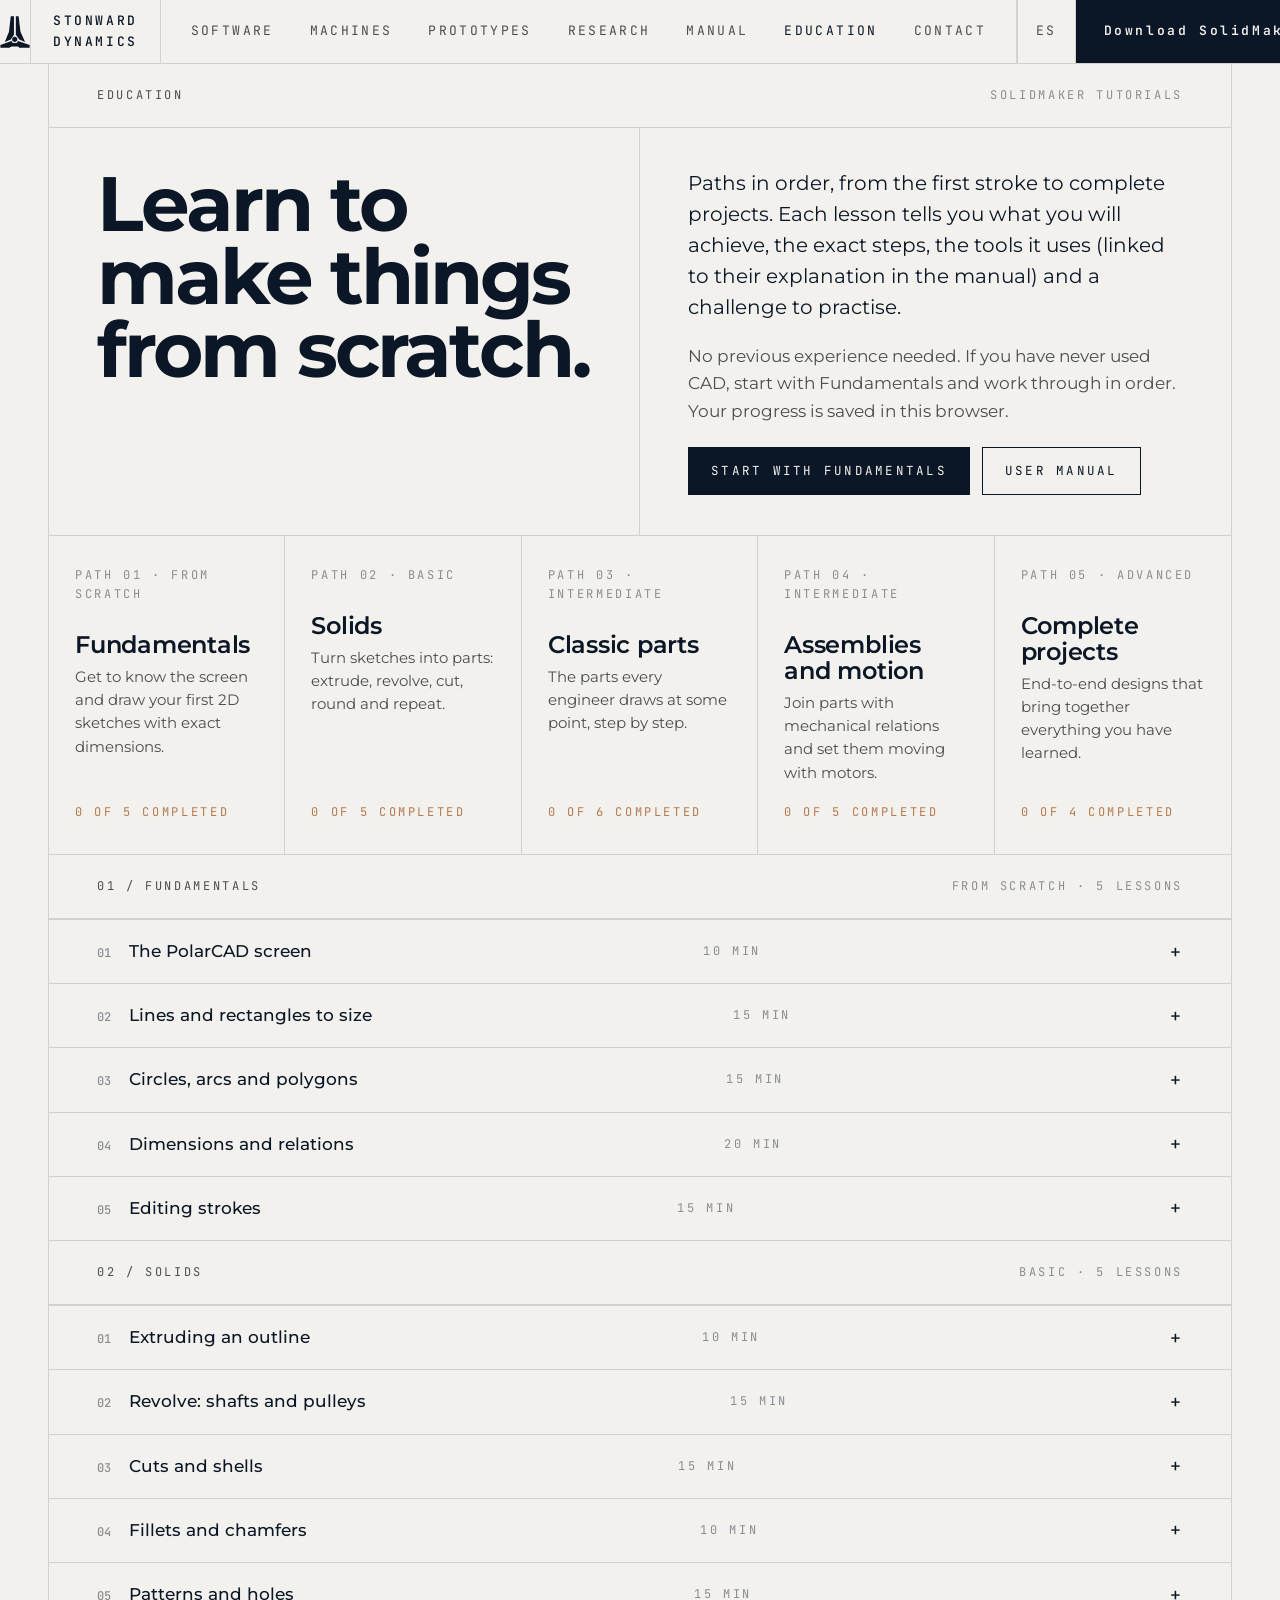
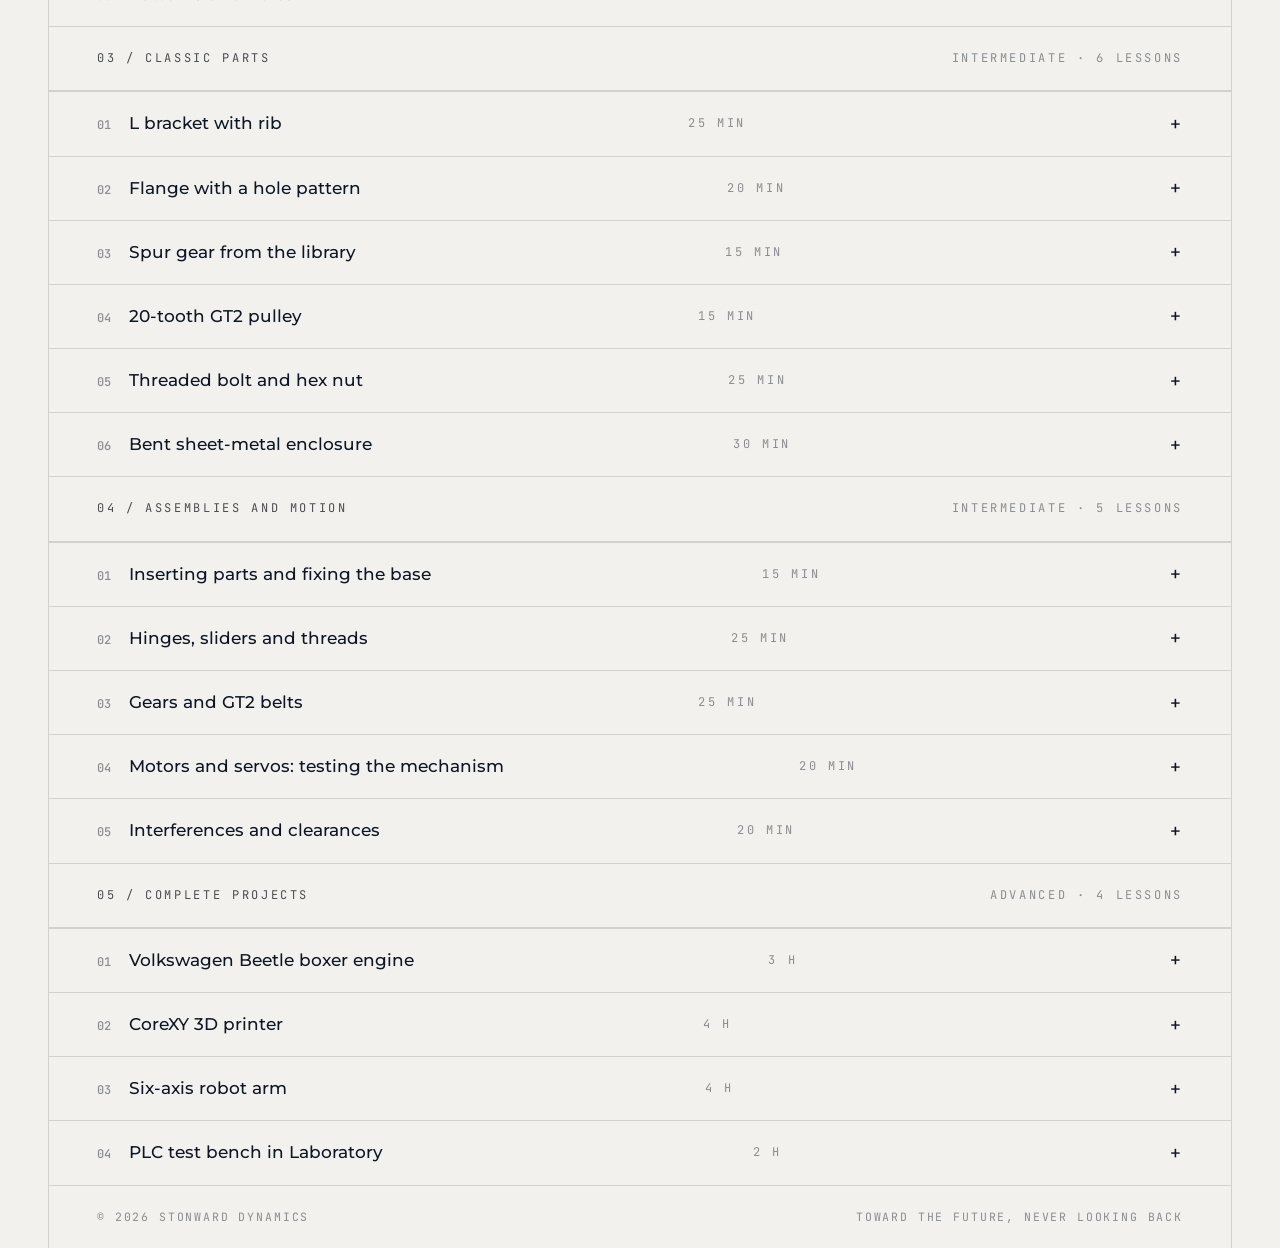
<file: educacion-en.html>
<!doctype html>
<html lang="en">
<head>
<meta charset="utf-8">
<meta name="viewport" content="width=device-width, initial-scale=1">
<title>Education · Stonward Dynamics</title>
<meta name="description" content="SolidMaker tutorials from scratch: 2D sketches, solids, classic parts, assemblies and complete projects.">
<meta property="og:type" content="website">
<meta property="og:site_name" content="Stonward Dynamics">
<meta property="og:title" content="Education · Stonward Dynamics">
<meta property="og:description" content="SolidMaker tutorials from scratch: 2D sketches, solids, classic parts, assemblies and complete projects.">
<meta property="og:image" content="https://docwinterford.github.io/stonward-dynamic/img/solidmaker.jpg">
<meta property="og:url" content="https://docwinterford.github.io/stonward-dynamic/educacion-en.html">
<meta name="twitter:card" content="summary_large_image">
<meta name="theme-color" content="#0b1626">
<link rel="icon" href="img/icono.svg" type="image/svg+xml">
<link rel="preconnect" href="https://fonts.googleapis.com">
<link rel="preconnect" href="https://fonts.gstatic.com" crossorigin>
<link href="https://fonts.googleapis.com/css2?family=JetBrains+Mono:wght@400;500;600&family=Montserrat:wght@300;400;500;600;700&display=swap" rel="stylesheet">
<link rel="stylesheet" href="css/claro.css">
<link rel="stylesheet" href="css/solidmaker.css">
<link rel="stylesheet" href="css/educacion.css">
</head>
<body>
<nav class="barra" id="nav">
  <a class="logo" href="index-en.html" aria-label="Stonward Dynamics">
    <svg viewBox="50 30 522 556" fill="currentColor"><path d="M292.844 35.784V356.122L237.139 440.552L133.702 481.219L206.638 304.845L237.139 35.784Z"/><path d="M325.627 35.784H373.69L406.133 304.845L486.64 481.219L385.706 440.552L325.627 356.122Z"/><path d="M56.471 536.252L251.128 464.157L271.555 499.003H338.844L364.078 464.157L565.945 536.252V580.711H385.706L364.078 559.082H251.128L213.273 580.711H56.471Z"/><path d="M306 386.624L349.301 411.624V461.624L306 486.624L262.699 461.624V411.624Z"/></svg>
  </a>
  <span class="marca-txt">STONWARD DYNAMICS</span>
  <div class="menu">
    <a href="index-en.html#software">Software</a>
    <a href="index-en.html#maquinas">Machines</a>
    <a href="index-en.html#prototipos">Prototypes</a>
    <a href="index-en.html#investigacion">Research</a>
    <a href="manual-en.html">Manual</a>
    <a href="educacion-en.html" class="activo">Education</a>
    <a href="index-en.html#contacto">Contact</a>
  </div>
  <span class="relleno"></span>
  <a class="idioma" href="educacion.html" hreflang="es" lang="es">ES</a>
  <a class="contacto-mini" href="mailto:mr.winterford@gmail.com">Write to us</a>
  <a class="cta" href="solidmaker-en.html#descargas">Download SolidMaker</a>
  <button class="hamb" id="nav-menu" aria-label="Menu">≡</button>
</nav>

<main class="lienzo pagina">
<header class="franja">
  <div class="franja-cab"><span class="rotulo">Education</span><span class="rotulo tenue">SolidMaker tutorials</span></div>
  <div class="celdas c2">
    <div class="relleno-celda"><h1 class="sm-titulo" style="font-size:clamp(48px,6vw,92px)">Learn to make things from scratch.</h1></div>
    <div class="relleno-celda">
      <p class="parrafo grande" style="margin-top:0">Paths in order, from the first stroke to complete projects. Each lesson tells you what you will achieve, the exact steps, the tools it uses (linked to their explanation in the manual) and a challenge to practise.</p>
      <p class="parrafo">No previous experience needed. If you have never used CAD, start with Fundamentals and work through in order. Your progress is saved in this browser.</p>
      <div class="acciones" style="margin-top:22px"><a class="btn lleno" href="#fundamentos">Start with Fundamentals</a><a class="btn" href="manual-en.html">User manual</a></div>
    </div>
  </div>
  <div class="celdas c5 rutas" id="rutas"></div>
</header>
<div id="cursos"></div>
<footer class="pie"><span>© <span id="anio">2026</span> Stonward Dynamics</span><span>Toward the future, never looking back</span></footer>
</main>

<script src="data/cursos.en.js"></script>
<script src="js/sitio.js"></script>
<script src="js/figuras-edu.js"></script>
<script src="js/educacion.js"></script>
</body>
</html>
</file>
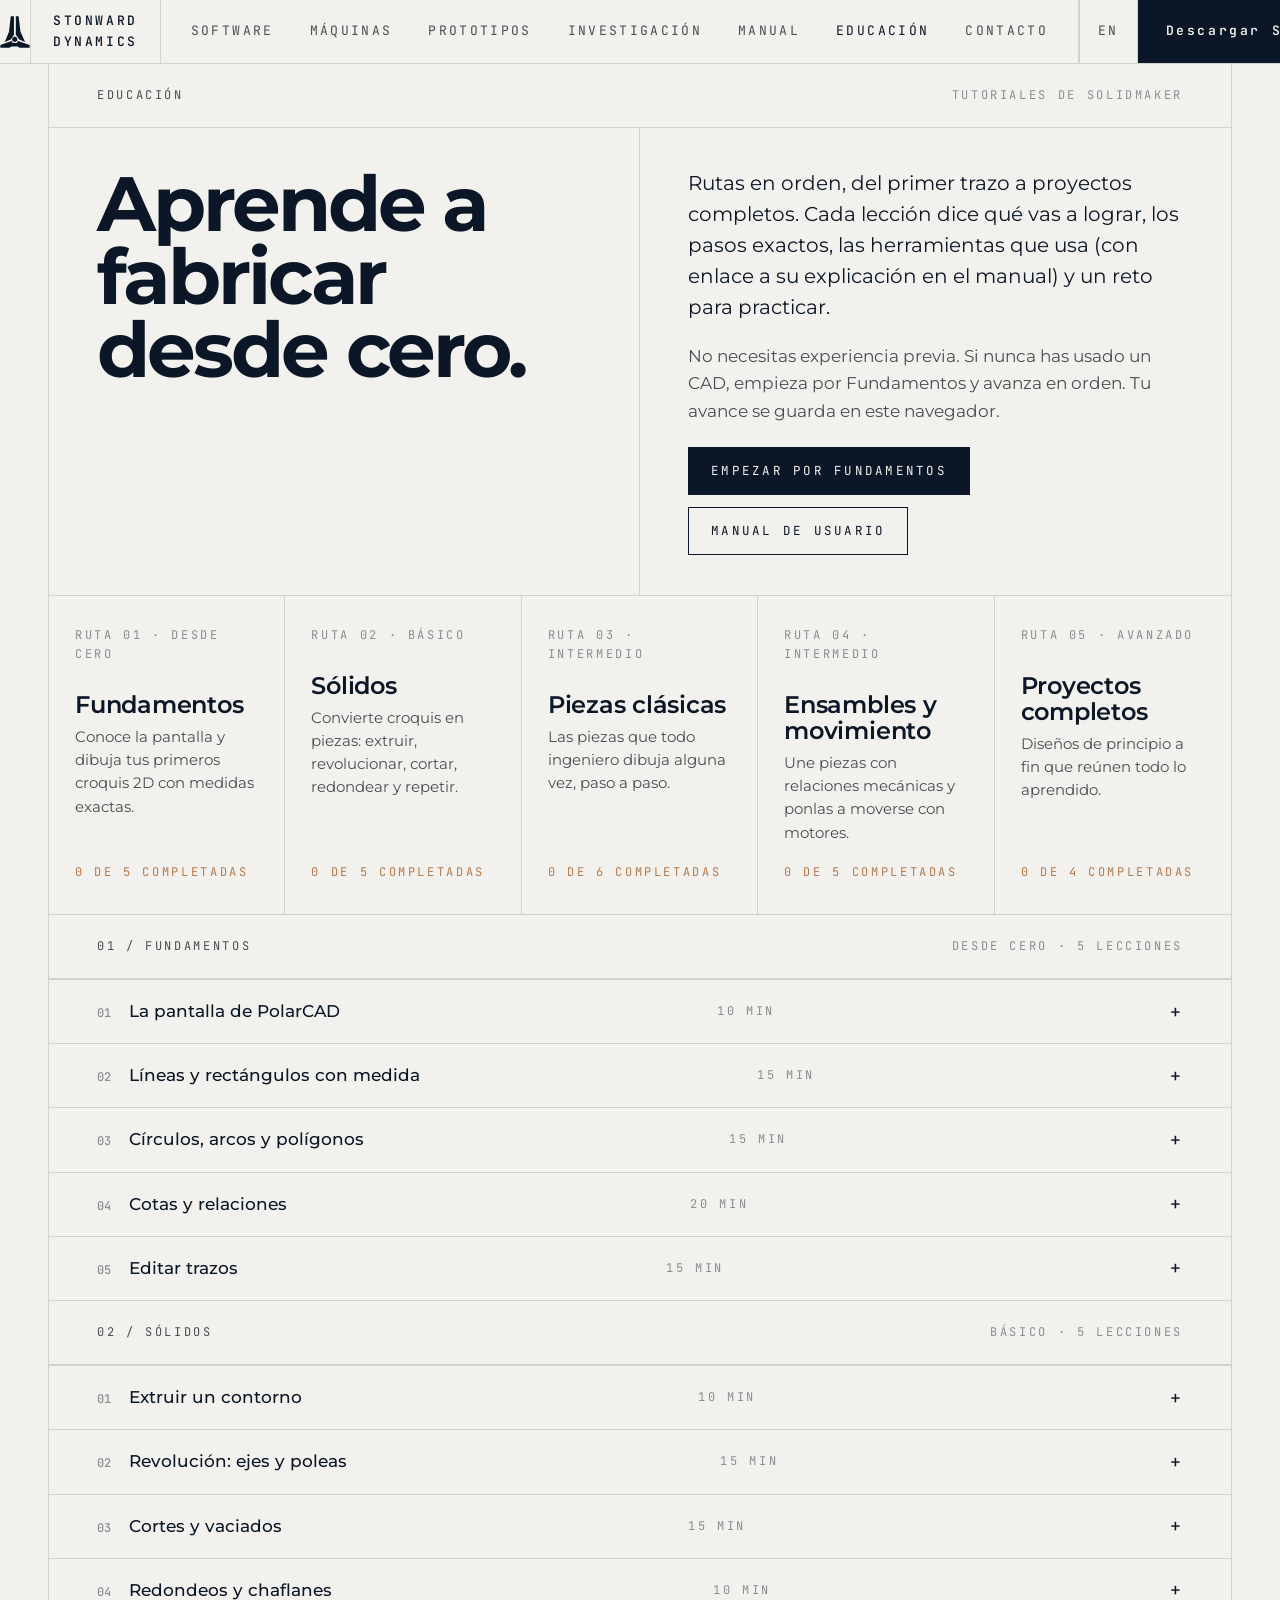
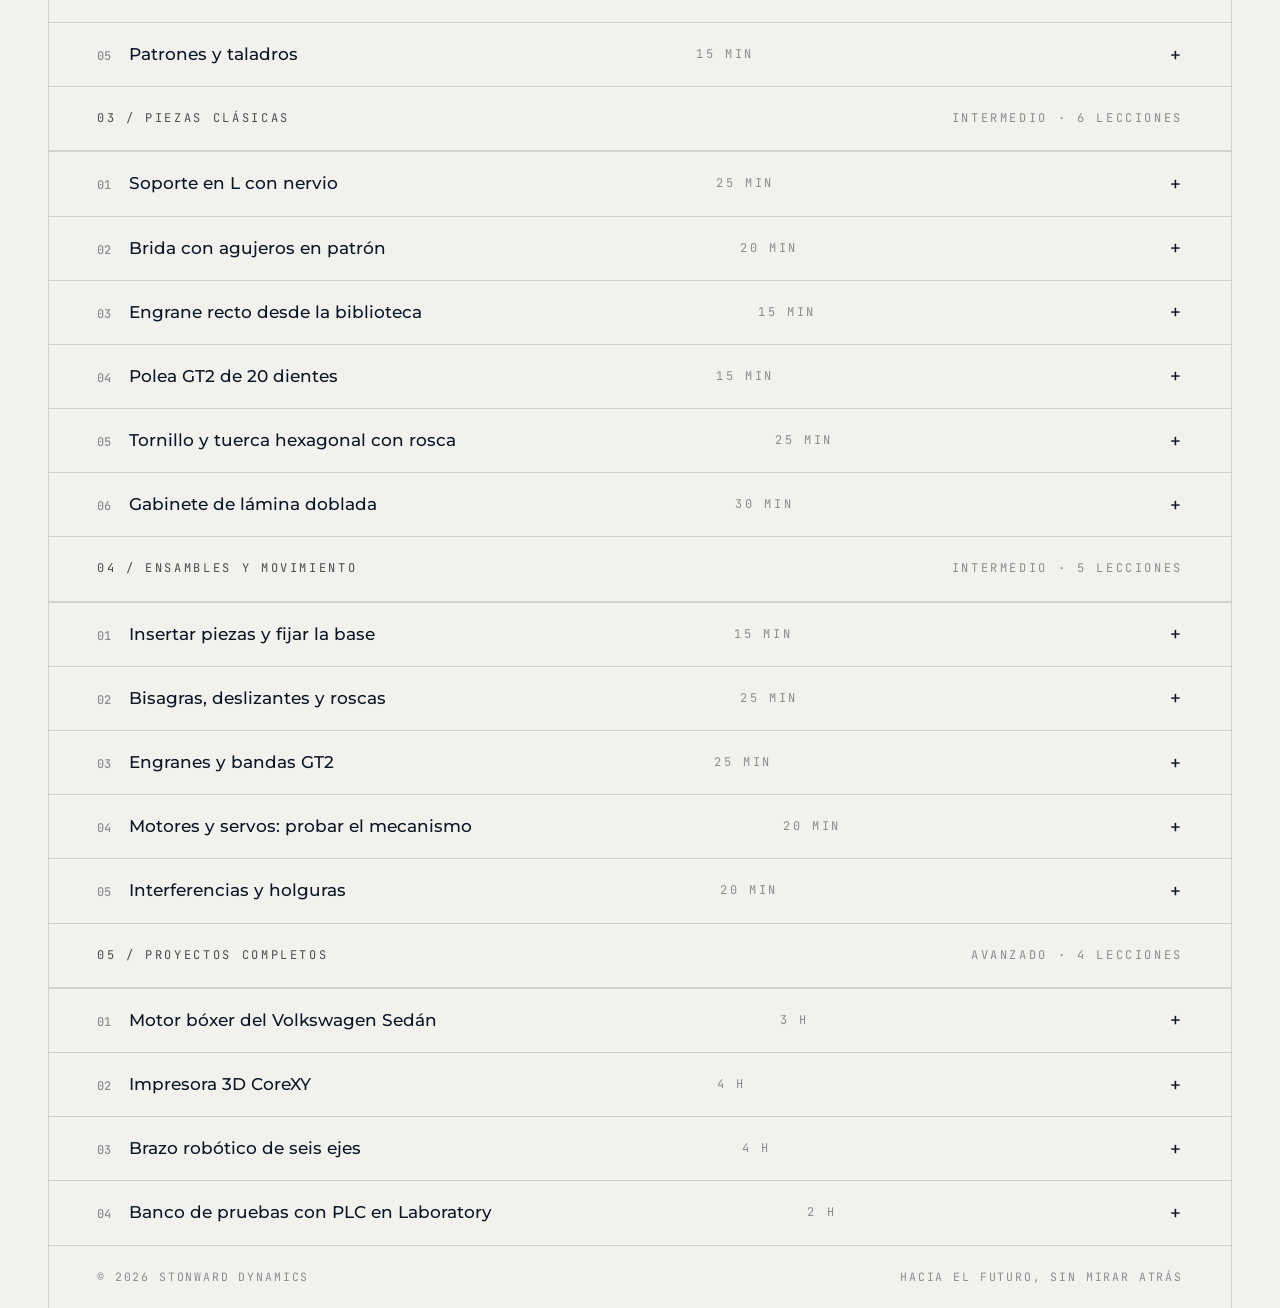
<file: educacion.html>
<!doctype html>
<html lang="es">
<head>
<meta charset="utf-8">
<meta name="viewport" content="width=device-width, initial-scale=1">
<title>Educación · Stonward Dynamics</title>
<meta name="description" content="Tutoriales de SolidMaker desde cero: croquis 2D, sólidos, piezas clásicas, ensambles y proyectos completos.">
<meta property="og:type" content="website">
<meta property="og:site_name" content="Stonward Dynamics">
<meta property="og:title" content="Educación · Stonward Dynamics">
<meta property="og:description" content="Tutoriales de SolidMaker desde cero: croquis 2D, sólidos, piezas clásicas, ensambles y proyectos completos.">
<meta property="og:image" content="https://docwinterford.github.io/stonward-dynamic/img/solidmaker.jpg">
<meta property="og:url" content="https://docwinterford.github.io/stonward-dynamic/educacion.html">
<meta name="twitter:card" content="summary_large_image">
<meta name="theme-color" content="#0b1626">
<link rel="icon" href="img/icono.svg" type="image/svg+xml">
<link rel="preconnect" href="https://fonts.googleapis.com">
<link rel="preconnect" href="https://fonts.gstatic.com" crossorigin>
<link href="https://fonts.googleapis.com/css2?family=JetBrains+Mono:wght@400;500;600&family=Montserrat:wght@300;400;500;600;700&display=swap" rel="stylesheet">
<link rel="stylesheet" href="css/claro.css">
<link rel="stylesheet" href="css/solidmaker.css">
<link rel="stylesheet" href="css/educacion.css">
</head>
<body>
<nav class="barra" id="nav">
  <a class="logo" href="index.html" aria-label="Stonward Dynamics">
    <svg viewBox="50 30 522 556" fill="currentColor"><path d="M292.844 35.784V356.122L237.139 440.552L133.702 481.219L206.638 304.845L237.139 35.784Z"/><path d="M325.627 35.784H373.69L406.133 304.845L486.64 481.219L385.706 440.552L325.627 356.122Z"/><path d="M56.471 536.252L251.128 464.157L271.555 499.003H338.844L364.078 464.157L565.945 536.252V580.711H385.706L364.078 559.082H251.128L213.273 580.711H56.471Z"/><path d="M306 386.624L349.301 411.624V461.624L306 486.624L262.699 461.624V411.624Z"/></svg>
  </a>
  <span class="marca-txt">STONWARD DYNAMICS</span>
  <div class="menu">
    <a href="index.html#software">Software</a>
    <a href="index.html#maquinas">Máquinas</a>
    <a href="index.html#prototipos">Prototipos</a>
    <a href="index.html#investigacion">Investigación</a>
    <a href="manual.html">Manual</a>
    <a href="educacion.html" class="activo">Educación</a>
    <a href="index.html#contacto">Contacto</a>
  </div>
  <span class="relleno"></span>
  <a class="idioma" href="educacion-en.html" hreflang="en" lang="en">EN</a>
  <a class="contacto-mini" href="mailto:mr.winterford@gmail.com">Escríbenos</a>
  <a class="cta" href="solidmaker.html#descargas">Descargar SolidMaker</a>
  <button class="hamb" id="nav-menu" aria-label="Menú">≡</button>
</nav>

<main class="lienzo pagina">
<header class="franja">
  <div class="franja-cab"><span class="rotulo">Educación</span><span class="rotulo tenue">Tutoriales de SolidMaker</span></div>
  <div class="celdas c2">
    <div class="relleno-celda"><h1 class="sm-titulo" style="font-size:clamp(48px,6vw,92px)">Aprende a fabricar desde cero.</h1></div>
    <div class="relleno-celda">
      <p class="parrafo grande" style="margin-top:0">Rutas en orden, del primer trazo a proyectos completos. Cada lección dice qué vas a lograr, los pasos exactos, las herramientas que usa (con enlace a su explicación en el manual) y un reto para practicar.</p>
      <p class="parrafo">No necesitas experiencia previa. Si nunca has usado un CAD, empieza por Fundamentos y avanza en orden. Tu avance se guarda en este navegador.</p>
      <div class="acciones" style="margin-top:22px"><a class="btn lleno" href="#fundamentos">Empezar por Fundamentos</a><a class="btn" href="manual.html">Manual de usuario</a></div>
    </div>
  </div>
  <div class="celdas c5 rutas" id="rutas"></div>
</header>
<div id="cursos"></div>
<footer class="pie"><span>© <span id="anio">2026</span> Stonward Dynamics</span><span>Hacia el futuro, sin mirar atrás</span></footer>
</main>

<script src="data/cursos.js"></script>
<script src="js/sitio.js"></script>
<script src="js/figuras-edu.js"></script>
<script src="js/educacion.js"></script>
</body>
</html>
</file>
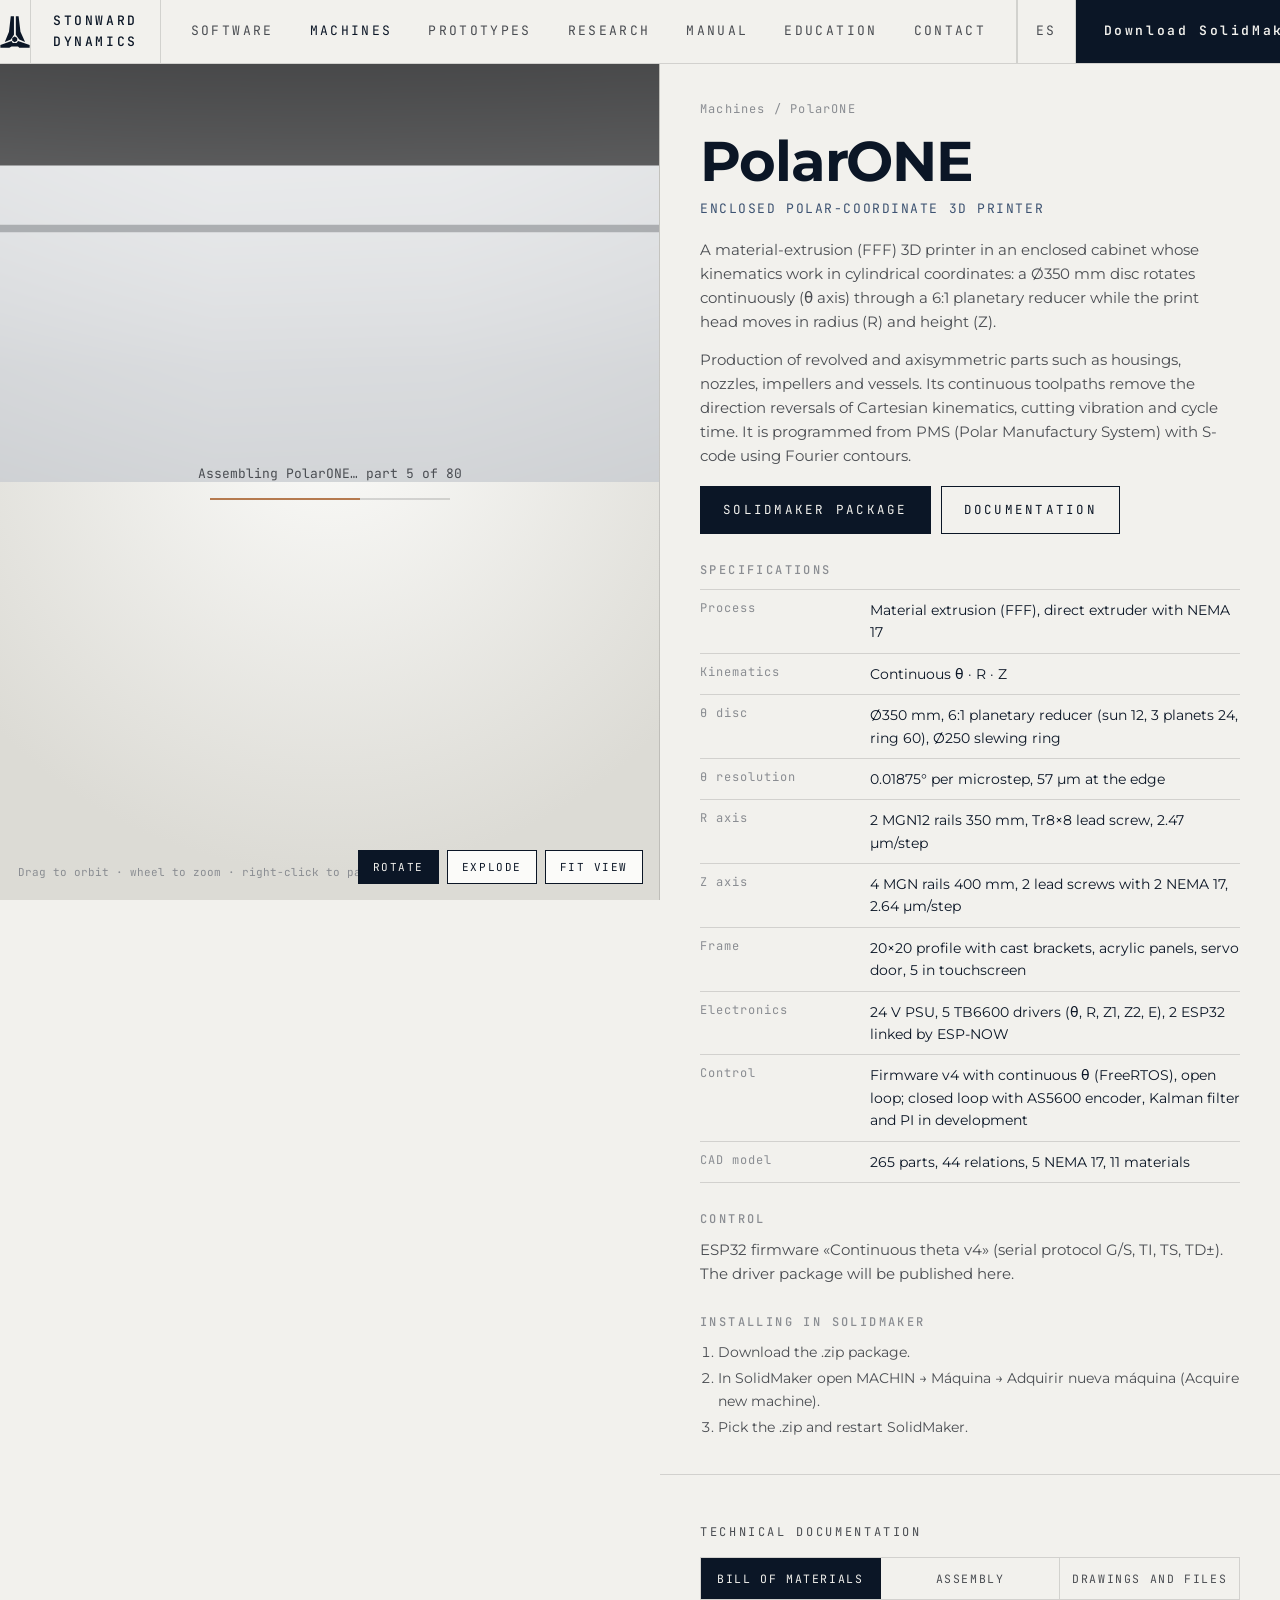
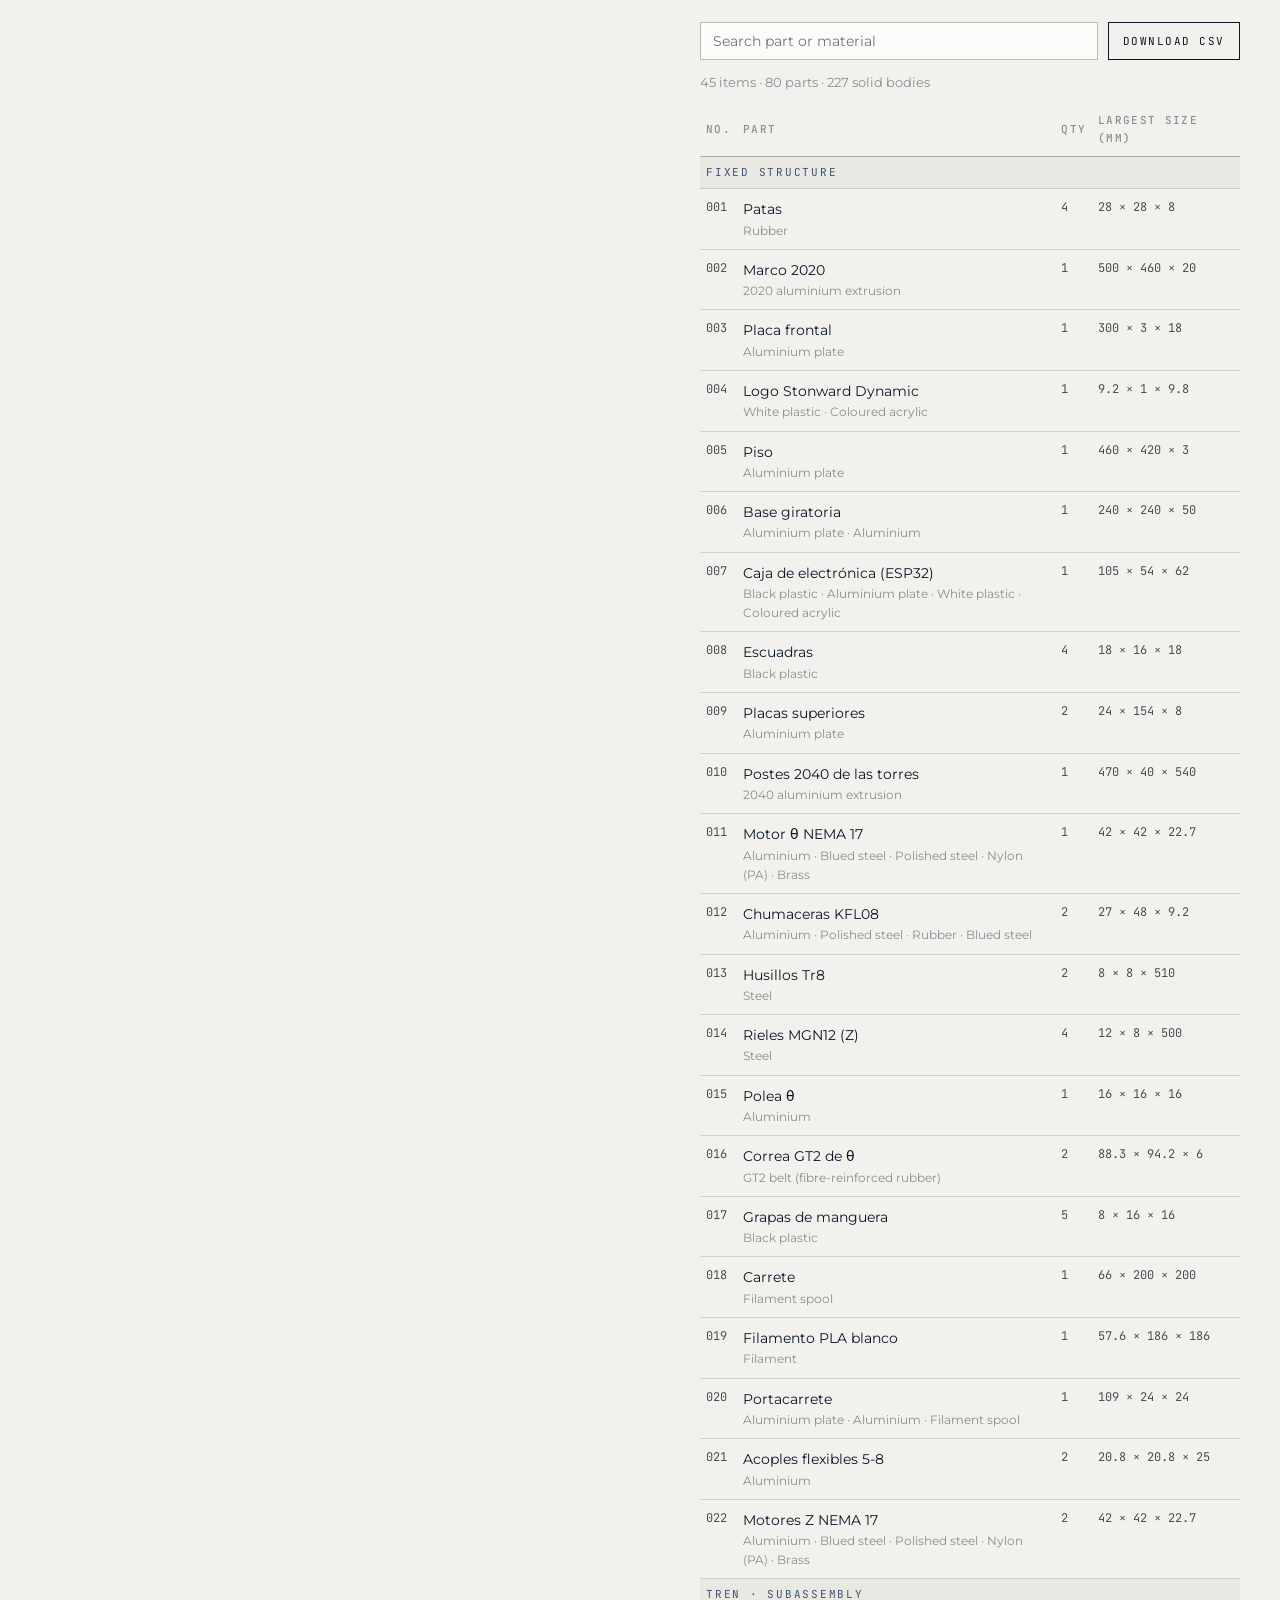
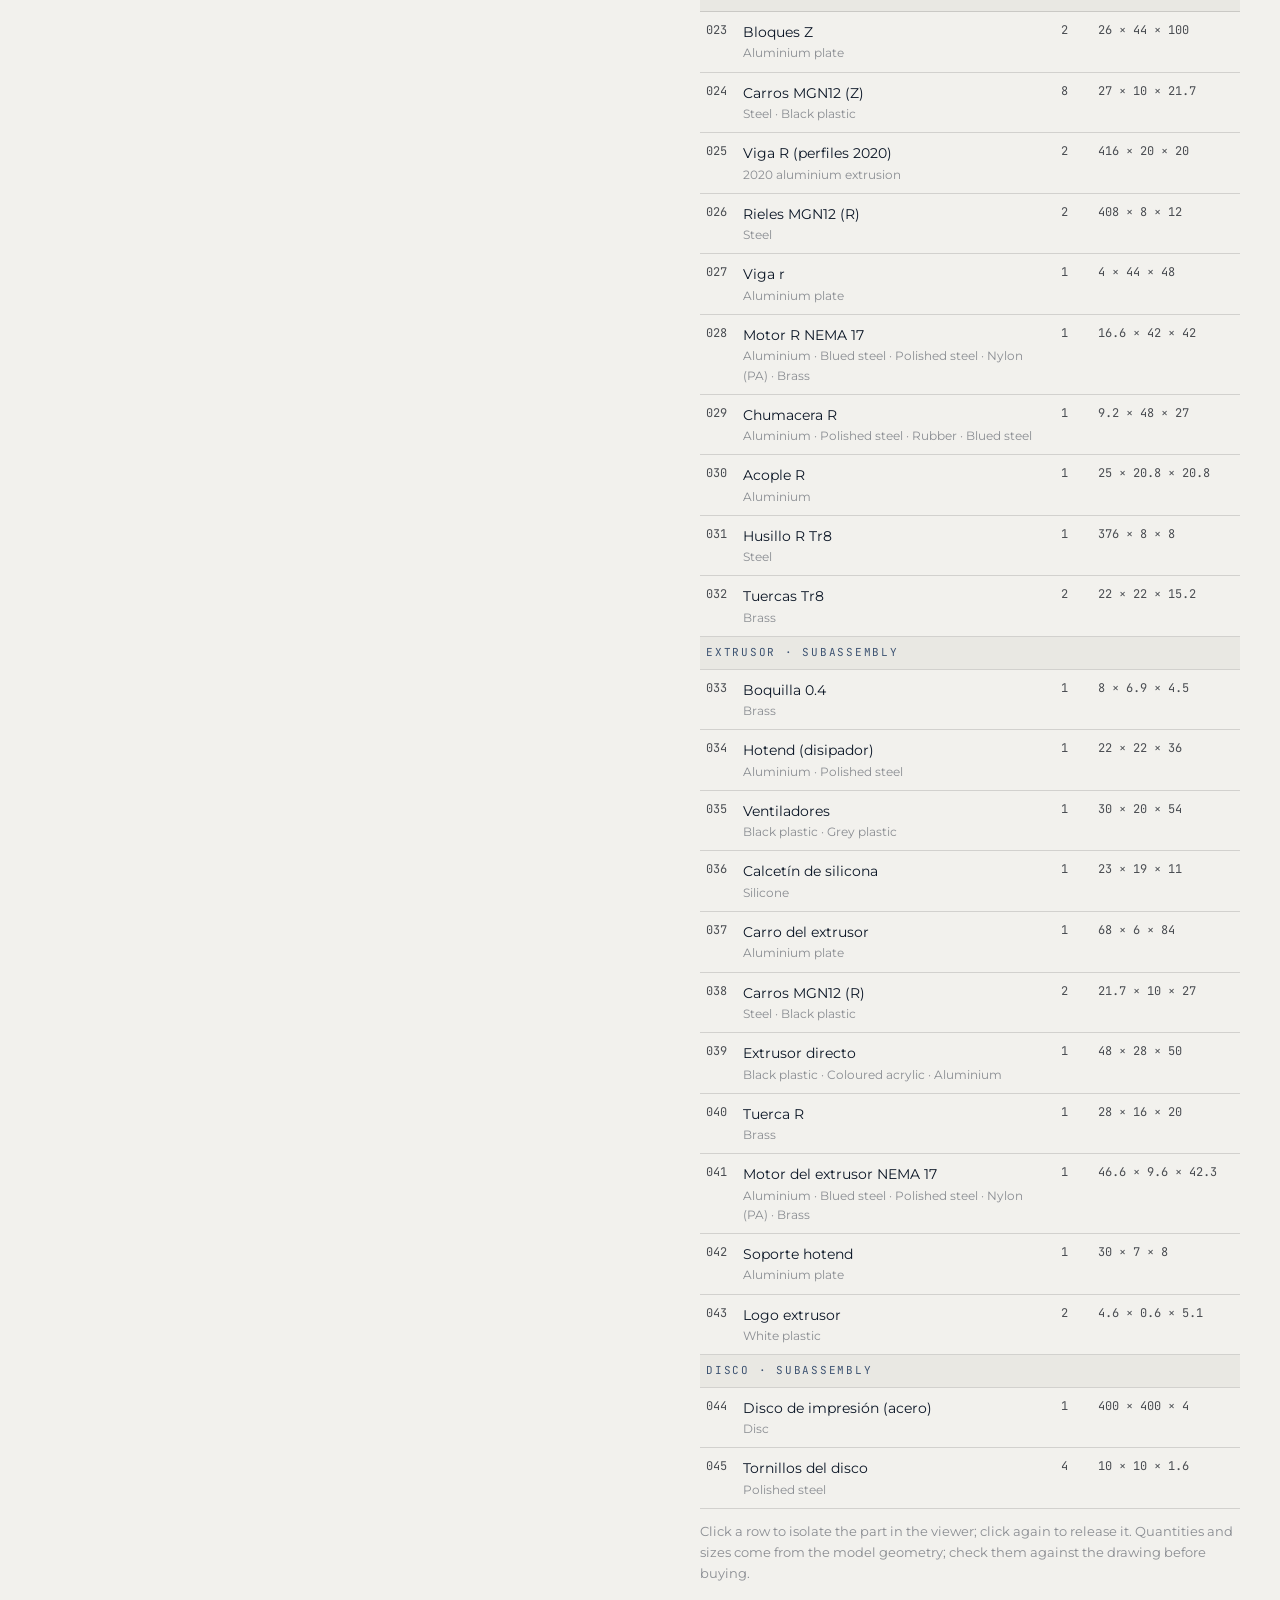
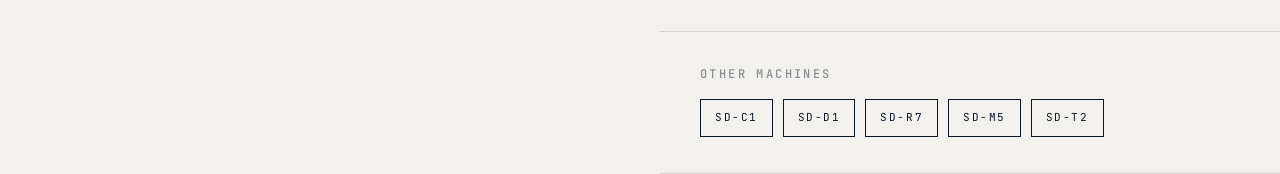
<file: maquina-en.html>
<!doctype html>
<html lang="en">
<head>
<meta charset="utf-8">
<meta name="viewport" content="width=device-width, initial-scale=1">
<title>Machine · Stonward Dynamics</title>
<meta name="description" content="Stonward Dynamics: manufacturing software and machines designed in Mexico.">
<meta property="og:type" content="website">
<meta property="og:site_name" content="Stonward Dynamics">
<meta property="og:title" content="Machine · Stonward Dynamics">
<meta property="og:description" content="Stonward Dynamics: manufacturing software and machines designed in Mexico.">
<meta property="og:image" content="https://docwinterford.github.io/stonward-dynamic/img/polarone.jpg">
<meta property="og:url" content="https://docwinterford.github.io/stonward-dynamic/maquina-en.html">
<meta name="twitter:card" content="summary_large_image">
<meta name="theme-color" content="#0b1626">
<link rel="icon" href="img/icono.svg" type="image/svg+xml">
<link rel="preconnect" href="https://fonts.googleapis.com">
<link rel="preconnect" href="https://fonts.gstatic.com" crossorigin>
<link href="https://fonts.googleapis.com/css2?family=JetBrains+Mono:wght@400;500;600&family=Montserrat:wght@300;400;500;600;700&display=swap" rel="stylesheet">
<link rel="stylesheet" href="css/claro.css">
<link rel="stylesheet" href="css/maquina.css">
<script type="importmap">{ "imports": { "three": "./vendor/three.module.min.js", "three/addons/": "./vendor/addons/" } }</script>
</head>
<body>
<nav class="barra" id="nav">
  <a class="logo" href="index-en.html" aria-label="Stonward Dynamics">
    <svg viewBox="50 30 522 556" fill="currentColor"><path d="M292.844 35.784V356.122L237.139 440.552L133.702 481.219L206.638 304.845L237.139 35.784Z"/><path d="M325.627 35.784H373.69L406.133 304.845L486.64 481.219L385.706 440.552L325.627 356.122Z"/><path d="M56.471 536.252L251.128 464.157L271.555 499.003H338.844L364.078 464.157L565.945 536.252V580.711H385.706L364.078 559.082H251.128L213.273 580.711H56.471Z"/><path d="M306 386.624L349.301 411.624V461.624L306 486.624L262.699 461.624V411.624Z"/></svg>
  </a>
  <span class="marca-txt">STONWARD DYNAMICS</span>
  <div class="menu">
    <a href="index-en.html#software">Software</a>
    <a href="index-en.html#maquinas" class="activo">Machines</a>
    <a href="index-en.html#prototipos">Prototypes</a>
    <a href="index-en.html#investigacion">Research</a>
    <a href="manual-en.html">Manual</a>
    <a href="educacion-en.html">Education</a>
    <a href="index-en.html#contacto">Contact</a>
  </div>
  <span class="relleno"></span>
  <a class="idioma" href="maquina.html" hreflang="es" lang="es">ES</a>
  <a class="contacto-mini" href="mailto:mr.winterford@gmail.com">Write to us</a>
  <a class="cta" href="solidmaker-en.html#descargas">Download SolidMaker</a>
  <button class="hamb" id="nav-menu" aria-label="Menu">≡</button>
</nav>

<main class="maq">
  <div class="visor" id="visor">
    <div class="carga" id="carga"><div><div id="estado">Preparing the viewer…</div><div class="progreso"><i id="barra"></i></div></div></div>
    <div class="aviso" id="aviso"></div>
    <div class="ayuda">Drag to orbit · wheel to zoom · right-click to pan</div>
    <div class="herramientas">
      <button class="btn chico lleno" id="b-girar">Rotate</button>
      <button class="btn chico" id="b-explotar">Explode</button>
      <button class="btn chico" id="b-vista">Fit view</button>
    </div>
  </div>

  <div class="columna">
    <section class="ficha">
      <div class="migas"><a href="index-en.html#maquinas">Machines</a> / <span id="f-miga">Stonward</span></div>
      <h1 id="f-nombre">Machine</h1>
      <p class="modelo" id="f-modelo"></p>
      <p class="resumen" id="f-resumen"></p>
      <p class="resumen" id="f-uso"></p>
      <div class="acciones"><a class="btn lleno" id="f-descargar" download>SolidMaker package</a><a class="btn" href="#documentacion">Documentation</a></div>
      <h4>Specifications</h4>
      <dl class="datos" id="f-datos"></dl>
      <h4>Control</h4>
      <p class="resumen" id="f-driver"></p>
      <h4>Installing in SolidMaker</h4>
      <ol class="pasos-inst">
        <li>Download the .zip package.</li>
        <li>In SolidMaker open MACHIN → Máquina → Adquirir nueva máquina (Acquire new machine).</li>
        <li>Pick the .zip and restart SolidMaker.</li>
      </ol>
    </section>

    <section class="doc" id="documentacion">
      <p class="rotulo">Technical documentation</p>
      <div class="pestanas" role="tablist">
        <button class="activa" data-p="bom" role="tab">Bill of materials</button>
        <button data-p="montaje" role="tab">Assembly</button>
        <button data-p="planos" role="tab">Drawings and files</button>
      </div>

      <div class="panel activo" id="p-bom">
        <div class="herr-doc">
          <input type="search" id="bom-filtro" placeholder="Search part or material">
          <button class="btn chico" id="bom-csv">Download CSV</button>
        </div>
        <p class="nota" id="bom-total">Reading the package…</p>
        <table class="bom">
          <thead><tr><th>No.</th><th>Part</th><th>Qty</th><th>Largest size (mm)</th></tr></thead>
          <tbody id="bom-filas"></tbody>
        </table>
        <p class="nota">Click a row to isolate the part in the viewer; click again to release it. Quantities and sizes come from the model geometry; check them against the drawing before buying.</p>
      </div>

      <div class="panel" id="p-montaje">
        <div class="control-paso">
          <button class="btn chico" id="m-ant" aria-label="Previous step">‹</button>
          <div><b id="m-num">Step 0</b><span id="m-titulo">No parts</span></div>
          <button class="btn chico lleno" id="m-sig" aria-label="Next step">›</button>
        </div>
        <input type="range" id="m-barra" min="0" value="0" aria-label="Assembly step">
        <div class="acciones"><button class="btn chico" id="m-todo">Show full machine</button><button class="btn chico" id="m-reproducir">Play</button><button class="btn chico" id="m-manual">Assembly manual (PDF)</button></div>
        <ol class="secuencia" id="m-lista"></ol>
        <p class="nota">Sequence generated from the model: the fixed structure first, then each axis in kinematic-chain order, and within each one from the bottom up. The part fitted at each step is shown in copper.</p>
      </div>

      <div class="panel" id="p-planos">
        <p class="nota">Each drawing is generated here with the three orthographic views (front, top and side) and overall dimensions in millimetres. The STL files are the same ones in the package.</p>
        <ul class="archivos" id="pl-lista"></ul>
      </div>
    </section>

    <section class="otras">
      <h4>Other machines</h4>
      <div class="acciones" id="f-otras"></div>
    </section>
  </div>
</main>

<div class="modal" id="plano" hidden>
  <div class="hoja">
    <div class="hoja-barra"><b id="plano-titulo">Drawing</b><span class="relleno"></span><button class="btn chico lleno" id="plano-png">Download PNG</button><button class="btn chico" id="plano-cerrar">Close</button></div>
    <canvas id="plano-lienzo" width="2339" height="1654"></canvas>
  </div>
</div>

<script src="data/maquinas.en.js"></script>
<script src="vendor/jszip.min.js"></script>
<script src="js/sitio.js"></script>
<script type="module" src="js/visor.js"></script>
<script type="module" src="js/doc-maquina.js"></script>
</body>
</html>
</file>
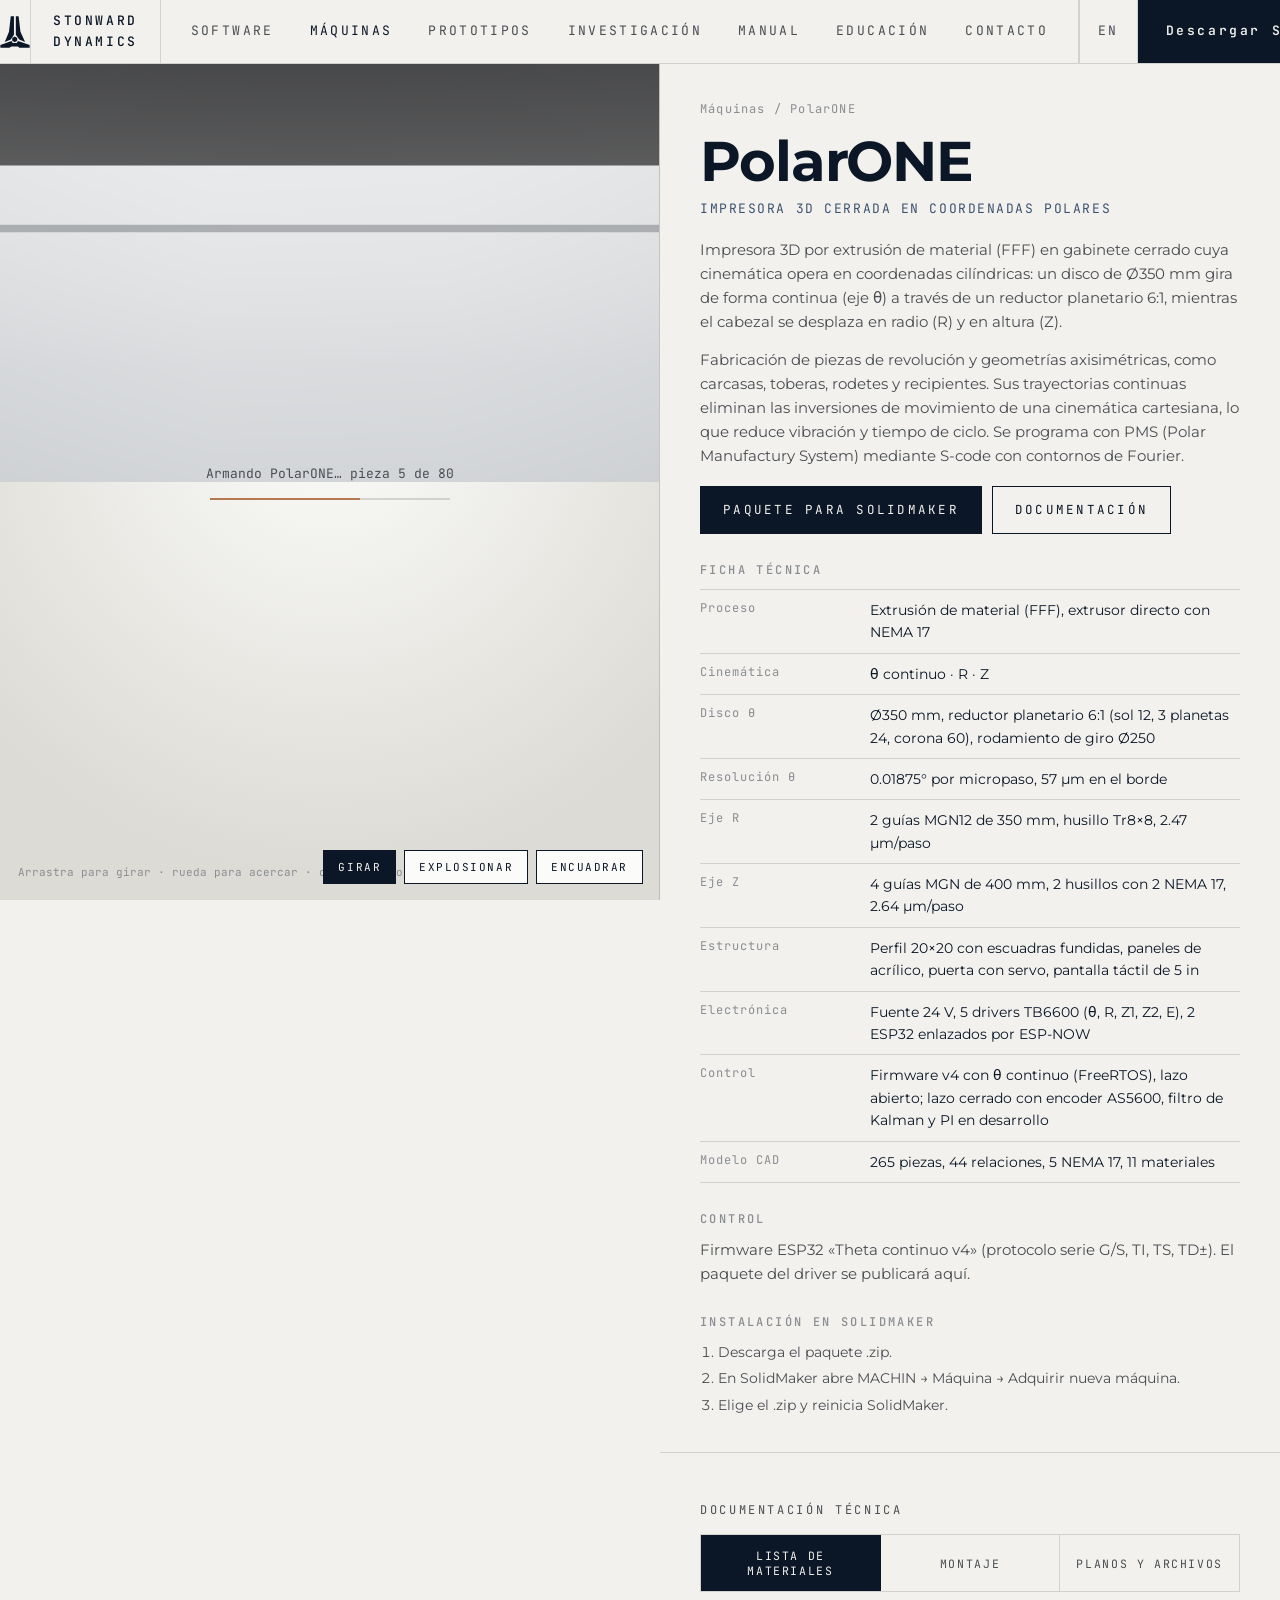
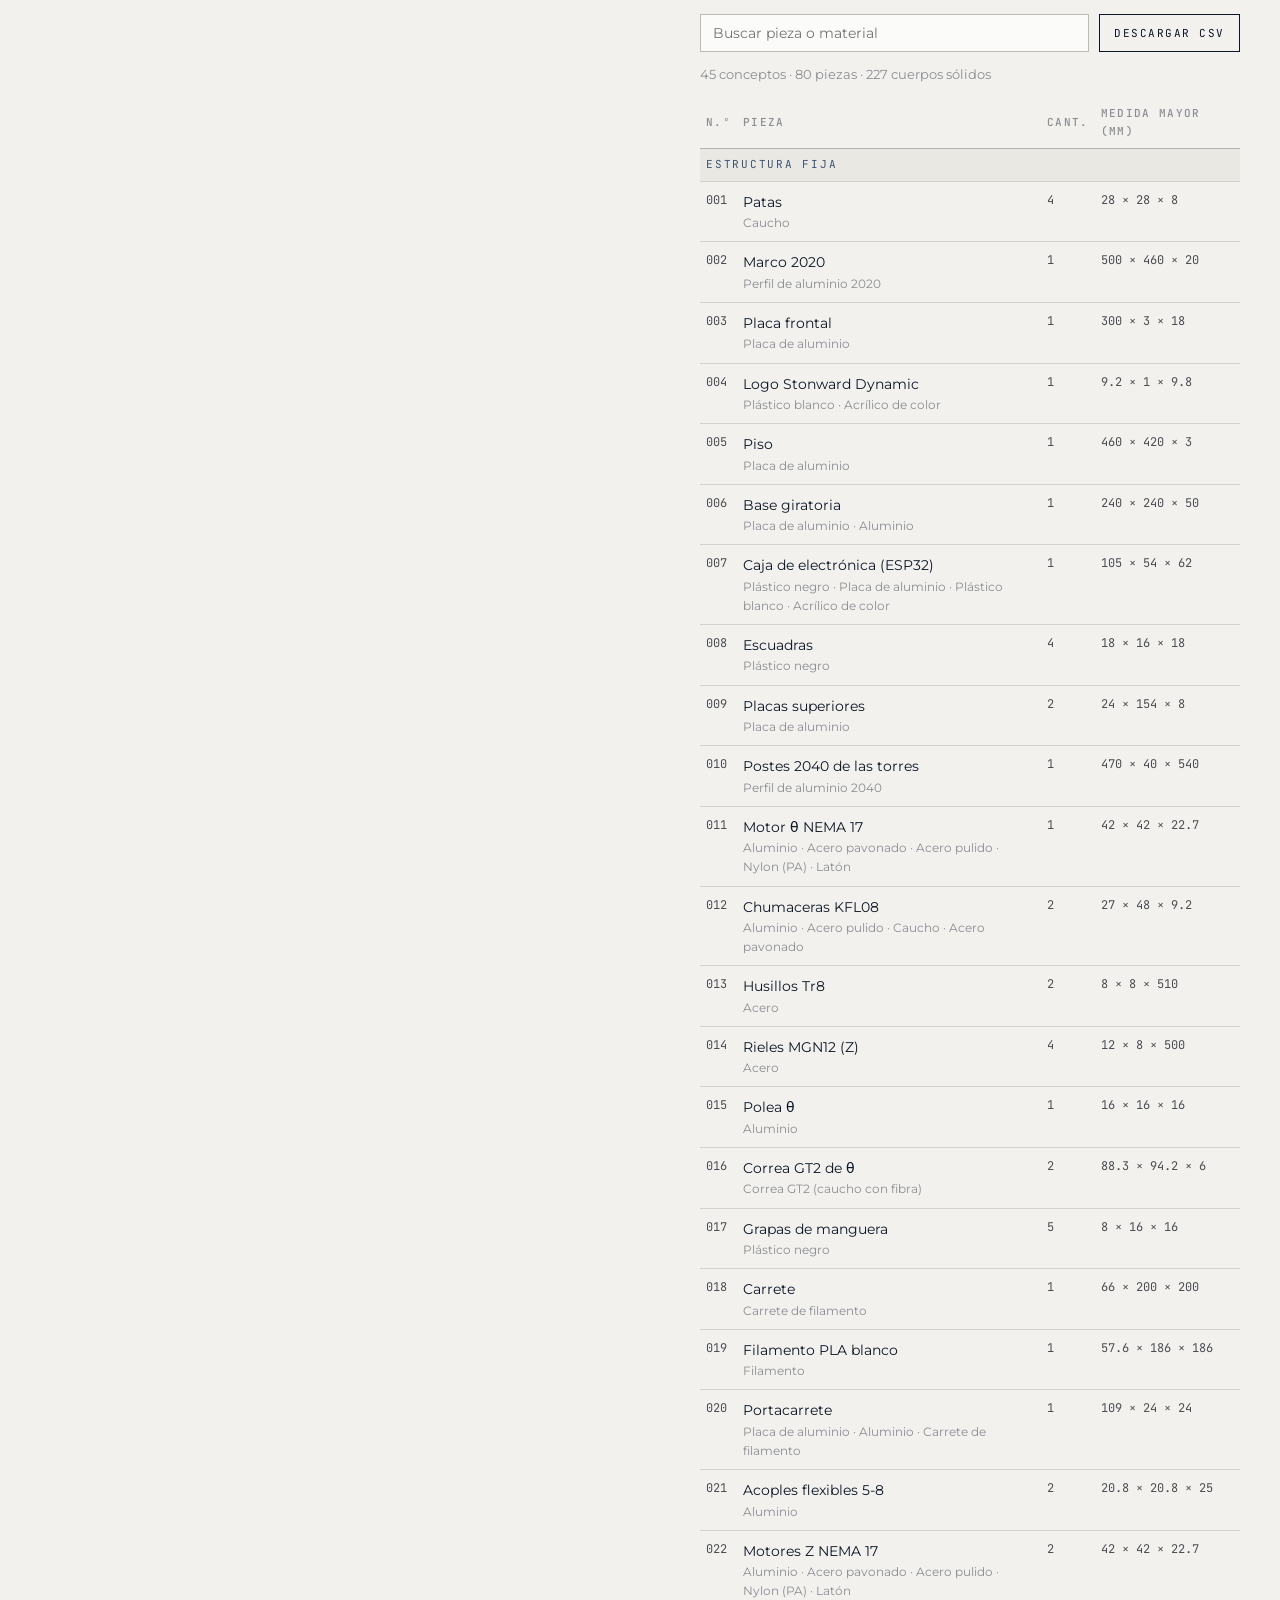
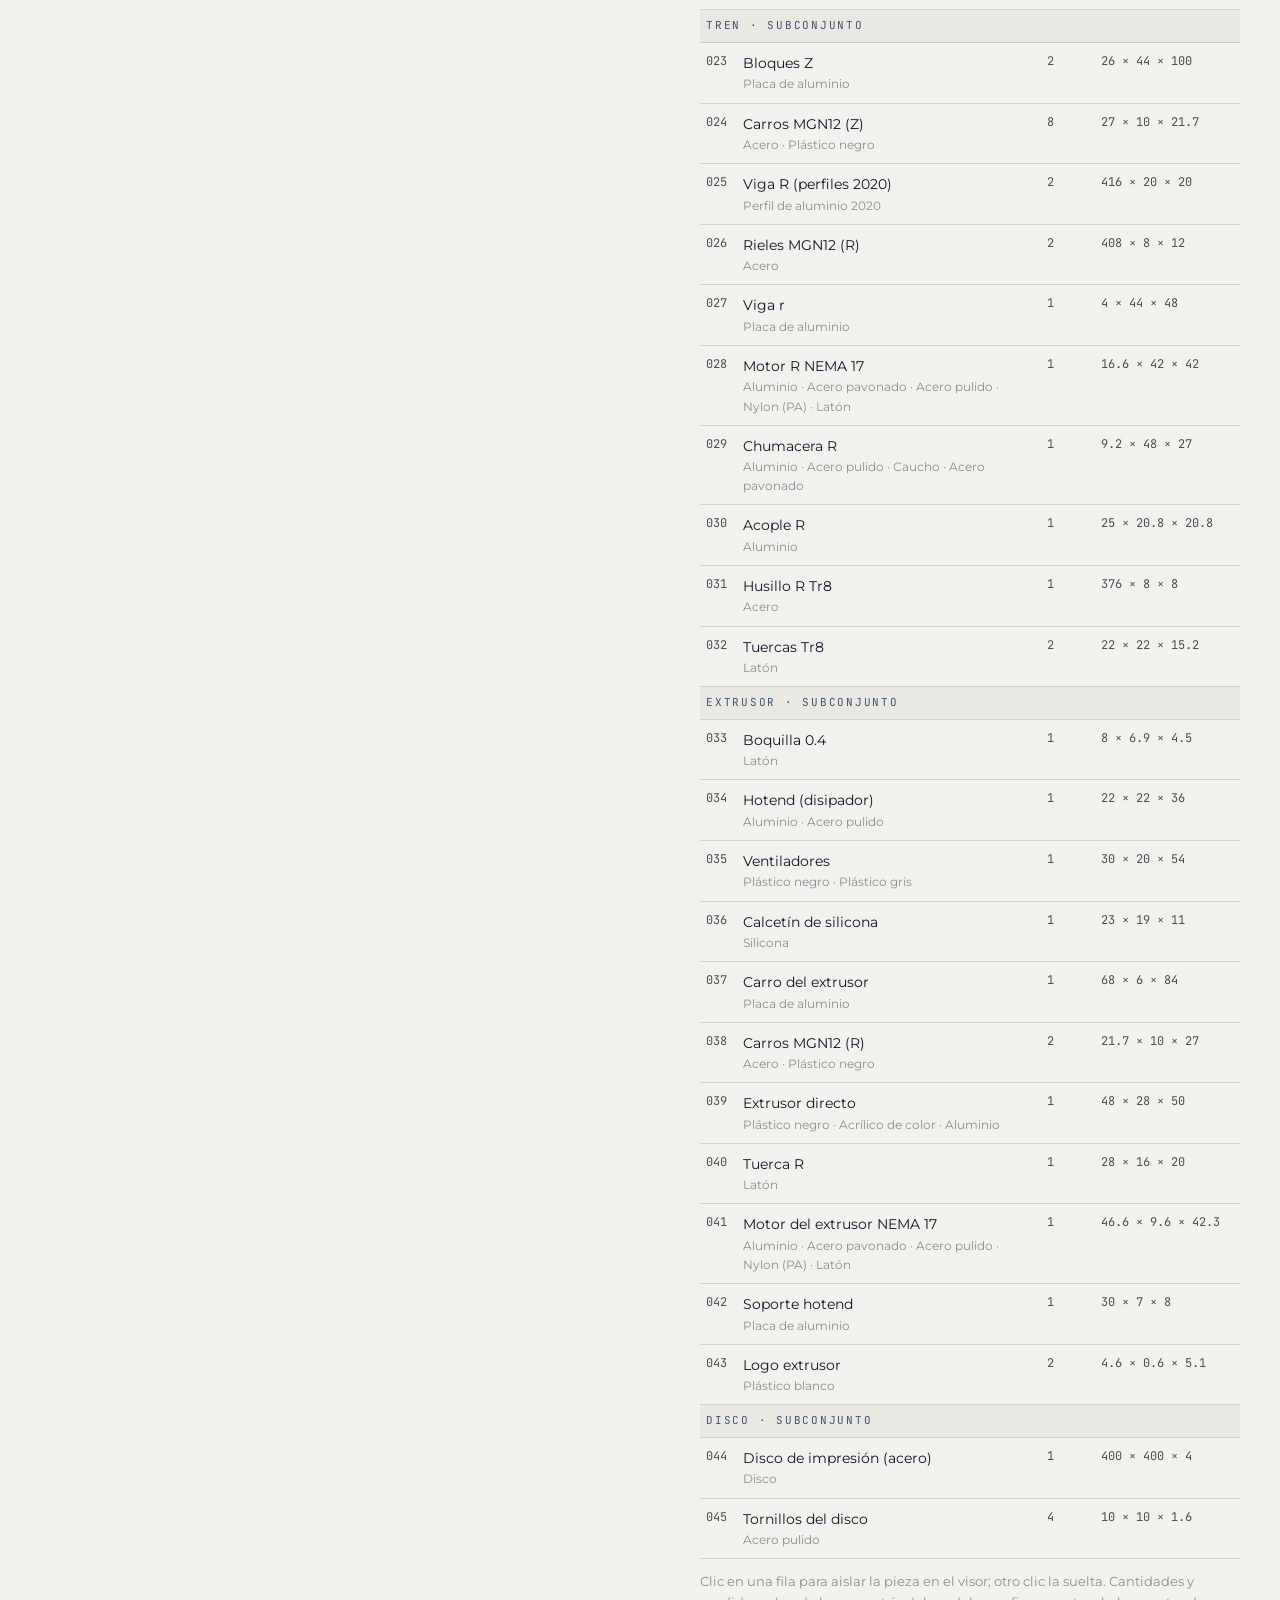
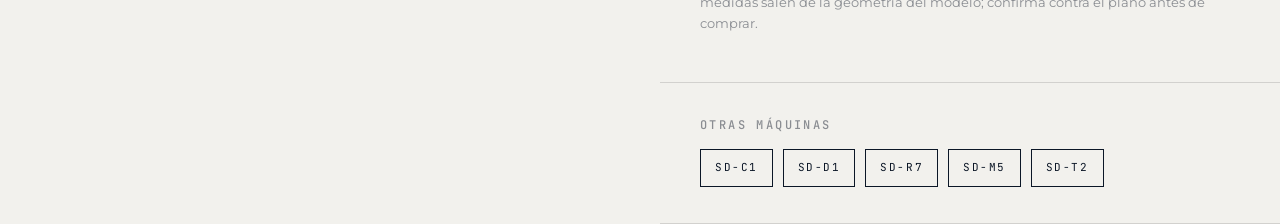
<file: maquina.html>
<!doctype html>
<html lang="es">
<head>
<meta charset="utf-8">
<meta name="viewport" content="width=device-width, initial-scale=1">
<title>Máquina · Stonward Dynamics</title>
<meta name="description" content="Stonward Dynamics: software de manufactura y máquinas diseñadas en México.">
<meta property="og:type" content="website">
<meta property="og:site_name" content="Stonward Dynamics">
<meta property="og:title" content="Máquina · Stonward Dynamics">
<meta property="og:description" content="Stonward Dynamics: software de manufactura y máquinas diseñadas en México.">
<meta property="og:image" content="https://docwinterford.github.io/stonward-dynamic/img/polarone.jpg">
<meta property="og:url" content="https://docwinterford.github.io/stonward-dynamic/maquina.html">
<meta name="twitter:card" content="summary_large_image">
<meta name="theme-color" content="#0b1626">
<link rel="icon" href="img/icono.svg" type="image/svg+xml">
<link rel="preconnect" href="https://fonts.googleapis.com">
<link rel="preconnect" href="https://fonts.gstatic.com" crossorigin>
<link href="https://fonts.googleapis.com/css2?family=JetBrains+Mono:wght@400;500;600&family=Montserrat:wght@300;400;500;600;700&display=swap" rel="stylesheet">
<link rel="stylesheet" href="css/claro.css">
<link rel="stylesheet" href="css/maquina.css">
<script type="importmap">{ "imports": { "three": "./vendor/three.module.min.js", "three/addons/": "./vendor/addons/" } }</script>
</head>
<body>
<nav class="barra" id="nav">
  <a class="logo" href="index.html" aria-label="Stonward Dynamics">
    <svg viewBox="50 30 522 556" fill="currentColor"><path d="M292.844 35.784V356.122L237.139 440.552L133.702 481.219L206.638 304.845L237.139 35.784Z"/><path d="M325.627 35.784H373.69L406.133 304.845L486.64 481.219L385.706 440.552L325.627 356.122Z"/><path d="M56.471 536.252L251.128 464.157L271.555 499.003H338.844L364.078 464.157L565.945 536.252V580.711H385.706L364.078 559.082H251.128L213.273 580.711H56.471Z"/><path d="M306 386.624L349.301 411.624V461.624L306 486.624L262.699 461.624V411.624Z"/></svg>
  </a>
  <span class="marca-txt">STONWARD DYNAMICS</span>
  <div class="menu">
    <a href="index.html#software">Software</a>
    <a href="index.html#maquinas" class="activo">Máquinas</a>
    <a href="index.html#prototipos">Prototipos</a>
    <a href="index.html#investigacion">Investigación</a>
    <a href="manual.html">Manual</a>
    <a href="educacion.html">Educación</a>
    <a href="index.html#contacto">Contacto</a>
  </div>
  <span class="relleno"></span>
  <a class="idioma" href="maquina-en.html" hreflang="en" lang="en">EN</a>
  <a class="contacto-mini" href="mailto:mr.winterford@gmail.com">Escríbenos</a>
  <a class="cta" href="solidmaker.html#descargas">Descargar SolidMaker</a>
  <button class="hamb" id="nav-menu" aria-label="Menú">≡</button>
</nav>

<main class="maq">
  <div class="visor" id="visor">
    <div class="carga" id="carga"><div><div id="estado">Preparando el visor…</div><div class="progreso"><i id="barra"></i></div></div></div>
    <div class="aviso" id="aviso"></div>
    <div class="ayuda">Arrastra para girar · rueda para acercar · clic derecho para mover</div>
    <div class="herramientas">
      <button class="btn chico lleno" id="b-girar">Girar</button>
      <button class="btn chico" id="b-explotar">Explosionar</button>
      <button class="btn chico" id="b-vista">Encuadrar</button>
    </div>
  </div>

  <div class="columna">
    <section class="ficha">
      <div class="migas"><a href="index.html#maquinas">Máquinas</a> / <span id="f-miga">Stonward</span></div>
      <h1 id="f-nombre">Máquina</h1>
      <p class="modelo" id="f-modelo"></p>
      <p class="resumen" id="f-resumen"></p>
      <p class="resumen" id="f-uso"></p>
      <div class="acciones"><a class="btn lleno" id="f-descargar" download>Paquete para SolidMaker</a><a class="btn" href="#documentacion">Documentación</a></div>
      <h4>Ficha técnica</h4>
      <dl class="datos" id="f-datos"></dl>
      <h4>Control</h4>
      <p class="resumen" id="f-driver"></p>
      <h4>Instalación en SolidMaker</h4>
      <ol class="pasos-inst">
        <li>Descarga el paquete .zip.</li>
        <li>En SolidMaker abre MACHIN → Máquina → Adquirir nueva máquina.</li>
        <li>Elige el .zip y reinicia SolidMaker.</li>
      </ol>
    </section>

    <section class="doc" id="documentacion">
      <p class="rotulo">Documentación técnica</p>
      <div class="pestanas" role="tablist">
        <button class="activa" data-p="bom" role="tab">Lista de materiales</button>
        <button data-p="montaje" role="tab">Montaje</button>
        <button data-p="planos" role="tab">Planos y archivos</button>
      </div>

      <div class="panel activo" id="p-bom">
        <div class="herr-doc">
          <input type="search" id="bom-filtro" placeholder="Buscar pieza o material">
          <button class="btn chico" id="bom-csv">Descargar CSV</button>
        </div>
        <p class="nota" id="bom-total">Leyendo el paquete…</p>
        <table class="bom">
          <thead><tr><th>N.º</th><th>Pieza</th><th>Cant.</th><th>Medida mayor (mm)</th></tr></thead>
          <tbody id="bom-filas"></tbody>
        </table>
        <p class="nota">Clic en una fila para aislar la pieza en el visor; otro clic la suelta. Cantidades y medidas salen de la geometría del modelo; confirma contra el plano antes de comprar.</p>
      </div>

      <div class="panel" id="p-montaje">
        <div class="control-paso">
          <button class="btn chico" id="m-ant" aria-label="Paso anterior">‹</button>
          <div><b id="m-num">Paso 0</b><span id="m-titulo">Sin piezas</span></div>
          <button class="btn chico lleno" id="m-sig" aria-label="Paso siguiente">›</button>
        </div>
        <input type="range" id="m-barra" min="0" value="0" aria-label="Paso de montaje">
        <div class="acciones"><button class="btn chico" id="m-todo">Ver máquina completa</button><button class="btn chico" id="m-reproducir">Reproducir</button><button class="btn chico" id="m-manual">Manual de montaje (PDF)</button></div>
        <ol class="secuencia" id="m-lista"></ol>
        <p class="nota">Secuencia generada del modelo: primero la estructura fija, luego cada eje en el orden de su cadena cinemática, y dentro de cada uno de abajo hacia arriba. La pieza que se monta en cada paso se marca en cobre.</p>
      </div>

      <div class="panel" id="p-planos">
        <p class="nota">Cada plano se genera aquí con las tres vistas ortogonales (frontal, superior y lateral) y sus medidas generales en milímetros. Los STL son los mismos del paquete.</p>
        <ul class="archivos" id="pl-lista"></ul>
      </div>
    </section>

    <section class="otras">
      <h4>Otras máquinas</h4>
      <div class="acciones" id="f-otras"></div>
    </section>
  </div>
</main>

<div class="modal" id="plano" hidden>
  <div class="hoja">
    <div class="hoja-barra"><b id="plano-titulo">Plano</b><span class="relleno"></span><button class="btn chico lleno" id="plano-png">Descargar PNG</button><button class="btn chico" id="plano-cerrar">Cerrar</button></div>
    <canvas id="plano-lienzo" width="2339" height="1654"></canvas>
  </div>
</div>

<script src="data/maquinas.js"></script>
<script src="vendor/jszip.min.js"></script>
<script src="js/sitio.js"></script>
<script type="module" src="js/visor.js"></script>
<script type="module" src="js/doc-maquina.js"></script>
</body>
</html>
</file>
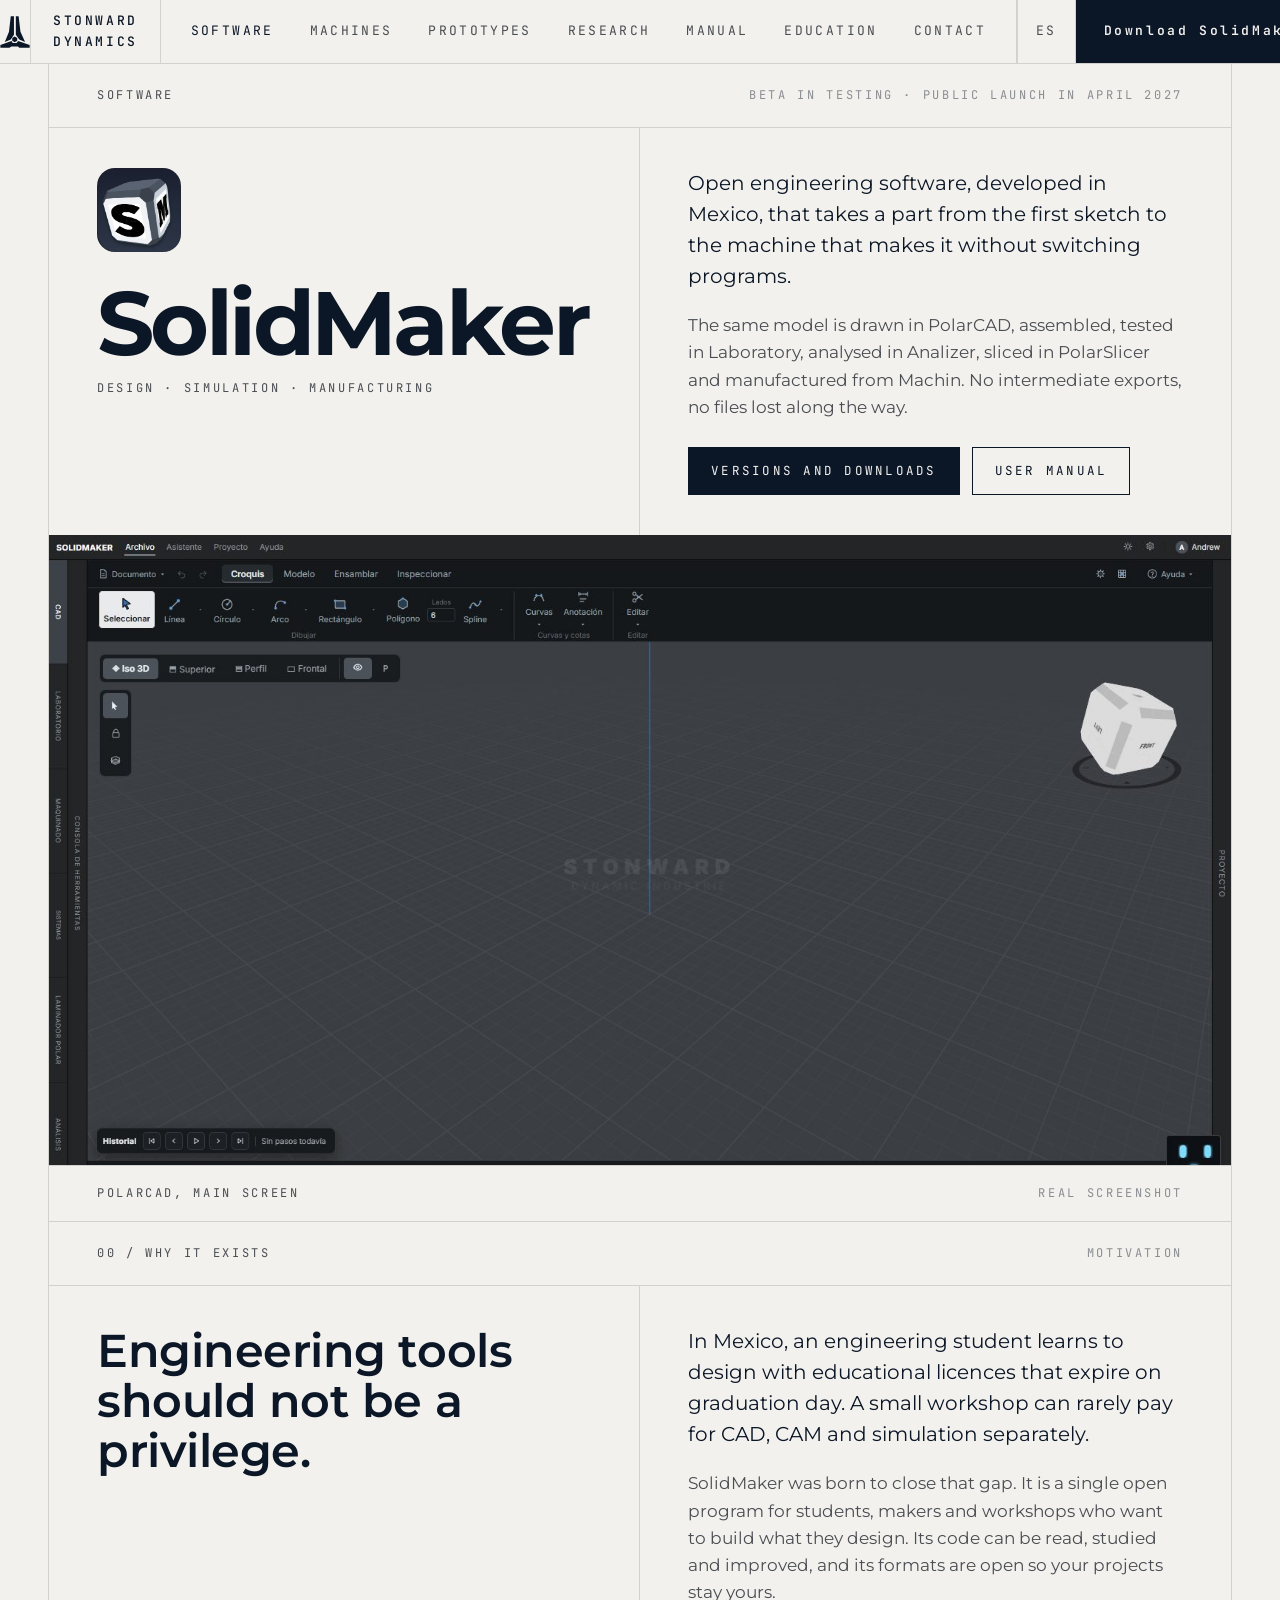
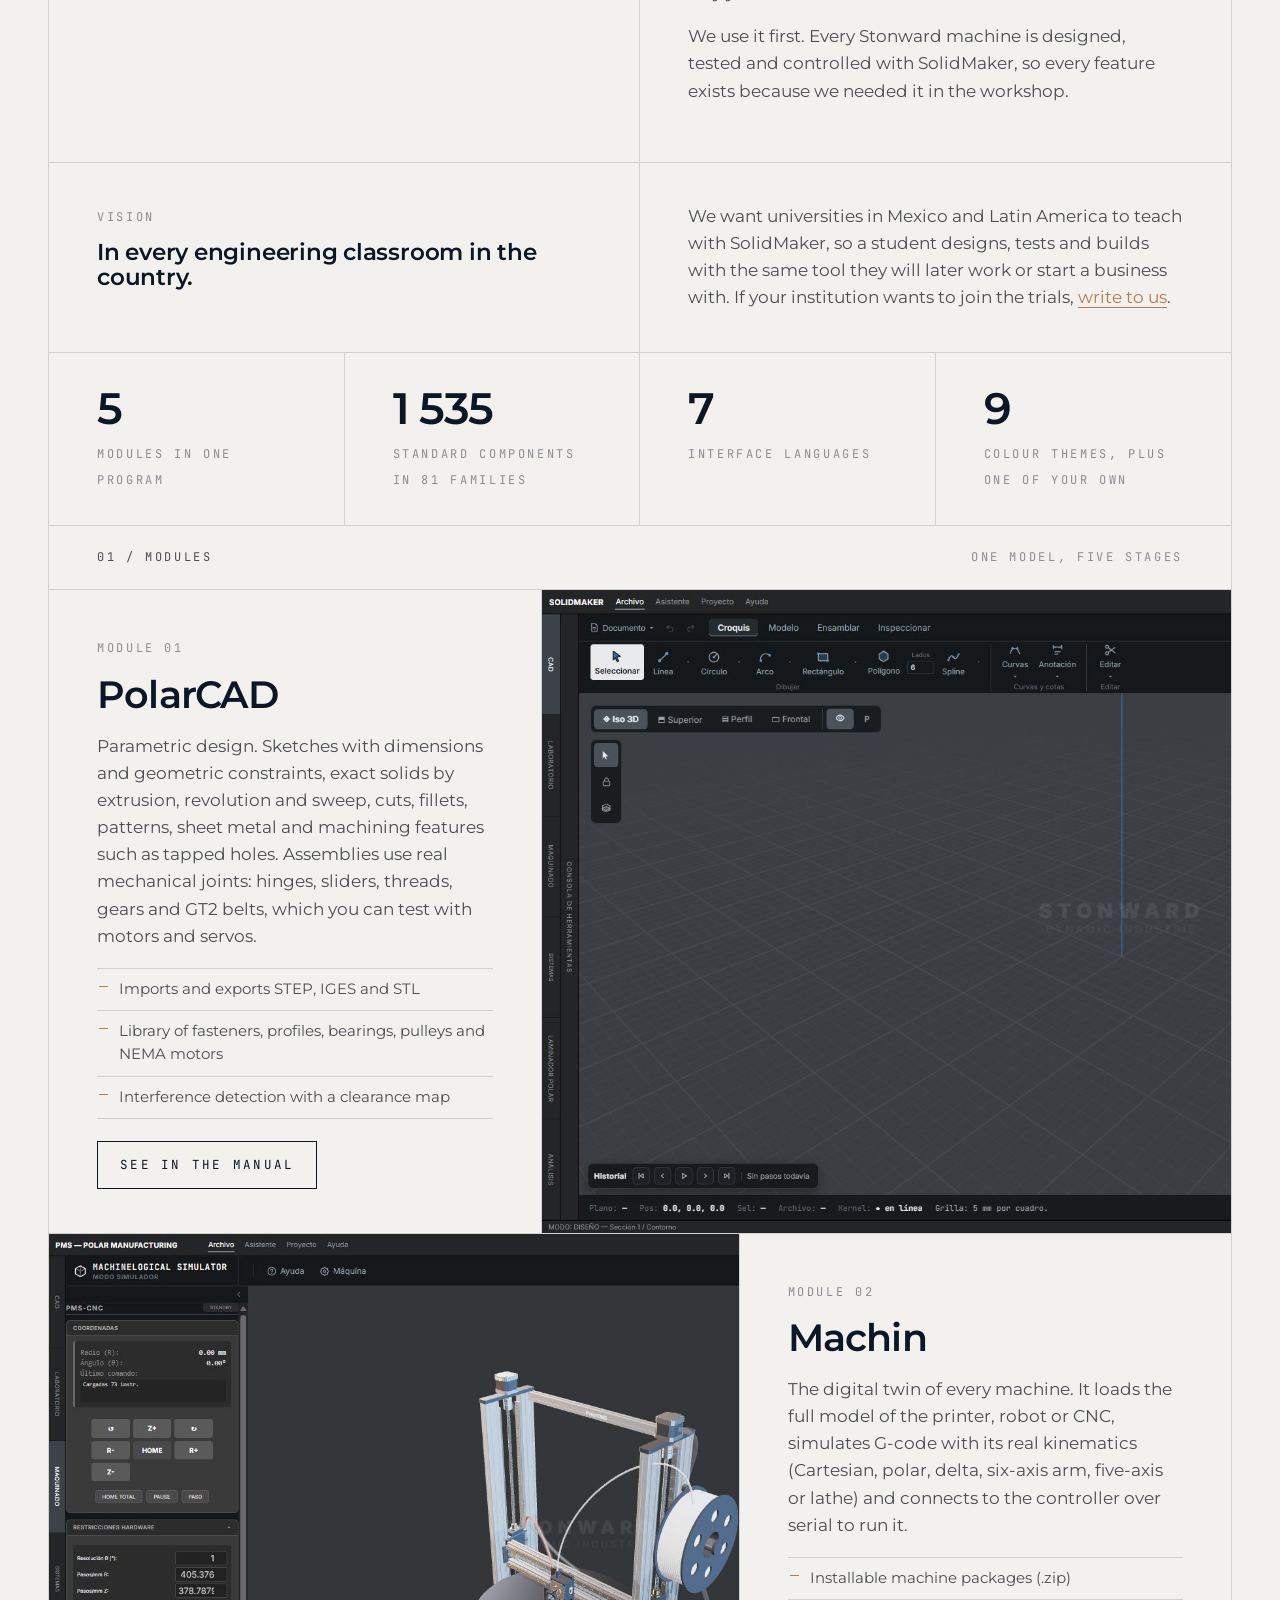
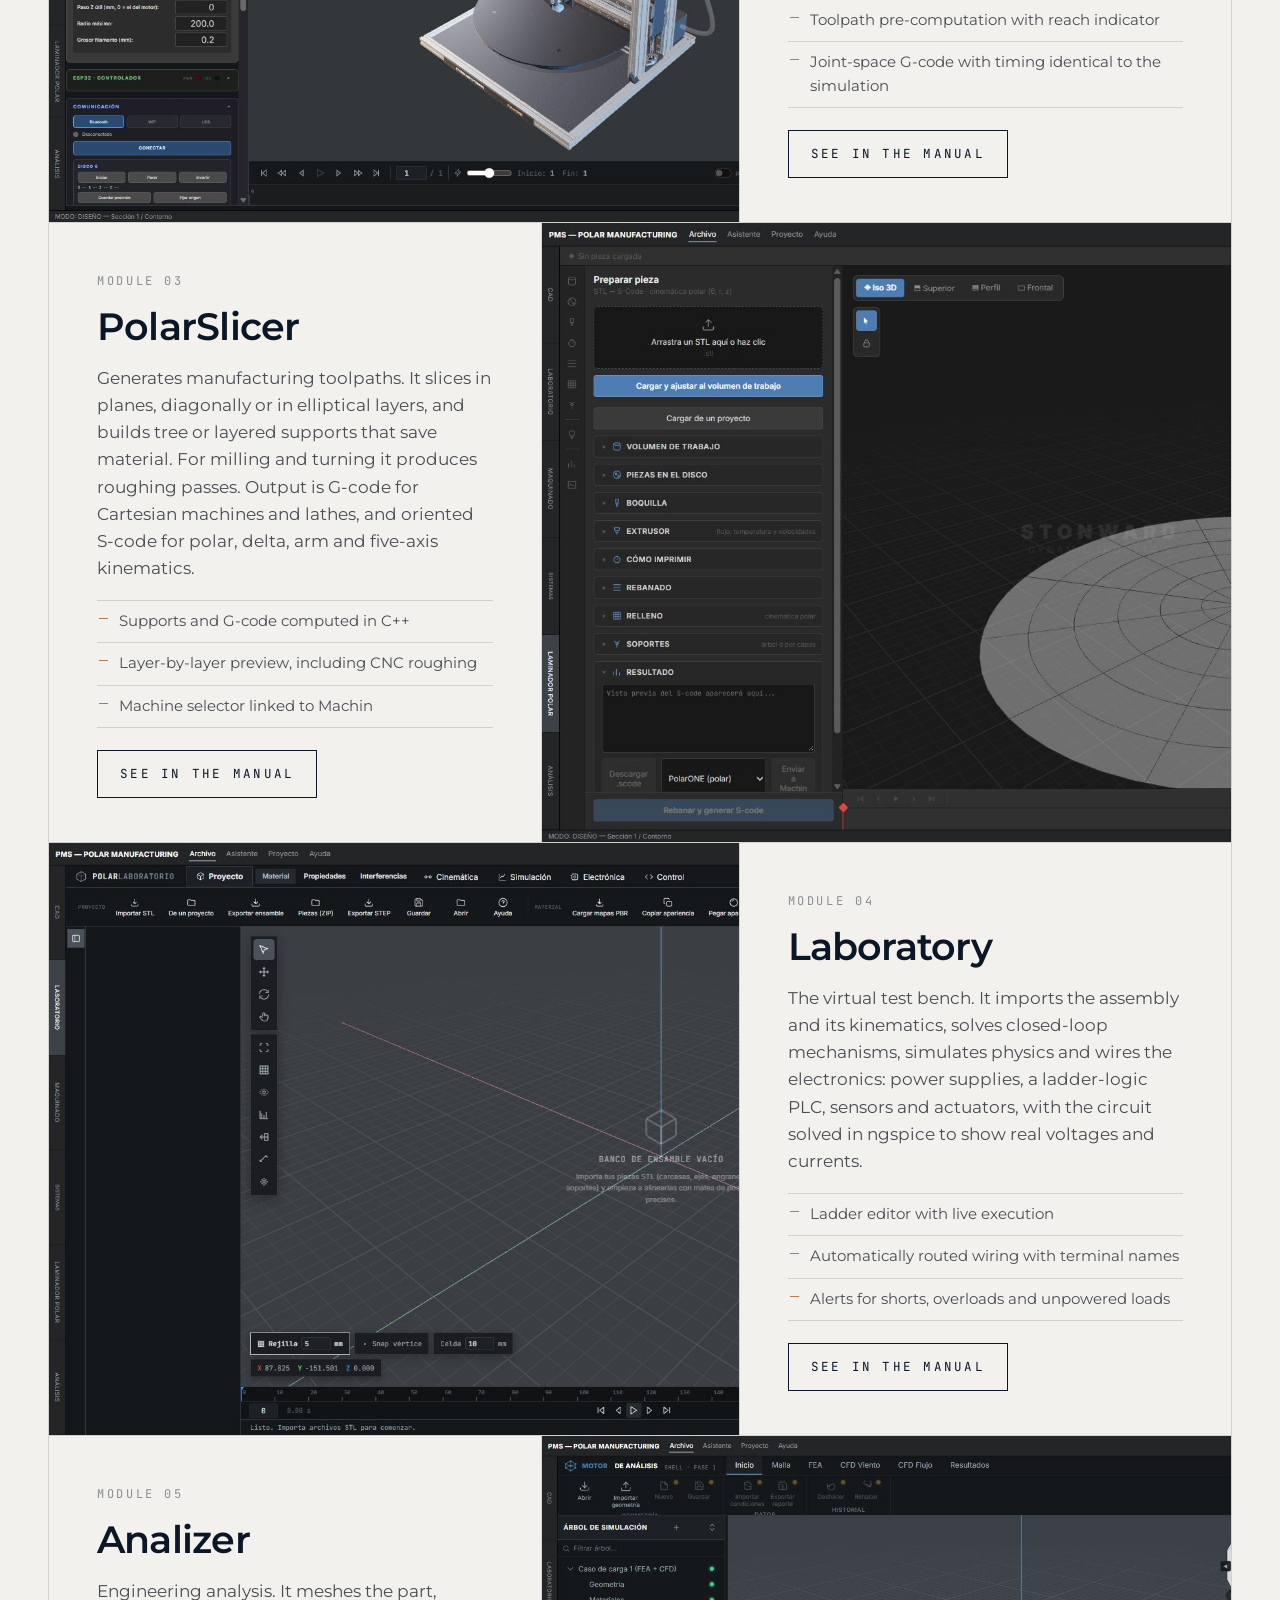
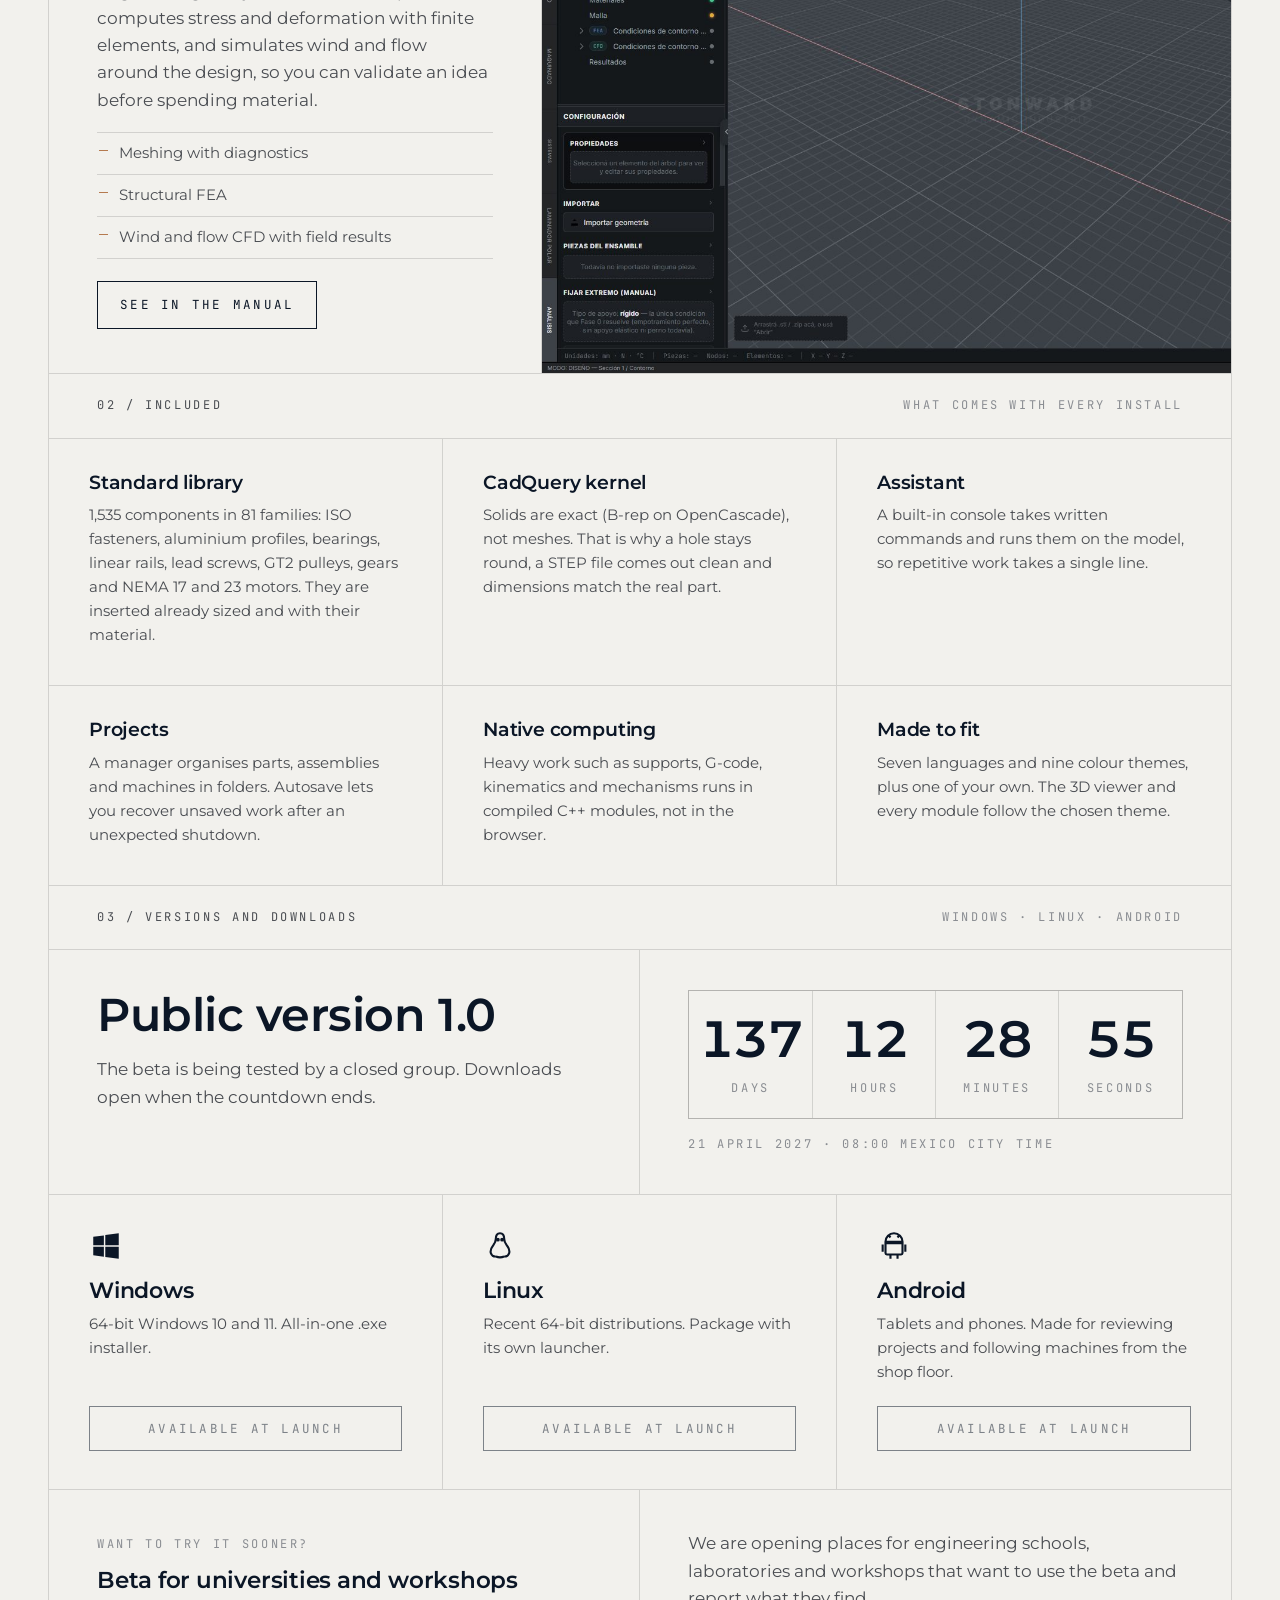
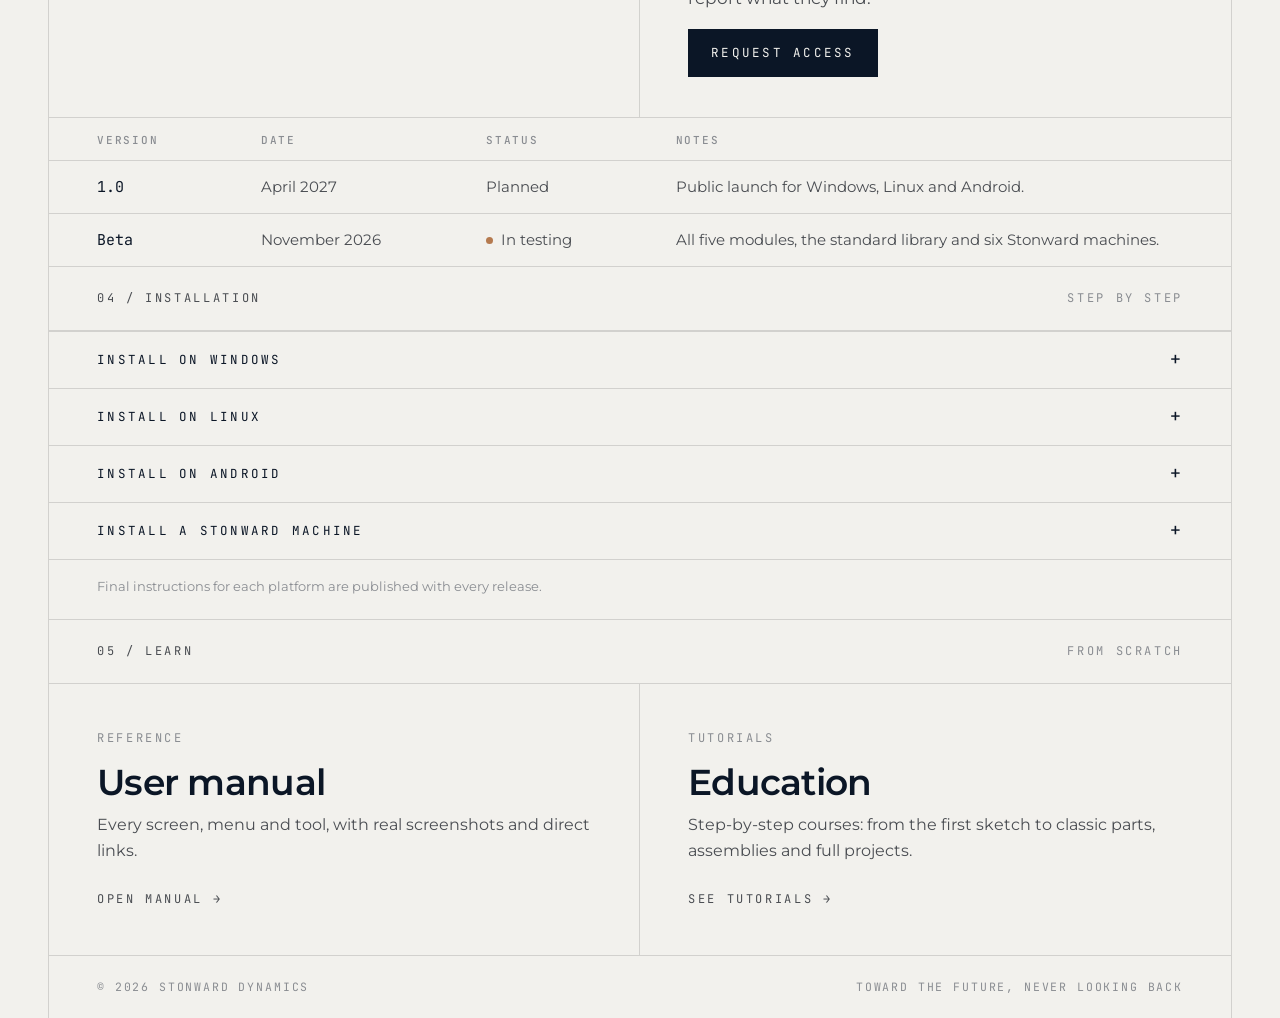
<file: solidmaker-en.html>
<!doctype html>
<html lang="en">
<head>
<meta charset="utf-8">
<meta name="viewport" content="width=device-width, initial-scale=1">
<title>SolidMaker · Stonward Dynamics</title>
<link rel="alternate" hreflang="es" href="https://docwinterford.github.io/stonward-dynamic/solidmaker-en.html">
<meta name="description" content="SolidMaker: open design, simulation and manufacturing software made in Mexico. Five modules, versions, downloads and installation.">
<meta property="og:type" content="website">
<meta property="og:site_name" content="Stonward Dynamics">
<meta property="og:title" content="SolidMaker · Stonward Dynamics">
<meta property="og:description" content="SolidMaker: open design, simulation and manufacturing software made in Mexico. Five modules, versions, downloads and installation.">
<meta property="og:image" content="https://docwinterford.github.io/stonward-dynamic/img/solidmaker.jpg">
<meta property="og:url" content="https://docwinterford.github.io/stonward-dynamic/solidmaker-en.html">
<meta name="twitter:card" content="summary_large_image">
<meta name="theme-color" content="#0b1626">
<link rel="icon" href="img/icono.svg" type="image/svg+xml">
<link rel="preconnect" href="https://fonts.googleapis.com">
<link rel="preconnect" href="https://fonts.gstatic.com" crossorigin>
<link href="https://fonts.googleapis.com/css2?family=JetBrains+Mono:wght@400;500;600&family=Montserrat:wght@300;400;500;600;700&display=swap" rel="stylesheet">
<link rel="stylesheet" href="css/claro.css">
<link rel="stylesheet" href="css/solidmaker.css">
</head>
<body>
<nav class="barra" id="nav">
  <a class="logo" href="index-en.html" aria-label="Stonward Dynamics">
    <svg viewBox="50 30 522 556" fill="currentColor"><path d="M292.844 35.784V356.122L237.139 440.552L133.702 481.219L206.638 304.845L237.139 35.784Z"/><path d="M325.627 35.784H373.69L406.133 304.845L486.64 481.219L385.706 440.552L325.627 356.122Z"/><path d="M56.471 536.252L251.128 464.157L271.555 499.003H338.844L364.078 464.157L565.945 536.252V580.711H385.706L364.078 559.082H251.128L213.273 580.711H56.471Z"/><path d="M306 386.624L349.301 411.624V461.624L306 486.624L262.699 461.624V411.624Z"/></svg>
  </a>
  <span class="marca-txt">STONWARD DYNAMICS</span>
  <div class="menu">
    <a href="solidmaker-en.html" class="activo">Software</a>
    <a href="index-en.html#maquinas">Machines</a>
    <a href="index-en.html#prototipos">Prototypes</a>
    <a href="index-en.html#investigacion">Research</a>
    <a href="manual-en.html">Manual</a>
    <a href="educacion-en.html">Education</a>
    <a href="index-en.html#contacto">Contact</a>
  </div>
  <span class="relleno"></span>
  <a class="idioma" href="solidmaker.html" hreflang="es" lang="es">ES</a>
  <a class="contacto-mini" href="mailto:mr.winterford@gmail.com">Write to us</a>
  <a class="cta" href="#descargas">Download SolidMaker</a>
  <button class="hamb" id="nav-menu" aria-label="Menu">≡</button>
</nav>

<main class="lienzo pagina">

<!-- PORTADA -->
<header class="franja sm-portada">
  <div class="franja-cab"><span class="rotulo">Software</span><span class="rotulo tenue">Beta in testing · Public launch in April 2027</span></div>
  <div class="celdas c2">
    <div class="relleno-celda aparece">
      <img class="sm-logo" src="img/solidmaker-logo.png" alt="SolidMaker logo">
      <h1 class="sm-titulo">SolidMaker</h1>
      <p class="rotulo" style="margin:14px 0 0">Design · Simulation · Manufacturing</p>
    </div>
    <div class="relleno-celda aparece d1">
      <p class="parrafo grande" style="margin-top:0">Open engineering software, developed in Mexico, that takes a part from the first sketch to the machine that makes it without switching programs.</p>
      <p class="parrafo">The same model is drawn in PolarCAD, assembled, tested in Laboratory, analysed in Analizer, sliced in PolarSlicer and manufactured from Machin. No intermediate exports, no files lost along the way.</p>
      <div class="acciones" style="margin-top:26px">
        <a class="btn lleno" href="#descargas">Versions and downloads</a>
        <a class="btn" href="manual-en.html">User manual</a>
      </div>
    </div>
  </div>
  <div class="captura aparece">
    <img src="img/manual/polarcad-v2/01-pantalla-completa.jpg" alt="PolarCAD main screen" loading="lazy">
    <div class="pie-captura"><span class="rotulo">PolarCAD, main screen</span><span class="rotulo tenue">Real screenshot</span></div>
  </div>
</header>

<!-- 00 POR QUÉ -->
<section class="franja" id="por-que">
  <div class="franja-cab"><span class="rotulo">00 / Why it exists</span><span class="rotulo tenue">Motivation</span></div>
  <div class="celdas c2">
    <div class="relleno-celda aparece"><h2 class="titulo">Engineering tools should not be a privilege.</h2></div>
    <div class="relleno-celda aparece d1">
      <p class="parrafo grande" style="margin-top:0">In Mexico, an engineering student learns to design with educational licences that expire on graduation day. A small workshop can rarely pay for CAD, CAM and simulation separately.</p>
      <p class="parrafo">SolidMaker was born to close that gap. It is a single open program for students, makers and workshops who want to build what they design. Its code can be read, studied and improved, and its formats are open so your projects stay yours.</p>
      <p class="parrafo">We use it first. Every Stonward machine is designed, tested and controlled with SolidMaker, so every feature exists because we needed it in the workshop.</p>
    </div>
  </div>
  <div class="celdas c2" style="border-top:1px solid var(--linea)">
    <div class="relleno-celda aparece"><span class="rotulo tenue">Vision</span><h3 class="subtitulo" style="margin-top:12px">In every engineering classroom in the country.</h3></div>
    <div class="relleno-celda aparece d1"><p class="parrafo" style="margin:0">We want universities in Mexico and Latin America to teach with SolidMaker, so a student designs, tests and builds with the same tool they will later work or start a business with. If your institution wants to join the trials, <a class="enlace" href="mailto:mr.winterford@gmail.com?subject=SolidMaker%20for%20universities">write to us</a>.</p></div>
  </div>
  <div class="celdas c4" style="border-top:1px solid var(--linea)">
    <div class="cifra aparece"><b>5</b><span class="rotulo tenue">Modules in one program</span></div>
    <div class="cifra aparece d1"><b>1 535</b><span class="rotulo tenue">Standard components in 81 families</span></div>
    <div class="cifra aparece d2"><b>7</b><span class="rotulo tenue">Interface languages</span></div>
    <div class="cifra aparece d3"><b>9</b><span class="rotulo tenue">Colour themes, plus one of your own</span></div>
  </div>
</section>

<!-- 01 MÓDULOS -->
<section class="franja" id="modulos">
  <div class="franja-cab"><span class="rotulo">01 / Modules</span><span class="rotulo tenue">One model, five stages</span></div>

  <article class="sm-mod" id="polarcad">
    <div class="sm-mod-texto aparece">
      <span class="rotulo tenue">Module 01</span>
      <h3>PolarCAD</h3>
      <p class="parrafo">Parametric design. Sketches with dimensions and geometric constraints, exact solids by extrusion, revolution and sweep, cuts, fillets, patterns, sheet metal and machining features such as tapped holes. Assemblies use real mechanical joints: hinges, sliders, threads, gears and GT2 belts, which you can test with motors and servos.</p>
      <ul class="sm-lista"><li>Imports and exports STEP, IGES and STL</li><li>Library of fasteners, profiles, bearings, pulleys and NEMA motors</li><li>Interference detection with a clearance map</li></ul>
      <a class="btn" href="manual-en.html#polarcad">See in the manual</a>
    </div>
    <a class="sm-mod-foto aparece d1" href="manual-en.html#polarcad"><img src="img/manual/polarcad-v2/01-pantalla-completa.jpg" alt="PolarCAD" loading="lazy"></a>
  </article>

  <article class="sm-mod inverso" id="machin">
    <div class="sm-mod-texto aparece">
      <span class="rotulo tenue">Module 02</span>
      <h3>Machin</h3>
      <p class="parrafo">The digital twin of every machine. It loads the full model of the printer, robot or CNC, simulates G-code with its real kinematics (Cartesian, polar, delta, six-axis arm, five-axis or lathe) and connects to the controller over serial to run it.</p>
      <ul class="sm-lista"><li>Installable machine packages (.zip)</li><li>Toolpath pre-computation with reach indicator</li><li>Joint-space G-code with timing identical to the simulation</li></ul>
      <a class="btn" href="manual-en.html#machin">See in the manual</a>
    </div>
    <a class="sm-mod-foto aparece d1" href="manual-en.html#machin"><img src="img/manual/machin/01-pantalla-completa.jpg" alt="Machin" loading="lazy"></a>
  </article>

  <article class="sm-mod" id="polarslicer">
    <div class="sm-mod-texto aparece">
      <span class="rotulo tenue">Module 03</span>
      <h3>PolarSlicer</h3>
      <p class="parrafo">Generates manufacturing toolpaths. It slices in planes, diagonally or in elliptical layers, and builds tree or layered supports that save material. For milling and turning it produces roughing passes. Output is G-code for Cartesian machines and lathes, and oriented S-code for polar, delta, arm and five-axis kinematics.</p>
      <ul class="sm-lista"><li>Supports and G-code computed in C++</li><li>Layer-by-layer preview, including CNC roughing</li><li>Machine selector linked to Machin</li></ul>
      <a class="btn" href="manual-en.html#polarslicer">See in the manual</a>
    </div>
    <a class="sm-mod-foto aparece d1" href="manual-en.html#polarslicer"><img src="img/manual/polarslicer/01-pantalla-completa.jpg" alt="PolarSlicer" loading="lazy"></a>
  </article>

  <article class="sm-mod inverso" id="laboratory">
    <div class="sm-mod-texto aparece">
      <span class="rotulo tenue">Module 04</span>
      <h3>Laboratory</h3>
      <p class="parrafo">The virtual test bench. It imports the assembly and its kinematics, solves closed-loop mechanisms, simulates physics and wires the electronics: power supplies, a ladder-logic PLC, sensors and actuators, with the circuit solved in ngspice to show real voltages and currents.</p>
      <ul class="sm-lista"><li>Ladder editor with live execution</li><li>Automatically routed wiring with terminal names</li><li>Alerts for shorts, overloads and unpowered loads</li></ul>
      <a class="btn" href="manual-en.html#laboratory">See in the manual</a>
    </div>
    <a class="sm-mod-foto aparece d1" href="manual-en.html#laboratory"><img src="img/manual/laboratory/01-pantalla-completa.jpg" alt="Laboratory" loading="lazy"></a>
  </article>

  <article class="sm-mod" id="analizer">
    <div class="sm-mod-texto aparece">
      <span class="rotulo tenue">Module 05</span>
      <h3>Analizer</h3>
      <p class="parrafo">Engineering analysis. It meshes the part, computes stress and deformation with finite elements, and simulates wind and flow around the design, so you can validate an idea before spending material.</p>
      <ul class="sm-lista"><li>Meshing with diagnostics</li><li>Structural FEA</li><li>Wind and flow CFD with field results</li></ul>
      <a class="btn" href="manual-en.html#analizer">See in the manual</a>
    </div>
    <a class="sm-mod-foto aparece d1" href="manual-en.html#analizer"><img src="img/manual/analizer/01-pantalla-completa.jpg" alt="Analizer" loading="lazy"></a>
  </article>
</section>

<!-- 02 BAJO EL CAPÓ -->
<section class="franja" id="incluye">
  <div class="franja-cab"><span class="rotulo">02 / Included</span><span class="rotulo tenue">What comes with every install</span></div>
  <div class="celdas c3">
    <div class="sm-dato aparece"><h4>Standard library</h4><p>1,535 components in 81 families: ISO fasteners, aluminium profiles, bearings, linear rails, lead screws, GT2 pulleys, gears and NEMA 17 and 23 motors. They are inserted already sized and with their material.</p></div>
    <div class="sm-dato aparece d1"><h4>CadQuery kernel</h4><p>Solids are exact (B-rep on OpenCascade), not meshes. That is why a hole stays round, a STEP file comes out clean and dimensions match the real part.</p></div>
    <div class="sm-dato aparece d2"><h4>Assistant</h4><p>A built-in console takes written commands and runs them on the model, so repetitive work takes a single line.</p></div>
    <div class="sm-dato aparece"><h4>Projects</h4><p>A manager organises parts, assemblies and machines in folders. Autosave lets you recover unsaved work after an unexpected shutdown.</p></div>
    <div class="sm-dato aparece d1"><h4>Native computing</h4><p>Heavy work such as supports, G-code, kinematics and mechanisms runs in compiled C++ modules, not in the browser.</p></div>
    <div class="sm-dato aparece d2"><h4>Made to fit</h4><p>Seven languages and nine colour themes, plus one of your own. The 3D viewer and every module follow the chosen theme.</p></div>
  </div>
</section>

<!-- 03 DESCARGAS -->
<section class="franja" id="descargas">
  <div class="franja-cab"><span class="rotulo">03 / Versions and downloads</span><span class="rotulo tenue">Windows · Linux · Android</span></div>
  <div class="celdas c2">
    <div class="relleno-celda aparece">
      <h2 class="titulo">Public version 1.0</h2>
      <p class="parrafo">The beta is being tested by a closed group. Downloads open when the countdown ends.</p>
    </div>
    <div class="relleno-celda aparece d1">
      <div class="conteo" id="conteo" data-meta="2027-04-21T08:00:00-06:00" aria-live="polite">
        <div><b data-u="d">--</b><span class="rotulo tenue">Days</span></div>
        <div><b data-u="h">--</b><span class="rotulo tenue">Hours</span></div>
        <div><b data-u="m">--</b><span class="rotulo tenue">Minutes</span></div>
        <div><b data-u="s">--</b><span class="rotulo tenue">Seconds</span></div>
      </div>
      <p class="rotulo tenue" style="margin:16px 0 0">21 April 2027 · 08:00 Mexico City time</p>
    </div>
  </div>
  <div class="celdas c3" style="border-top:1px solid var(--linea)">
    <div class="plataforma aparece">
      <svg viewBox="0 0 24 24" fill="currentColor" aria-hidden="true"><path d="M3 5.5 10.5 4.5v7H3zM11.5 4.3 21 3v8.5h-9.5zM3 12.5h7.5v7L3 18.5zM11.5 12.5H21V21l-9.5-1.3z"/></svg>
      <h4>Windows</h4><p>64-bit Windows 10 and 11. All-in-one .exe installer.</p>
      <button class="btn bloqueado" disabled>Available at launch</button>
    </div>
    <div class="plataforma aparece d1">
      <svg viewBox="0 0 24 24" fill="none" stroke="currentColor" stroke-width="1.5" aria-hidden="true"><path d="M12 3c-2 0-3 1.8-3 4.2 0 1.5-.6 2.6-1.6 4C6 13 5 15 5.5 17c.4 1.6 2 2.6 3.6 2.4M12 3c2 0 3 1.8 3 4.2 0 1.5.6 2.6 1.6 4C18 13 19 15 18.5 17c-.4 1.6-2 2.6-3.6 2.4M9.1 19.4c1.9.8 3.9.8 5.8 0"/><circle cx="10.5" cy="7.5" r=".6" fill="currentColor"/><circle cx="13.5" cy="7.5" r=".6" fill="currentColor"/></svg>
      <h4>Linux</h4><p>Recent 64-bit distributions. Package with its own launcher.</p>
      <button class="btn bloqueado" disabled>Available at launch</button>
    </div>
    <div class="plataforma aparece d2">
      <svg viewBox="0 0 24 24" fill="none" stroke="currentColor" stroke-width="1.5" aria-hidden="true"><path d="M6 10h12v7a1 1 0 0 1-1 1H7a1 1 0 0 1-1-1zM6 9a6 6 0 0 1 12 0zM8 4l1.5 2M16 4l-1.5 2M4 11v5M20 11v5M9.5 18v3M14.5 18v3"/></svg>
      <h4>Android</h4><p>Tablets and phones. Made for reviewing projects and following machines from the shop floor.</p>
      <button class="btn bloqueado" disabled>Available at launch</button>
    </div>
  </div>
  <div class="celdas c2" style="border-top:1px solid var(--linea)">
    <div class="relleno-celda aparece"><span class="rotulo tenue">Want to try it sooner?</span><h3 class="subtitulo" style="margin-top:12px">Beta for universities and workshops</h3></div>
    <div class="relleno-celda aparece d1"><p class="parrafo" style="margin-top:0">We are opening places for engineering schools, laboratories and workshops that want to use the beta and report what they find.</p><a class="btn lleno" href="mailto:mr.winterford@gmail.com?subject=SolidMaker%20beta">Request access</a></div>
  </div>
  <table class="versiones">
    <thead><tr><th>Version</th><th>Date</th><th>Status</th><th>Notes</th></tr></thead>
    <tbody>
      <tr><td>1.0</td><td>April 2027</td><td>Planned</td><td>Public launch for Windows, Linux and Android.</td></tr>
      <tr><td>Beta</td><td>November 2026</td><td><span class="vivo"></span>In testing</td><td>All five modules, the standard library and six Stonward machines.</td></tr>
    </tbody>
  </table>
</section>

<!-- 04 INSTALACIÓN -->
<section class="franja" id="instalar">
  <div class="franja-cab"><span class="rotulo">04 / Installation</span><span class="rotulo tenue">Step by step</span></div>
  <details class="despliegue">
    <summary>Install on Windows</summary>
    <div class="contenido">
      <ol class="pasos">
        <li>Download <b>SolidMaker-Setup.exe</b> from this page.</li>
        <li>Open it. If Windows shows “Windows protected your PC”, choose <i>More info</i> and then <i>Run anyway</i>.</li>
        <li>Accept the suggested folder, or pick another, and press <i>Install</i>. The C++ computing modules and the library are included.</li>
        <li>Open SolidMaker from the Start menu. The first time it prepares the component library, which takes a few minutes and happens only once.</li>
        <li>Choose language and theme in the settings. To start drawing, follow the <a class="enlace" href="manual-en.html#polarcad">PolarCAD tour</a>.</li>
      </ol>
    </div>
  </details>
  <details class="despliegue">
    <summary>Install on Linux</summary>
    <div class="contenido">
      <ol class="pasos">
        <li>Download the Linux package.</li>
        <li>Extract it into your programs folder.</li>
        <li>Run the <b>solidmaker</b> launcher. The first time it prepares the component library.</li>
        <li>To connect a machine over USB, add your user to the <b>dialout</b> group and log in again.</li>
      </ol>
    </div>
  </details>
  <details class="despliegue">
    <summary>Install on Android</summary>
    <div class="contenido">
      <ol class="pasos">
        <li>Download the .apk file from this page on your phone or tablet.</li>
        <li>Allow installation from your browser when Android asks.</li>
        <li>Open SolidMaker and load your projects from the device storage.</li>
      </ol>
    </div>
  </details>
  <details class="despliegue">
    <summary>Install a Stonward machine</summary>
    <div class="contenido">
      <ol class="pasos">
        <li>Open the machine sheet in <a class="enlace" href="index-en.html#maquinas">Machines</a> and download its .zip package.</li>
        <li>In SolidMaker open Machin and then Machine → Acquire new machine.</li>
        <li>Choose the .zip and restart SolidMaker. The machine appears in the menu with its model, kinematics and driver.</li>
      </ol>
    </div>
  </details>
  <p class="nota-inst">Final instructions for each platform are published with every release.</p>
</section>

<!-- 05 APRENDE -->
<section class="franja" id="aprende">
  <div class="franja-cab"><span class="rotulo">05 / Learn</span><span class="rotulo tenue">From scratch</span></div>
  <div class="celdas c2">
    <a class="sm-aprende aparece" href="manual-en.html"><span class="rotulo tenue">Reference</span><h3>User manual</h3><p>Every screen, menu and tool, with real screenshots and direct links.</p><span class="rotulo">Open manual →</span></a>
    <a class="sm-aprende aparece d1" href="educacion-en.html"><span class="rotulo tenue">Tutorials</span><h3>Education</h3><p>Step-by-step courses: from the first sketch to classic parts, assemblies and full projects.</p><span class="rotulo">See tutorials →</span></a>
  </div>
</section>

<footer class="pie"><span>© <span id="anio">2026</span> Stonward Dynamics</span><span>Toward the future, never looking back</span></footer>
</main>

<script src="js/sitio.js"></script>
<script>
// Countdown to public launch
(() => {
  const c = document.getElementById("conteo"), meta = new Date(c.dataset.meta).getTime();
  const u = (k) => c.querySelector(`[data-u="${k}"]`), dos = (n) => String(n).padStart(2, "0");
  const paso = () => {
    let s = Math.max(0, Math.floor((meta - Date.now()) / 1000));
    u("d").textContent = Math.floor(s / 86400); s %= 86400;
    u("h").textContent = dos(Math.floor(s / 3600)); s %= 3600;
    u("m").textContent = dos(Math.floor(s / 60)); u("s").textContent = dos(s % 60);
  };
  paso(); setInterval(paso, 1000);
})();
</script>
</body>
</html>
</file>
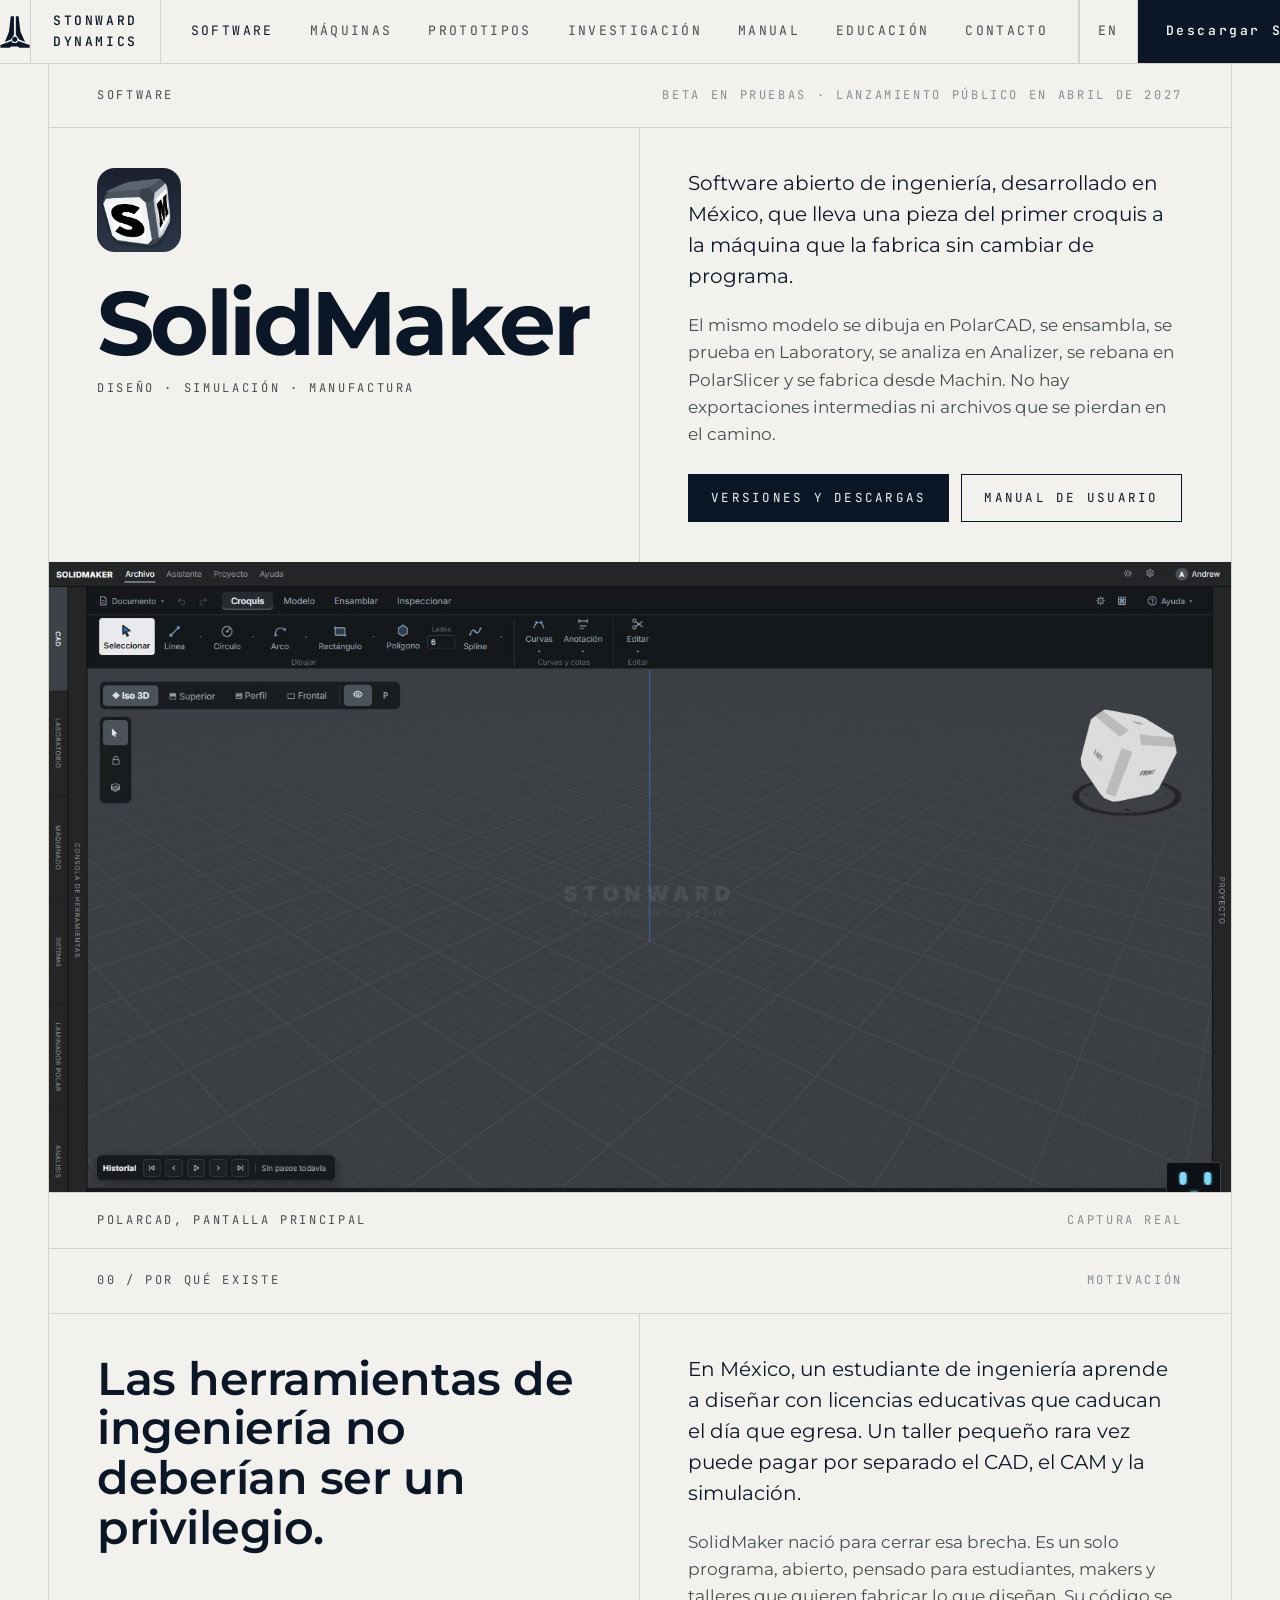
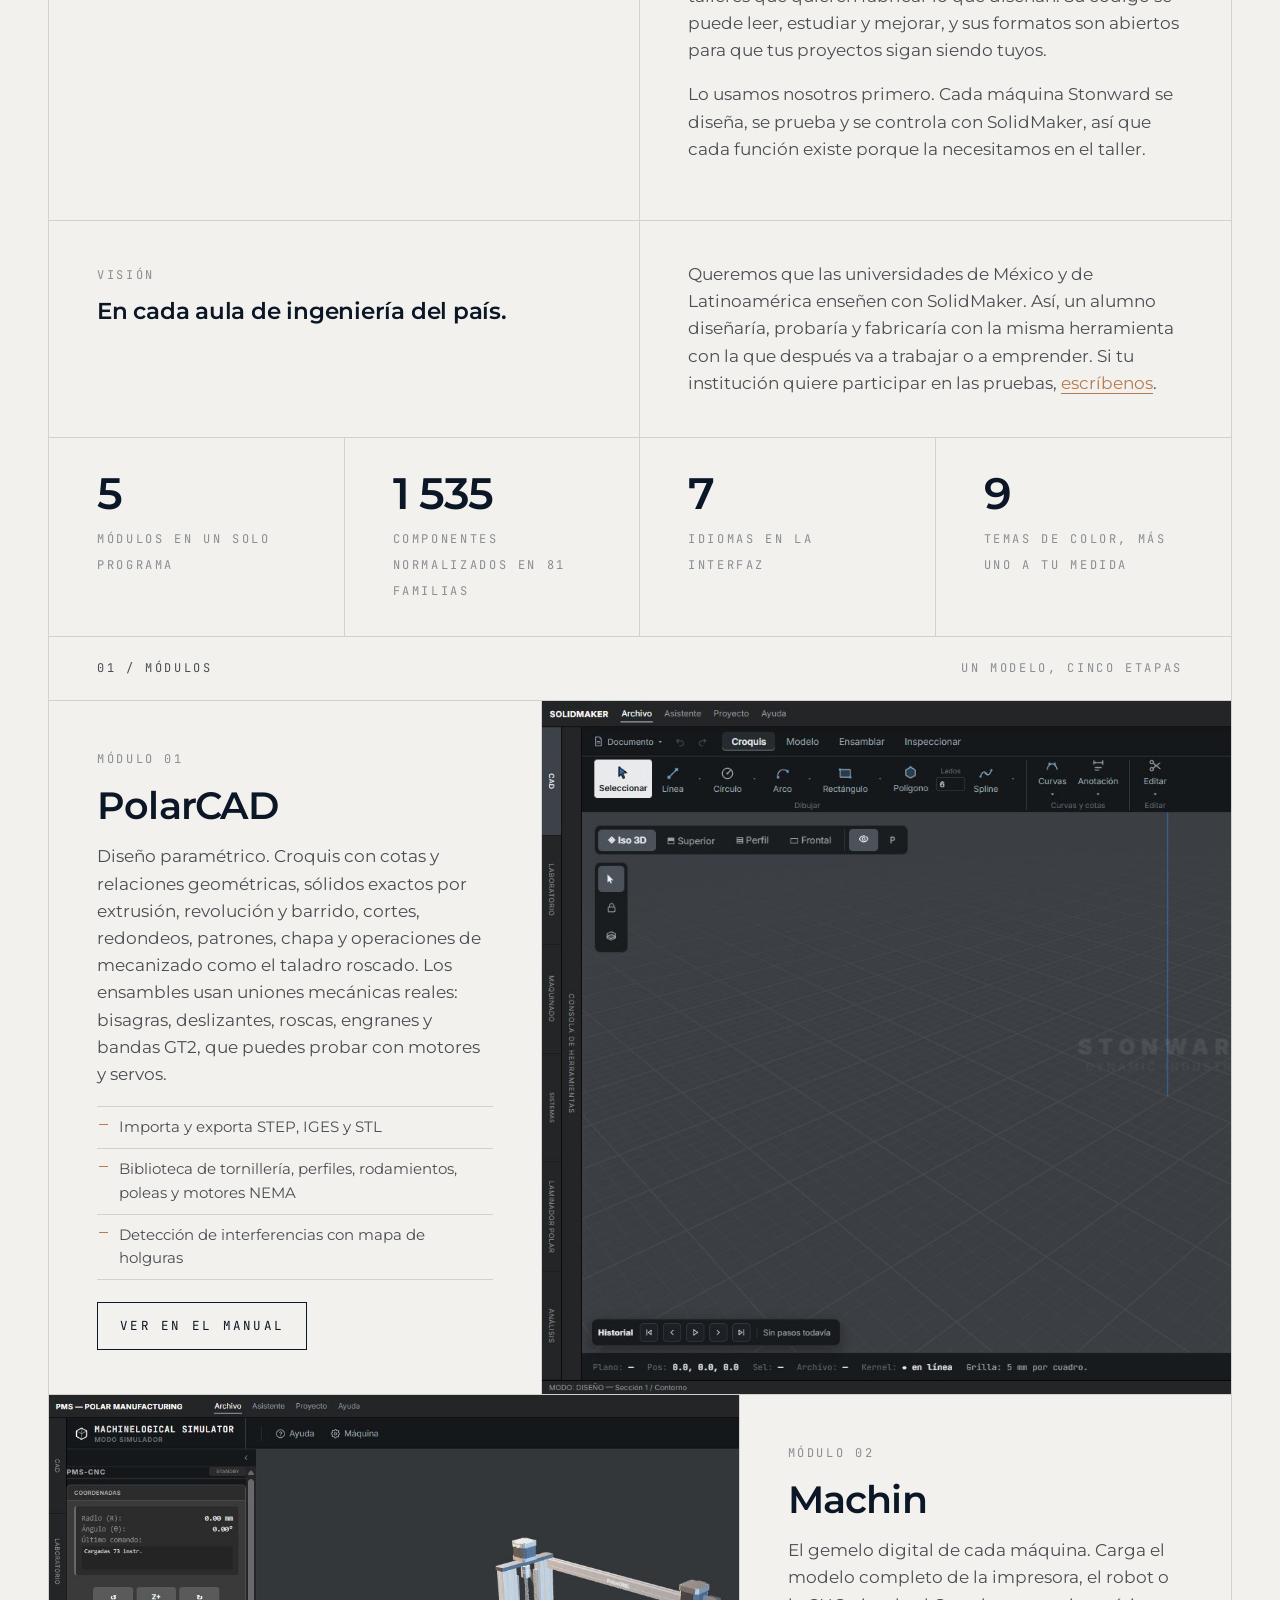
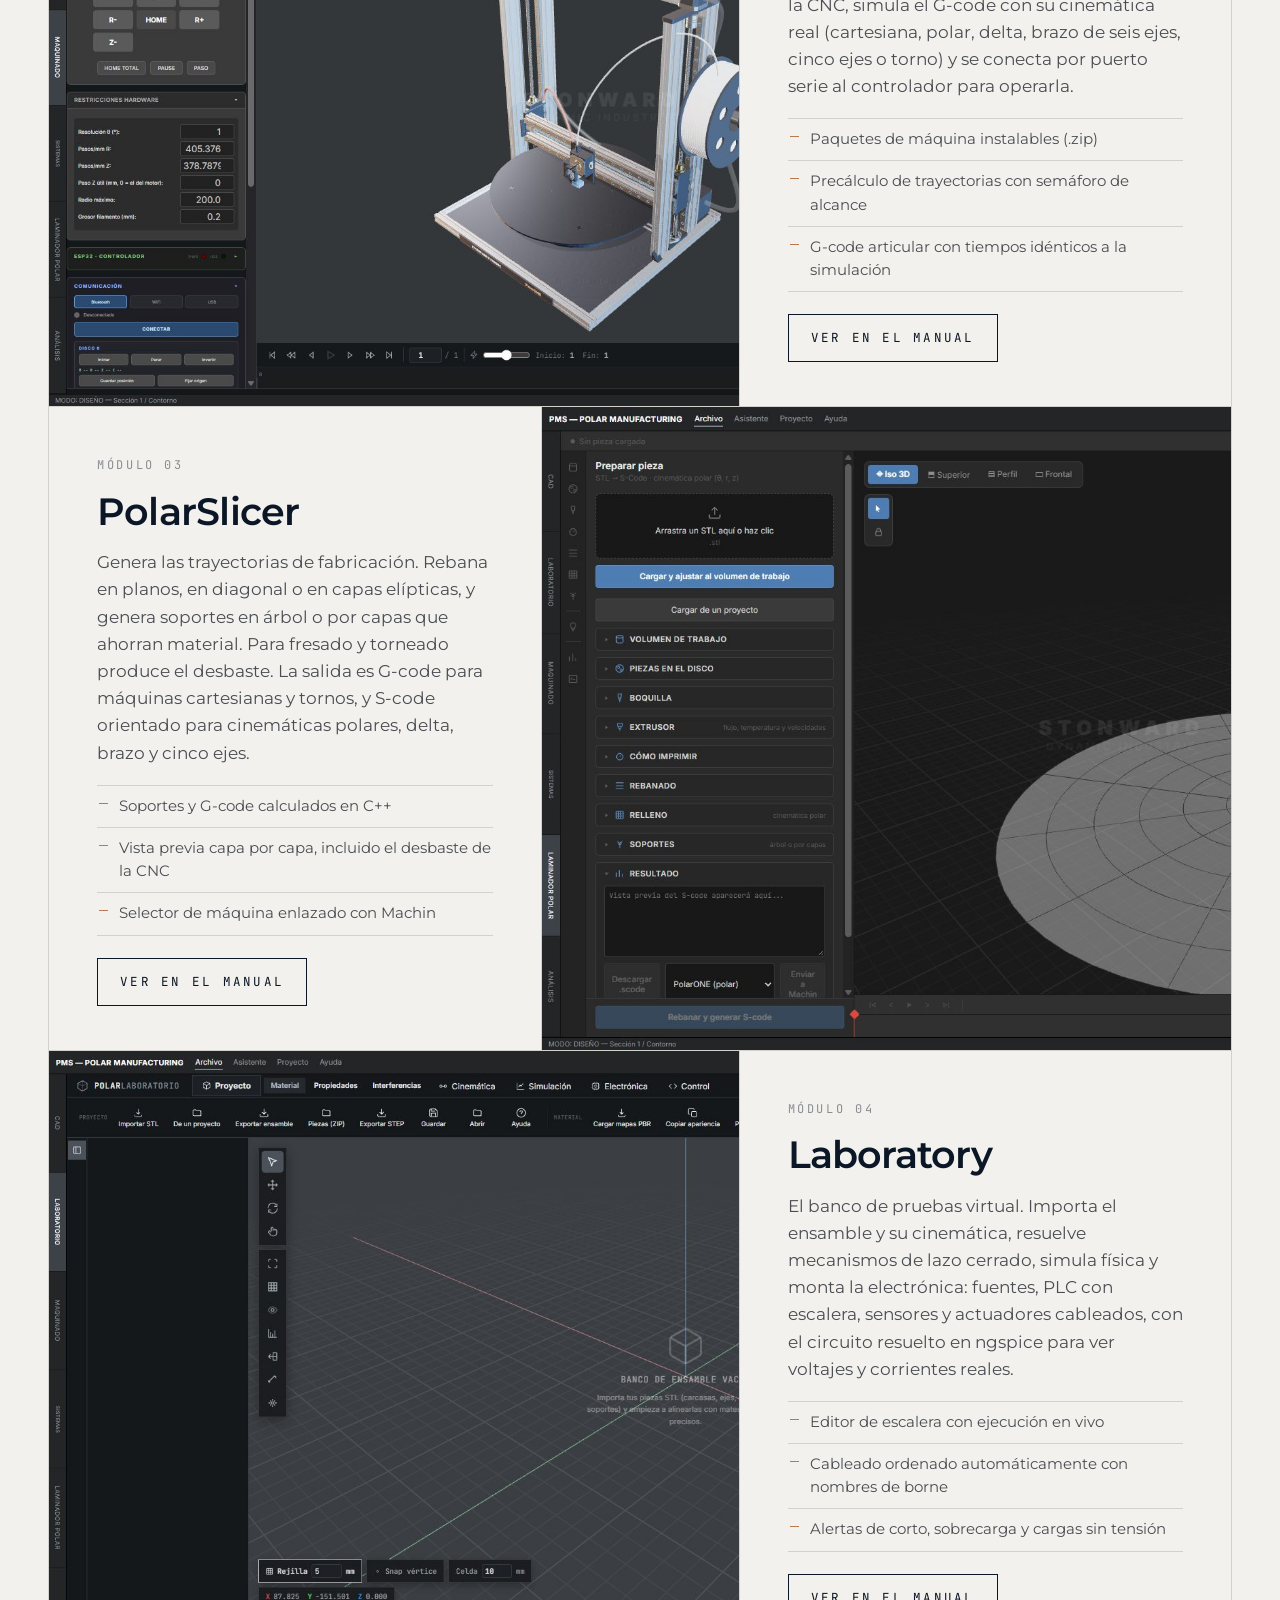
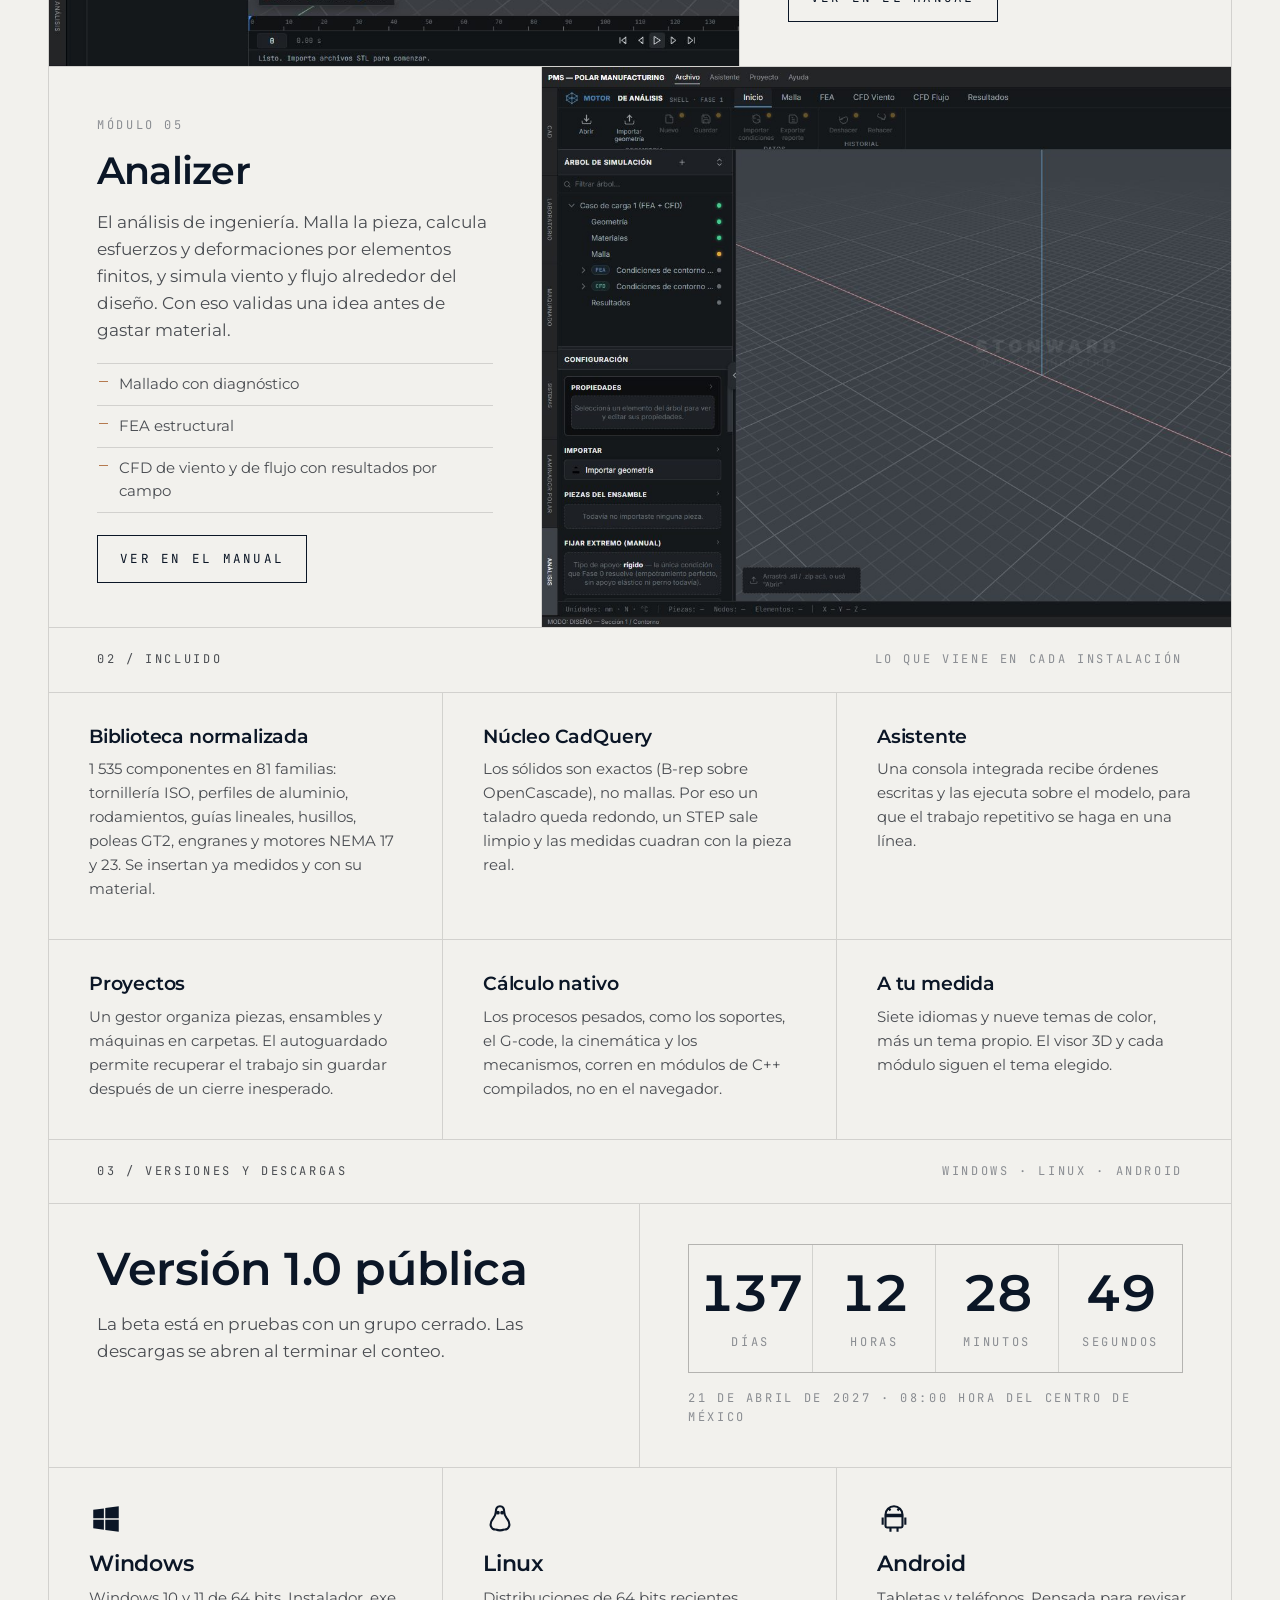
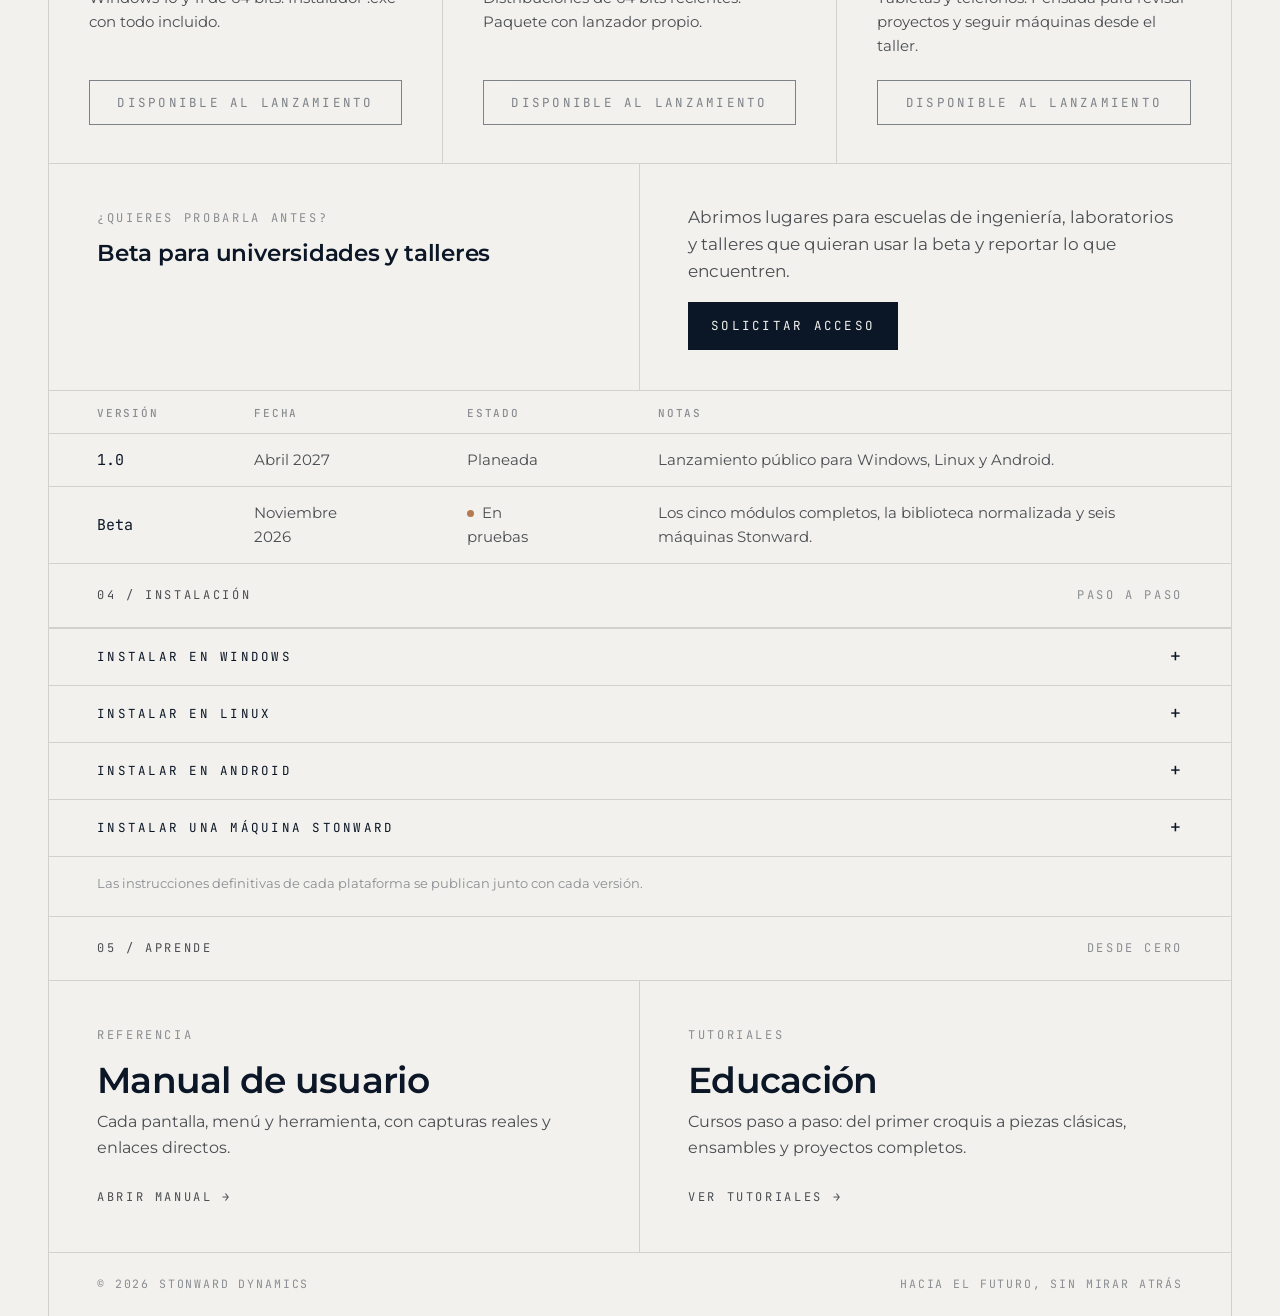
<file: solidmaker.html>
<!doctype html>
<html lang="es">
<head>
<meta charset="utf-8">
<meta name="viewport" content="width=device-width, initial-scale=1">
<title>SolidMaker · Stonward Dynamics</title>
<meta name="description" content="SolidMaker: software abierto de diseño, simulación y manufactura hecho en México. Cinco módulos, versiones, descargas e instalación.">
<meta property="og:type" content="website">
<meta property="og:site_name" content="Stonward Dynamics">
<meta property="og:title" content="SolidMaker · Stonward Dynamics">
<meta property="og:description" content="SolidMaker: software abierto de diseño, simulación y manufactura hecho en México. Cinco módulos, versiones, descargas e instalación.">
<meta property="og:image" content="https://docwinterford.github.io/stonward-dynamic/img/solidmaker.jpg">
<meta property="og:url" content="https://docwinterford.github.io/stonward-dynamic/solidmaker.html">
<meta name="twitter:card" content="summary_large_image">
<meta name="theme-color" content="#0b1626">
<link rel="icon" href="img/icono.svg" type="image/svg+xml">
<link rel="preconnect" href="https://fonts.googleapis.com">
<link rel="preconnect" href="https://fonts.gstatic.com" crossorigin>
<link href="https://fonts.googleapis.com/css2?family=JetBrains+Mono:wght@400;500;600&family=Montserrat:wght@300;400;500;600;700&display=swap" rel="stylesheet">
<link rel="stylesheet" href="css/claro.css">
<link rel="stylesheet" href="css/solidmaker.css">
</head>
<body>
<nav class="barra" id="nav">
  <a class="logo" href="index.html" aria-label="Stonward Dynamics">
    <svg viewBox="50 30 522 556" fill="currentColor"><path d="M292.844 35.784V356.122L237.139 440.552L133.702 481.219L206.638 304.845L237.139 35.784Z"/><path d="M325.627 35.784H373.69L406.133 304.845L486.64 481.219L385.706 440.552L325.627 356.122Z"/><path d="M56.471 536.252L251.128 464.157L271.555 499.003H338.844L364.078 464.157L565.945 536.252V580.711H385.706L364.078 559.082H251.128L213.273 580.711H56.471Z"/><path d="M306 386.624L349.301 411.624V461.624L306 486.624L262.699 461.624V411.624Z"/></svg>
  </a>
  <span class="marca-txt">STONWARD DYNAMICS</span>
  <div class="menu">
    <a href="solidmaker.html" class="activo">Software</a>
    <a href="index.html#maquinas">Máquinas</a>
    <a href="index.html#prototipos">Prototipos</a>
    <a href="index.html#investigacion">Investigación</a>
    <a href="manual.html">Manual</a>
    <a href="educacion.html">Educación</a>
    <a href="index.html#contacto">Contacto</a>
  </div>
  <span class="relleno"></span>
  <a class="idioma" href="solidmaker-en.html" hreflang="en" lang="en">EN</a>
  <a class="contacto-mini" href="mailto:mr.winterford@gmail.com">Escríbenos</a>
  <a class="cta" href="solidmaker.html#descargas">Descargar SolidMaker</a>
  <button class="hamb" id="nav-menu" aria-label="Menú">≡</button>
</nav>

<main class="lienzo pagina">

<!-- PORTADA -->
<header class="franja sm-portada">
  <div class="franja-cab"><span class="rotulo">Software</span><span class="rotulo tenue">Beta en pruebas · Lanzamiento público en abril de 2027</span></div>
  <div class="celdas c2">
    <div class="relleno-celda aparece">
      <img class="sm-logo" src="img/solidmaker-logo.png" alt="Logo de SolidMaker">
      <h1 class="sm-titulo">SolidMaker</h1>
      <p class="rotulo" style="margin:14px 0 0">Diseño · Simulación · Manufactura</p>
    </div>
    <div class="relleno-celda aparece d1">
      <p class="parrafo grande" style="margin-top:0">Software abierto de ingeniería, desarrollado en México, que lleva una pieza del primer croquis a la máquina que la fabrica sin cambiar de programa.</p>
      <p class="parrafo">El mismo modelo se dibuja en PolarCAD, se ensambla, se prueba en Laboratory, se analiza en Analizer, se rebana en PolarSlicer y se fabrica desde Machin. No hay exportaciones intermedias ni archivos que se pierdan en el camino.</p>
      <div class="acciones" style="margin-top:26px">
        <a class="btn lleno" href="#descargas">Versiones y descargas</a>
        <a class="btn" href="manual.html">Manual de usuario</a>
      </div>
    </div>
  </div>
  <div class="captura aparece">
    <img src="img/manual/polarcad-v2/01-pantalla-completa.jpg" alt="Pantalla principal de PolarCAD" loading="lazy">
    <div class="pie-captura"><span class="rotulo">PolarCAD, pantalla principal</span><span class="rotulo tenue">Captura real</span></div>
  </div>
</header>

<!-- 00 POR QUÉ -->
<section class="franja" id="por-que">
  <div class="franja-cab"><span class="rotulo">00 / Por qué existe</span><span class="rotulo tenue">Motivación</span></div>
  <div class="celdas c2">
    <div class="relleno-celda aparece"><h2 class="titulo">Las herramientas de ingeniería no deberían ser un privilegio.</h2></div>
    <div class="relleno-celda aparece d1">
      <p class="parrafo grande" style="margin-top:0">En México, un estudiante de ingeniería aprende a diseñar con licencias educativas que caducan el día que egresa. Un taller pequeño rara vez puede pagar por separado el CAD, el CAM y la simulación.</p>
      <p class="parrafo">SolidMaker nació para cerrar esa brecha. Es un solo programa, abierto, pensado para estudiantes, makers y talleres que quieren fabricar lo que diseñan. Su código se puede leer, estudiar y mejorar, y sus formatos son abiertos para que tus proyectos sigan siendo tuyos.</p>
      <p class="parrafo">Lo usamos nosotros primero. Cada máquina Stonward se diseña, se prueba y se controla con SolidMaker, así que cada función existe porque la necesitamos en el taller.</p>
    </div>
  </div>
  <div class="celdas c2" style="border-top:1px solid var(--linea)">
    <div class="relleno-celda aparece"><span class="rotulo tenue">Visión</span><h3 class="subtitulo" style="margin-top:12px">En cada aula de ingeniería del país.</h3></div>
    <div class="relleno-celda aparece d1"><p class="parrafo" style="margin:0">Queremos que las universidades de México y de Latinoamérica enseñen con SolidMaker. Así, un alumno diseñaría, probaría y fabricaría con la misma herramienta con la que después va a trabajar o a emprender. Si tu institución quiere participar en las pruebas, <a class="enlace" href="mailto:mr.winterford@gmail.com?subject=SolidMaker%20para%20universidades">escríbenos</a>.</p></div>
  </div>
  <div class="celdas c4" style="border-top:1px solid var(--linea)">
    <div class="cifra aparece"><b>5</b><span class="rotulo tenue">Módulos en un solo programa</span></div>
    <div class="cifra aparece d1"><b>1 535</b><span class="rotulo tenue">Componentes normalizados en 81 familias</span></div>
    <div class="cifra aparece d2"><b>7</b><span class="rotulo tenue">Idiomas en la interfaz</span></div>
    <div class="cifra aparece d3"><b>9</b><span class="rotulo tenue">Temas de color, más uno a tu medida</span></div>
  </div>
</section>

<!-- 01 MÓDULOS -->
<section class="franja" id="modulos">
  <div class="franja-cab"><span class="rotulo">01 / Módulos</span><span class="rotulo tenue">Un modelo, cinco etapas</span></div>

  <article class="sm-mod" id="polarcad">
    <div class="sm-mod-texto aparece">
      <span class="rotulo tenue">Módulo 01</span>
      <h3>PolarCAD</h3>
      <p class="parrafo">Diseño paramétrico. Croquis con cotas y relaciones geométricas, sólidos exactos por extrusión, revolución y barrido, cortes, redondeos, patrones, chapa y operaciones de mecanizado como el taladro roscado. Los ensambles usan uniones mecánicas reales: bisagras, deslizantes, roscas, engranes y bandas GT2, que puedes probar con motores y servos.</p>
      <ul class="sm-lista"><li>Importa y exporta STEP, IGES y STL</li><li>Biblioteca de tornillería, perfiles, rodamientos, poleas y motores NEMA</li><li>Detección de interferencias con mapa de holguras</li></ul>
      <a class="btn" href="manual.html#polarcad">Ver en el manual</a>
    </div>
    <a class="sm-mod-foto aparece d1" href="manual.html#polarcad"><img src="img/manual/polarcad-v2/01-pantalla-completa.jpg" alt="PolarCAD" loading="lazy"></a>
  </article>

  <article class="sm-mod inverso" id="machin">
    <div class="sm-mod-texto aparece">
      <span class="rotulo tenue">Módulo 02</span>
      <h3>Machin</h3>
      <p class="parrafo">El gemelo digital de cada máquina. Carga el modelo completo de la impresora, el robot o la CNC, simula el G-code con su cinemática real (cartesiana, polar, delta, brazo de seis ejes, cinco ejes o torno) y se conecta por puerto serie al controlador para operarla.</p>
      <ul class="sm-lista"><li>Paquetes de máquina instalables (.zip)</li><li>Precálculo de trayectorias con semáforo de alcance</li><li>G-code articular con tiempos idénticos a la simulación</li></ul>
      <a class="btn" href="manual.html#machin">Ver en el manual</a>
    </div>
    <a class="sm-mod-foto aparece d1" href="manual.html#machin"><img src="img/manual/machin/01-pantalla-completa.jpg" alt="Machin" loading="lazy"></a>
  </article>

  <article class="sm-mod" id="polarslicer">
    <div class="sm-mod-texto aparece">
      <span class="rotulo tenue">Módulo 03</span>
      <h3>PolarSlicer</h3>
      <p class="parrafo">Genera las trayectorias de fabricación. Rebana en planos, en diagonal o en capas elípticas, y genera soportes en árbol o por capas que ahorran material. Para fresado y torneado produce el desbaste. La salida es G-code para máquinas cartesianas y tornos, y S-code orientado para cinemáticas polares, delta, brazo y cinco ejes.</p>
      <ul class="sm-lista"><li>Soportes y G-code calculados en C++</li><li>Vista previa capa por capa, incluido el desbaste de la CNC</li><li>Selector de máquina enlazado con Machin</li></ul>
      <a class="btn" href="manual.html#polarslicer">Ver en el manual</a>
    </div>
    <a class="sm-mod-foto aparece d1" href="manual.html#polarslicer"><img src="img/manual/polarslicer/01-pantalla-completa.jpg" alt="PolarSlicer" loading="lazy"></a>
  </article>

  <article class="sm-mod inverso" id="laboratory">
    <div class="sm-mod-texto aparece">
      <span class="rotulo tenue">Módulo 04</span>
      <h3>Laboratory</h3>
      <p class="parrafo">El banco de pruebas virtual. Importa el ensamble y su cinemática, resuelve mecanismos de lazo cerrado, simula física y monta la electrónica: fuentes, PLC con escalera, sensores y actuadores cableados, con el circuito resuelto en ngspice para ver voltajes y corrientes reales.</p>
      <ul class="sm-lista"><li>Editor de escalera con ejecución en vivo</li><li>Cableado ordenado automáticamente con nombres de borne</li><li>Alertas de corto, sobrecarga y cargas sin tensión</li></ul>
      <a class="btn" href="manual.html#laboratory">Ver en el manual</a>
    </div>
    <a class="sm-mod-foto aparece d1" href="manual.html#laboratory"><img src="img/manual/laboratory/01-pantalla-completa.jpg" alt="Laboratory" loading="lazy"></a>
  </article>

  <article class="sm-mod" id="analizer">
    <div class="sm-mod-texto aparece">
      <span class="rotulo tenue">Módulo 05</span>
      <h3>Analizer</h3>
      <p class="parrafo">El análisis de ingeniería. Malla la pieza, calcula esfuerzos y deformaciones por elementos finitos, y simula viento y flujo alrededor del diseño. Con eso validas una idea antes de gastar material.</p>
      <ul class="sm-lista"><li>Mallado con diagnóstico</li><li>FEA estructural</li><li>CFD de viento y de flujo con resultados por campo</li></ul>
      <a class="btn" href="manual.html#analizer">Ver en el manual</a>
    </div>
    <a class="sm-mod-foto aparece d1" href="manual.html#analizer"><img src="img/manual/analizer/01-pantalla-completa.jpg" alt="Analizer" loading="lazy"></a>
  </article>
</section>

<!-- 02 BAJO EL CAPÓ -->
<section class="franja" id="incluye">
  <div class="franja-cab"><span class="rotulo">02 / Incluido</span><span class="rotulo tenue">Lo que viene en cada instalación</span></div>
  <div class="celdas c3">
    <div class="sm-dato aparece"><h4>Biblioteca normalizada</h4><p>1 535 componentes en 81 familias: tornillería ISO, perfiles de aluminio, rodamientos, guías lineales, husillos, poleas GT2, engranes y motores NEMA 17 y 23. Se insertan ya medidos y con su material.</p></div>
    <div class="sm-dato aparece d1"><h4>Núcleo CadQuery</h4><p>Los sólidos son exactos (B-rep sobre OpenCascade), no mallas. Por eso un taladro queda redondo, un STEP sale limpio y las medidas cuadran con la pieza real.</p></div>
    <div class="sm-dato aparece d2"><h4>Asistente</h4><p>Una consola integrada recibe órdenes escritas y las ejecuta sobre el modelo, para que el trabajo repetitivo se haga en una línea.</p></div>
    <div class="sm-dato aparece"><h4>Proyectos</h4><p>Un gestor organiza piezas, ensambles y máquinas en carpetas. El autoguardado permite recuperar el trabajo sin guardar después de un cierre inesperado.</p></div>
    <div class="sm-dato aparece d1"><h4>Cálculo nativo</h4><p>Los procesos pesados, como los soportes, el G-code, la cinemática y los mecanismos, corren en módulos de C++ compilados, no en el navegador.</p></div>
    <div class="sm-dato aparece d2"><h4>A tu medida</h4><p>Siete idiomas y nueve temas de color, más un tema propio. El visor 3D y cada módulo siguen el tema elegido.</p></div>
  </div>
</section>

<!-- 03 DESCARGAS -->
<section class="franja" id="descargas">
  <div class="franja-cab"><span class="rotulo">03 / Versiones y descargas</span><span class="rotulo tenue">Windows · Linux · Android</span></div>
  <div class="celdas c2">
    <div class="relleno-celda aparece">
      <h2 class="titulo">Versión 1.0 pública</h2>
      <p class="parrafo">La beta está en pruebas con un grupo cerrado. Las descargas se abren al terminar el conteo.</p>
    </div>
    <div class="relleno-celda aparece d1">
      <div class="conteo" id="conteo" data-meta="2027-04-21T08:00:00-06:00" aria-live="polite">
        <div><b data-u="d">--</b><span class="rotulo tenue">Días</span></div>
        <div><b data-u="h">--</b><span class="rotulo tenue">Horas</span></div>
        <div><b data-u="m">--</b><span class="rotulo tenue">Minutos</span></div>
        <div><b data-u="s">--</b><span class="rotulo tenue">Segundos</span></div>
      </div>
      <p class="rotulo tenue" style="margin:16px 0 0">21 de abril de 2027 · 08:00 hora del centro de México</p>
    </div>
  </div>
  <div class="celdas c3" style="border-top:1px solid var(--linea)">
    <div class="plataforma aparece">
      <svg viewBox="0 0 24 24" fill="currentColor" aria-hidden="true"><path d="M3 5.5 10.5 4.5v7H3zM11.5 4.3 21 3v8.5h-9.5zM3 12.5h7.5v7L3 18.5zM11.5 12.5H21V21l-9.5-1.3z"/></svg>
      <h4>Windows</h4><p>Windows 10 y 11 de 64 bits. Instalador .exe con todo incluido.</p>
      <button class="btn bloqueado" disabled>Disponible al lanzamiento</button>
    </div>
    <div class="plataforma aparece d1">
      <svg viewBox="0 0 24 24" fill="none" stroke="currentColor" stroke-width="1.5" aria-hidden="true"><path d="M12 3c-2 0-3 1.8-3 4.2 0 1.5-.6 2.6-1.6 4C6 13 5 15 5.5 17c.4 1.6 2 2.6 3.6 2.4M12 3c2 0 3 1.8 3 4.2 0 1.5.6 2.6 1.6 4C18 13 19 15 18.5 17c-.4 1.6-2 2.6-3.6 2.4M9.1 19.4c1.9.8 3.9.8 5.8 0"/><circle cx="10.5" cy="7.5" r=".6" fill="currentColor"/><circle cx="13.5" cy="7.5" r=".6" fill="currentColor"/></svg>
      <h4>Linux</h4><p>Distribuciones de 64 bits recientes. Paquete con lanzador propio.</p>
      <button class="btn bloqueado" disabled>Disponible al lanzamiento</button>
    </div>
    <div class="plataforma aparece d2">
      <svg viewBox="0 0 24 24" fill="none" stroke="currentColor" stroke-width="1.5" aria-hidden="true"><path d="M6 10h12v7a1 1 0 0 1-1 1H7a1 1 0 0 1-1-1zM6 9a6 6 0 0 1 12 0zM8 4l1.5 2M16 4l-1.5 2M4 11v5M20 11v5M9.5 18v3M14.5 18v3"/></svg>
      <h4>Android</h4><p>Tabletas y teléfonos. Pensada para revisar proyectos y seguir máquinas desde el taller.</p>
      <button class="btn bloqueado" disabled>Disponible al lanzamiento</button>
    </div>
  </div>
  <div class="celdas c2" style="border-top:1px solid var(--linea)">
    <div class="relleno-celda aparece"><span class="rotulo tenue">¿Quieres probarla antes?</span><h3 class="subtitulo" style="margin-top:12px">Beta para universidades y talleres</h3></div>
    <div class="relleno-celda aparece d1"><p class="parrafo" style="margin-top:0">Abrimos lugares para escuelas de ingeniería, laboratorios y talleres que quieran usar la beta y reportar lo que encuentren.</p><a class="btn lleno" href="mailto:mr.winterford@gmail.com?subject=Beta%20de%20SolidMaker">Solicitar acceso</a></div>
  </div>
  <table class="versiones">
    <thead><tr><th>Versión</th><th>Fecha</th><th>Estado</th><th>Notas</th></tr></thead>
    <tbody>
      <tr><td>1.0</td><td>Abril 2027</td><td>Planeada</td><td>Lanzamiento público para Windows, Linux y Android.</td></tr>
      <tr><td>Beta</td><td>Noviembre 2026</td><td><span class="vivo"></span>En pruebas</td><td>Los cinco módulos completos, la biblioteca normalizada y seis máquinas Stonward.</td></tr>
    </tbody>
  </table>
</section>

<!-- 04 INSTALACIÓN -->
<section class="franja" id="instalar">
  <div class="franja-cab"><span class="rotulo">04 / Instalación</span><span class="rotulo tenue">Paso a paso</span></div>
  <details class="despliegue">
    <summary>Instalar en Windows</summary>
    <div class="contenido">
      <ol class="pasos">
        <li>Descarga <b>SolidMaker-Setup.exe</b> desde esta página.</li>
        <li>Ábrelo. Si Windows muestra «Windows protegió su PC», elige <i>Más información</i> y luego <i>Ejecutar de todas formas</i>.</li>
        <li>Acepta la carpeta propuesta, o elige otra, y pulsa <i>Instalar</i>. Los módulos de cálculo en C++ y la biblioteca vienen incluidos.</li>
        <li>Abre SolidMaker desde el menú Inicio. La primera vez prepara la biblioteca de componentes, lo cual tarda unos minutos y ocurre solo una vez.</li>
        <li>Elige idioma y tema en la configuración. Para empezar a dibujar, sigue el <a class="enlace" href="manual.html#polarcad">recorrido de PolarCAD</a>.</li>
      </ol>
    </div>
  </details>
  <details class="despliegue">
    <summary>Instalar en Linux</summary>
    <div class="contenido">
      <ol class="pasos">
        <li>Descarga el paquete para Linux.</li>
        <li>Descomprímelo en tu carpeta de programas.</li>
        <li>Ejecuta el lanzador <b>solidmaker</b>. La primera vez prepara la biblioteca de componentes.</li>
        <li>Para conectar una máquina por USB, agrega tu usuario al grupo <b>dialout</b> y vuelve a iniciar sesión.</li>
      </ol>
    </div>
  </details>
  <details class="despliegue">
    <summary>Instalar en Android</summary>
    <div class="contenido">
      <ol class="pasos">
        <li>Descarga el archivo .apk desde esta página, en el teléfono o la tableta.</li>
        <li>Permite la instalación desde tu navegador cuando Android lo pida.</li>
        <li>Abre SolidMaker y carga tus proyectos desde el almacenamiento del equipo.</li>
      </ol>
    </div>
  </details>
  <details class="despliegue">
    <summary>Instalar una máquina Stonward</summary>
    <div class="contenido">
      <ol class="pasos">
        <li>Abre la ficha de la máquina en <a class="enlace" href="index.html#maquinas">Máquinas</a> y descarga su paquete .zip.</li>
        <li>En SolidMaker abre Machin y luego Máquina → Adquirir nueva máquina.</li>
        <li>Elige el .zip y reinicia SolidMaker. La máquina aparece en el menú con su modelo, su cinemática y su controlador.</li>
      </ol>
    </div>
  </details>
  <p class="nota-inst">Las instrucciones definitivas de cada plataforma se publican junto con cada versión.</p>
</section>

<!-- 05 APRENDE -->
<section class="franja" id="aprende">
  <div class="franja-cab"><span class="rotulo">05 / Aprende</span><span class="rotulo tenue">Desde cero</span></div>
  <div class="celdas c2">
    <a class="sm-aprende aparece" href="manual.html"><span class="rotulo tenue">Referencia</span><h3>Manual de usuario</h3><p>Cada pantalla, menú y herramienta, con capturas reales y enlaces directos.</p><span class="rotulo">Abrir manual →</span></a>
    <a class="sm-aprende aparece d1" href="educacion.html"><span class="rotulo tenue">Tutoriales</span><h3>Educación</h3><p>Cursos paso a paso: del primer croquis a piezas clásicas, ensambles y proyectos completos.</p><span class="rotulo">Ver tutoriales →</span></a>
  </div>
</section>

<footer class="pie"><span>© <span id="anio">2026</span> Stonward Dynamics</span><span>Hacia el futuro, sin mirar atrás</span></footer>
</main>

<script src="js/sitio.js"></script>
<script>
// Cuenta regresiva al lanzamiento público
(() => {
  const c = document.getElementById("conteo"), meta = new Date(c.dataset.meta).getTime();
  const u = (k) => c.querySelector(`[data-u="${k}"]`), dos = (n) => String(n).padStart(2, "0");
  const paso = () => {
    let s = Math.max(0, Math.floor((meta - Date.now()) / 1000));
    u("d").textContent = Math.floor(s / 86400); s %= 86400;
    u("h").textContent = dos(Math.floor(s / 3600)); s %= 3600;
    u("m").textContent = dos(Math.floor(s / 60)); u("s").textContent = dos(s % 60);
  };
  paso(); setInterval(paso, 1000);
})();
</script>
</body>
</html>
</file>
<file: css/claro.css>
/* Stonward Dynamics — sistema visual claro (papel, tinta y líneas finas) */
:root {
  --papel: #f2f1ed;
  --papel-2: #e9e8e3;
  --blanco: #fbfbf9;
  --tinta: #0b1626;
  --tinta-2: #4a4d52;
  --tinta-3: #8a8d92;
  --linea: rgba(18, 19, 20, .14);
  --linea-2: rgba(18, 19, 20, .28);
  --acento: #b57a4f;
  --marino: #0b1626;
  --pizarra: #3d5372;
  --oscuro: #0b1626;
  --margen: 160px;          /* columna izquierda vacía, como en un plano */
  --regla: 190px;           /* columna derecha: etiquetas + regla */
  --nav: 64px;
  --fuente: "Montserrat", "Segoe UI", system-ui, sans-serif;
  --mono: "JetBrains Mono", ui-monospace, Consolas, monospace;
}
* { box-sizing: border-box; }
html { scroll-behavior: smooth; }
body { margin: 0; background: var(--papel); color: var(--tinta); font-family: var(--fuente); font-size: 16px; line-height: 1.6; -webkit-font-smoothing: antialiased; overflow-x: hidden; }
a { color: inherit; text-decoration: none; }
img { max-width: 100%; display: block; }
::selection { background: var(--tinta); color: var(--papel); }
.mono, .rotulo { font-family: var(--mono); }
.rotulo { font-size: 12px; letter-spacing: .22em; text-transform: uppercase; color: var(--tinta-2); }
.rotulo.tenue { color: var(--tinta-3); }

/* ---------- barra superior en celdas ---------- */
.barra { position: fixed; inset: 0 0 auto 0; height: var(--nav); z-index: 60; display: flex; background: var(--papel); border-bottom: 1px solid var(--linea); }
.barra > * { display: flex; align-items: center; border-right: 1px solid var(--linea); }
.barra .logo { width: 88px; justify-content: center; }
.barra .logo svg { width: 30px; height: 32px; color: var(--marino); }
.barra .menu { gap: 0; padding: 0 12px; }
.barra .menu a { font-family: var(--mono); font-size: 13px; letter-spacing: .18em; text-transform: uppercase; padding: 8px 18px; color: var(--tinta-2); transition: color .2s; }
.barra .menu a:hover, .barra .menu a.activo { color: var(--tinta); }
.barra .marca-txt { padding: 0 22px; font-family: var(--mono); font-size: 13px; letter-spacing: .2em; font-weight: 500; }
.barra .relleno { flex: 1; border-right: 1px solid var(--linea); }
.barra .idioma { padding: 0 18px; font-family: var(--mono); font-size: 13px; letter-spacing: .18em; color: var(--tinta-2); }
.barra .idioma:hover { color: var(--acento); }
.barra .contacto-mini { padding: 0 22px; font-family: var(--mono); font-size: 13px; letter-spacing: .18em; color: var(--tinta-2); }
.barra .cta { background: var(--marino); color: var(--papel); padding: 0 28px; font-family: var(--mono); font-size: 13px; letter-spacing: .2em; font-weight: 600; border-right: 0; transition: background .2s; }
.barra .cta:hover { background: #2a2c30; }
.barra .hamb { display: none; background: none; border: 0; border-left: 1px solid var(--linea); width: 60px; font-size: 20px; cursor: pointer; color: var(--tinta); }

/* ---------- estructura en cuadrantes ---------- */
.lienzo { margin: 0 var(--regla) 0 var(--margen); border-left: 1px solid var(--linea); border-right: 1px solid var(--linea); min-height: 100vh; }
.franja { border-bottom: 1px solid var(--linea); }
.franja-cab { display: flex; justify-content: space-between; align-items: center; padding: 22px 48px; border-bottom: 1px solid var(--linea); }
.celdas { display: grid; }
.celdas > * { border-right: 1px solid var(--linea); }
.celdas > *:last-child { border-right: 0; }
.c2 { grid-template-columns: 1fr 1fr; }
.c3 { grid-template-columns: repeat(3, 1fr); }
.c4 { grid-template-columns: repeat(4, 1fr); }
.c5 { grid-template-columns: repeat(5, 1fr); }
.relleno-celda { padding: 40px 48px; }

/* ---------- tipografía de marketing ---------- */
h1, h2, h3, h4 { margin: 0; font-weight: 600; letter-spacing: -.01em; line-height: 1.08; }
.titular { font-size: clamp(40px, 6vw, 88px); letter-spacing: -.035em; }
.titulo { font-size: clamp(30px, 3.6vw, 52px); }
.subtitulo { font-size: clamp(20px, 1.8vw, 26px); letter-spacing: -.01em; }
.parrafo { color: var(--tinta-2); font-size: 17px; max-width: 62ch; }
.parrafo.grande { font-size: 20px; line-height: 1.55; color: var(--tinta); }
.tenue { color: var(--tinta-3); }

/* ---------- botones ---------- */
.btn { display: inline-flex; align-items: center; gap: 10px; padding: 13px 22px; font-family: var(--mono); font-size: 12.5px; letter-spacing: .18em; text-transform: uppercase; border: 1px solid var(--tinta); background: transparent; color: var(--tinta); cursor: pointer; transition: background .2s, color .2s; }
.btn:hover { background: var(--tinta); color: var(--papel); }
.btn.lleno { background: var(--tinta); color: var(--papel); }
.btn.lleno:hover { background: #2a2c30; }
.btn.claro { border-color: rgba(255,255,255,.6); color: #fff; }
.btn.claro:hover { background: #fff; color: var(--tinta); }
.acciones { display: flex; flex-wrap: wrap; gap: 12px; }

/* ---------- portada con video ---------- */
.portada { position: relative; margin-top: var(--nav); width: 100%; height: calc(100vh - var(--nav)); min-height: 560px; overflow: hidden; background: var(--oscuro); color: #fff; border-bottom: 1px solid var(--linea); }
.portada video, .portada .respaldo { position: absolute; inset: 0; width: 100%; height: 100%; object-fit: cover; }
.portada .respaldo { background: #03060d; }
.yt-fondo { position: absolute; inset: 0; overflow: hidden; pointer-events: none; opacity: 0; transition: opacity 1.4s; }
.yt-fondo.vivo { opacity: 1; }
.yt-fondo iframe { position: absolute; top: 50%; left: 50%; width: max(100%, 177.78vh); height: max(100%, 56.25vw); transform: translate(-50%, -50%); border: 0; }
.portada canvas { position: absolute; inset: 0; width: 100%; height: 100%; }
.portada .velo { position: absolute; inset: 0; background: linear-gradient(180deg, rgba(10,11,13,.15) 0%, rgba(10,11,13,.05) 45%, rgba(10,11,13,.75) 100%); }
.portada .rejilla-fina { position: absolute; inset: 0; background-image: linear-gradient(rgba(255,255,255,.06) 1px, transparent 1px), linear-gradient(90deg, rgba(255,255,255,.06) 1px, transparent 1px); background-size: 25% 25%; pointer-events: none; }
.portada .texto { position: absolute; left: 48px; right: 48px; bottom: 56px; }
.marca-portada { display: flex; align-items: center; gap: clamp(18px, 3vw, 44px); margin: 22px 0 0; }
.marca-portada svg { width: clamp(64px, 9vw, 150px); height: auto; flex: none; color: #e9ecf1; filter: drop-shadow(0 6px 30px rgba(120,160,220,.25)); }
.marca-gigante { font-size: clamp(44px, 8vw, 132px); line-height: 1; letter-spacing: .14em; text-transform: uppercase; font-weight: 500; margin: 0; }
.marca-gigante small { display: block; font-size: .32em; font-weight: 300; letter-spacing: .62em; margin-top: .5em; color: rgba(255,255,255,.82); }
.portada .parrafo { color: rgba(255,255,255,.78); margin: 22px 0 30px; }
.portada .esquina { position: absolute; top: 22px; font-family: var(--mono); font-size: 11.5px; letter-spacing: .22em; color: rgba(255,255,255,.62); text-transform: uppercase; }
.portada .esquina.izq { left: 48px; } .portada .esquina.der { right: 48px; text-align: right; }
.punto-vivo { display: inline-block; width: 7px; height: 7px; border-radius: 50%; background: #ff4b3a; margin-right: 8px; animation: latir 1.6s infinite; vertical-align: middle; }
@keyframes latir { 50% { opacity: .25; } }

/* ---------- cifras ---------- */
.cifra { padding: 34px 48px; }
.cifra b { display: block; font-size: clamp(34px, 3.4vw, 54px); font-weight: 600; letter-spacing: -.03em; line-height: 1; margin-bottom: 10px; }

/* ---------- capturas grandes ---------- */
.captura { position: relative; background: var(--oscuro); overflow: hidden; }
.captura img { width: 100%; height: auto; }
.captura .pie-captura { display: flex; justify-content: space-between; padding: 18px 48px; border-top: 1px solid var(--linea); background: var(--papel); }

/* ---------- módulos de software ---------- */
.modulo { padding: 34px 26px 38px; transition: background .25s; }
.modulo:hover { background: var(--blanco); }
.modulo .rotulo { display: block; margin-bottom: 40px; }
.modulo h3 { font-size: 24px; margin-bottom: 10px; }
.modulo p { margin: 0; color: var(--tinta-2); font-size: 15px; }

/* ---------- máquinas: ficha técnica ---------- */
.maquina { display: grid; grid-template-columns: 1.35fr 1fr; border-bottom: 1px solid var(--linea); }
.maquina:nth-child(even) { grid-template-columns: 1fr 1.35fr; }
.maquina:nth-child(even) .foto { order: 2; border-right: 0; border-left: 1px solid var(--linea); }
.maquina .foto { position: relative; background: #1a1c20; border-right: 1px solid var(--linea); overflow: hidden; min-height: 420px; }
.maquina .foto img { width: 100%; height: 100%; object-fit: cover; transition: transform 1.2s cubic-bezier(.2,.7,.2,1); }
.maquina:hover .foto img { transform: scale(1.03); }
.maquina .foto .indice { position: absolute; left: 22px; top: 18px; font-family: var(--mono); color: rgba(255,255,255,.7); font-size: 12px; letter-spacing: .2em; }
.maquina .ficha { padding: 40px 44px; display: flex; flex-direction: column; gap: 18px; }
.maquina .ficha h3 { font-size: clamp(32px, 3vw, 46px); }
.maquina .clase { font-family: var(--mono); font-size: 12.5px; letter-spacing: .14em; text-transform: uppercase; color: var(--tinta-2); }
.maquina .ficha p { margin: 0; color: var(--tinta-2); }
.maquina .ficha p.uso { color: var(--tinta); }
.especif { display: grid; grid-template-columns: max-content 1fr; margin: 4px 0 0; border-top: 1px solid var(--linea); }
.especif dt, .especif dd { margin: 0; padding: 9px 0; border-bottom: 1px solid var(--linea); font-size: 14px; }
.especif dt { font-family: var(--mono); font-size: 11.5px; letter-spacing: .14em; text-transform: uppercase; color: var(--tinta-3); padding-right: 24px; }

/* ---------- prototipos ---------- */
.proto { padding: 34px 32px 40px; display: flex; flex-direction: column; gap: 14px; min-height: 320px; }
.proto .estado { font-family: var(--mono); font-size: 11.5px; letter-spacing: .18em; text-transform: uppercase; color: var(--tinta-3); display: flex; justify-content: space-between; }
.proto h3 { font-size: 26px; margin-top: auto; }
.proto p { margin: 0; color: var(--tinta-2); font-size: 15px; }
.barra-avance { height: 2px; background: var(--linea); position: relative; }
.barra-avance i { position: absolute; inset: 0 auto 0 0; background: var(--tinta); }

/* ---------- MIA (panel oscuro) ---------- */
.mia { display: grid; grid-template-columns: 1fr 1fr; background: var(--oscuro); color: #fff; }
.mia .texto { padding: 48px; display: flex; flex-direction: column; gap: 18px; border-right: 1px solid rgba(255,255,255,.1); }
.mia .texto p { color: rgba(255,255,255,.72); margin: 0; }
.mia .rotulo { color: rgba(255,255,255,.55); }
.mia .holo { position: relative; min-height: 460px; }
.mia .holo canvas { position: absolute; inset: 0; width: 100%; height: 100%; }
.mia .modos { display: flex; flex-wrap: wrap; gap: 8px; }
.mia .modos span { font-family: var(--mono); font-size: 11.5px; letter-spacing: .14em; text-transform: uppercase; border: 1px solid rgba(255,255,255,.22); padding: 6px 10px; color: rgba(255,255,255,.8); }

/* ---------- frentes de investigación ---------- */
.frente { padding: 34px 32px 40px; }
.frente .rotulo { display: block; margin-bottom: 56px; }
.frente h3 { font-size: 22px; margin-bottom: 10px; }
.frente p { margin: 0; color: var(--tinta-2); font-size: 15px; }

/* ---------- repositorio ---------- */
.filtros { display: flex; flex-wrap: wrap; gap: 0; border-bottom: 1px solid var(--linea); }
.filtro { background: none; border: 0; border-right: 1px solid var(--linea); padding: 16px 22px; font-family: var(--mono); font-size: 12px; letter-spacing: .16em; text-transform: uppercase; color: var(--tinta-3); cursor: pointer; }
.filtro.activo, .filtro:hover { color: var(--tinta); background: var(--blanco); }
.buscador { flex: 1; min-width: 200px; border: 0; background: transparent; padding: 16px 22px; font: inherit; font-size: 14px; color: var(--tinta); outline: none; }
.articulos { display: flex; flex-direction: column; }
.articulo { display: grid; grid-template-columns: 150px 1fr auto; gap: 24px; align-items: start; padding: 22px 48px; border-bottom: 1px solid var(--linea); transition: background .2s; }
.articulo:hover { background: var(--blanco); }
.articulo:last-child { border-bottom: 0; }
.area-tag { font-family: var(--mono); font-size: 11px; letter-spacing: .16em; text-transform: uppercase; color: var(--tinta-3); padding-top: 3px; }
.articulo h4 { font-size: 17px; letter-spacing: -.01em; margin-bottom: 4px; }
.articulo p { margin: 0 0 6px; color: var(--tinta-3); font-size: 13.5px; }
.articulo .usa { color: var(--tinta-2); font-size: 14.5px; }

/* ---------- contacto y pie ---------- */
.contacto h2 { margin-bottom: 18px; }
.datos-contacto a, .datos-contacto span { display: block; padding: 14px 0; border-bottom: 1px solid var(--linea); font-size: 18px; }
.datos-contacto a:hover { color: var(--acento); }
.datos-contacto small { display: block; font-family: var(--mono); font-size: 11px; letter-spacing: .18em; text-transform: uppercase; color: var(--tinta-3); }
.pie { display: flex; justify-content: space-between; padding: 22px 48px; font-family: var(--mono); font-size: 11.5px; letter-spacing: .16em; text-transform: uppercase; color: var(--tinta-3); }

/* ---------- regla de navegación (derecha) ---------- */
.regla, .etiquetas-r { transition: opacity .4s; }
.regla.oculta, .etiquetas-r.oculta { opacity: 0; pointer-events: none; }
.regla { position: fixed; top: var(--nav); right: 0; bottom: 0; width: 76px; z-index: 40; user-select: none; cursor: ns-resize; }
.regla .marca-r { position: absolute; right: 0; height: 1px; background: var(--tinta-2); transform-origin: right center; transition: width .35s cubic-bezier(.34,1.56,.64,1), background .2s; }
.regla .marca-r.mayor { background: var(--tinta); }
.regla .num-r { position: absolute; right: 30px; font-family: var(--mono); font-size: 10.5px; color: var(--tinta-3); transform: translateY(-50%); pointer-events: none; }
.regla .aguja { position: absolute; right: 0; left: 0; height: 2px; background: var(--tinta); pointer-events: none; transition: top .12s linear; }
.regla .aguja span { position: absolute; right: 4px; top: 6px; font-family: var(--mono); font-size: 10.5px; color: var(--acento); }
.regla .ventana { position: absolute; left: 0; right: 0; background: rgba(18,19,20,.06); border-top: 1px solid var(--linea-2); border-bottom: 1px solid var(--linea-2); pointer-events: none; }
.etiquetas-r { position: fixed; right: 90px; top: var(--nav); bottom: 0; z-index: 41; pointer-events: none; }
.etiquetas-r a { position: absolute; right: 0; transform: translateY(-50%); pointer-events: auto; font-weight: 700; font-size: 15px; letter-spacing: .08em; text-transform: uppercase; color: var(--tinta); white-space: nowrap; transition: transform .3s cubic-bezier(.34,1.56,.64,1), color .2s; }
.etiquetas-r a:hover, .etiquetas-r a.activo { transform: translateY(-50%) translateX(-6px); }
.etiquetas-r a.activo { color: var(--acento); }

/* ---------- aparición ---------- */
.aparece { opacity: 0; transform: translateY(18px); transition: opacity .8s ease, transform .8s cubic-bezier(.2,.7,.2,1); }
.aparece.visible { opacity: 1; transform: none; }
.d1 { transition-delay: .08s; } .d2 { transition-delay: .16s; } .d3 { transition-delay: .24s; }

/* ---------- desplegable ---------- */
details.despliegue { border-top: 1px solid var(--linea); }
details.despliegue summary { list-style: none; cursor: pointer; padding: 18px 48px; display: flex; justify-content: space-between; font-family: var(--mono); font-size: 12.5px; letter-spacing: .18em; text-transform: uppercase; }
details.despliegue summary::-webkit-details-marker { display: none; }
details.despliegue summary::after { content: "+"; font-size: 18px; line-height: 1; }
details.despliegue[open] summary::after { content: "–"; }
details.despliegue .contenido { padding: 0 48px 28px; color: var(--tinta-2); }

/* ---------- pantallas medianas y celular ---------- */
@media (max-width: 1280px) { :root { --margen: 48px; --regla: 76px; } .etiquetas-r { display: none; } }
@media (max-width: 1500px) { .barra .contacto-mini { display: none; } }
.barra .cta, .barra .idioma { white-space: nowrap; }
@media (max-width: 900px) {
  :root { --margen: 0px; --regla: 0px; }
  .regla { display: none; }
  .lienzo { border: 0; }
  .barra .menu { position: fixed; top: var(--nav); left: 0; right: 0; flex-direction: column; align-items: stretch; background: var(--papel); border-bottom: 1px solid var(--linea); padding: 8px 0; transform: translateY(-130%); transition: transform .3s; }
  .barra.abierta .menu { transform: none; }
  .barra .menu a { padding: 14px 16px; border-bottom: 1px solid var(--linea); }
  .barra .hamb { display: block; }
  .barra .marca-txt { display: none; }
  .barra .cta { padding: 0 14px; font-size: 11px; }
  .c2, .c3, .c4, .c5, .mia, .maquina, .maquina:nth-child(even) { grid-template-columns: 1fr; }
  .celdas > * { border-right: 0; border-bottom: 1px solid var(--linea); }
  .maquina:nth-child(even) .foto { order: 0; border-left: 0; }
  .maquina .foto { border-right: 0; min-height: 260px; }
  .franja-cab, .relleno-celda, .cifra, .modulo, .proto, .frente, .maquina .ficha, .mia .texto, .articulo, .pie, .captura .pie-captura, details.despliegue summary, details.despliegue .contenido { padding-left: 16px; padding-right: 16px; }
  .portada .texto { left: 16px; right: 16px; bottom: 32px; }
  .portada .esquina.izq { left: 16px; } .portada .esquina.der { display: none; }
  .articulo { grid-template-columns: 1fr; gap: 6px; }
}
@media (prefers-reduced-motion: reduce) { .aparece { opacity: 1; transform: none; transition: none; } }
</file>
<file: css/solidmaker.css>
/* Página de SolidMaker */
.pagina { margin-top: var(--nav); margin-right: var(--margen); }
.enlace { color: var(--acento); border-bottom: 1px solid currentColor; }
.sm-logo { width: 84px; height: 84px; border-radius: 18px; margin-bottom: 28px; }
.sm-titulo { font-size: clamp(56px, 7vw, 112px); line-height: .95; letter-spacing: -.04em; margin: 0; font-weight: 700; }
.sm-portada .captura img { max-height: 70vh; object-fit: cover; object-position: top; }

.sm-mod { display: grid; grid-template-columns: 5fr 7fr; border-bottom: 1px solid var(--linea); }
.sm-mod:last-child { border-bottom: 0; }
.sm-mod.inverso { grid-template-columns: 7fr 5fr; }
.sm-mod.inverso .sm-mod-texto { order: 2; border-left: 1px solid var(--linea); border-right: 0; }
.sm-mod-texto { padding: 44px 48px; border-right: 1px solid var(--linea); }
.sm-mod-texto h3 { font-size: clamp(30px, 3vw, 44px); margin: 14px 0 12px; letter-spacing: -.02em; }
.sm-mod-texto .btn { margin-top: 22px; }
.sm-mod-foto { background: var(--oscuro); display: block; overflow: hidden; }
.sm-mod-foto img { width: 100%; height: 100%; object-fit: cover; object-position: top left; transition: transform .6s; }
.sm-mod-foto:hover img { transform: scale(1.02); }
.sm-lista { list-style: none; padding: 0; margin: 18px 0 0; border-top: 1px solid var(--linea); }
.sm-lista li { padding: 9px 0 9px 22px; border-bottom: 1px solid var(--linea); font-size: 14.5px; color: var(--tinta-2); position: relative; }
.sm-lista li::before { content: ""; position: absolute; left: 2px; top: 17px; width: 9px; height: 1px; background: var(--acento); }

.sm-dato { padding: 34px 40px 38px; }
.sm-dato h4 { font-size: 19px; margin: 0 0 10px; }
.sm-dato p { margin: 0; color: var(--tinta-2); font-size: 15px; }
.c3 > .sm-dato:nth-child(n+4) { border-top: 1px solid var(--linea); }

.conteo { display: grid; grid-template-columns: repeat(4, 1fr); border: 1px solid var(--linea-2); }
.conteo > div { padding: 22px 10px 18px; text-align: center; border-right: 1px solid var(--linea); }
.conteo > div:last-child { border-right: 0; }
.conteo b { display: block; font-size: clamp(34px, 4vw, 60px); font-weight: 600; letter-spacing: -.03em; line-height: 1; margin-bottom: 10px; font-variant-numeric: tabular-nums; }

.plataforma { padding: 34px 40px 38px; display: flex; flex-direction: column; gap: 10px; }
.plataforma svg { width: 34px; height: 34px; color: var(--marino); }
.plataforma h4 { font-size: 22px; margin: 6px 0 0; }
.plataforma p { margin: 0 0 12px; color: var(--tinta-2); font-size: 15px; flex: 1; }
.btn.bloqueado { opacity: .5; cursor: not-allowed; justify-content: center; }
.btn.bloqueado:hover { background: transparent; color: var(--tinta); }

.versiones { width: 100%; border-collapse: collapse; border-top: 1px solid var(--linea); }
.versiones th { text-align: left; font-family: var(--mono); font-size: 11px; letter-spacing: .16em; text-transform: uppercase; font-weight: 500; color: var(--tinta-3); padding: 14px 48px 10px; border-bottom: 1px solid var(--linea); }
.versiones td { padding: 14px 48px; border-bottom: 1px solid var(--linea); font-size: 15px; color: var(--tinta-2); }
.versiones td:first-child { font-family: var(--mono); color: var(--tinta); }
.versiones tr:last-child td { border-bottom: 0; }
.vivo { display: inline-block; width: 7px; height: 7px; border-radius: 50%; background: var(--acento); margin-right: 8px; vertical-align: 1px; }

.pasos { margin: 0; padding-left: 20px; display: grid; gap: 8px; max-width: 70ch; }
.nota-inst { margin: 0; padding: 16px 48px 22px; border-top: 1px solid var(--linea); font-size: 13px; color: var(--tinta-3); }

.sm-aprende { display: block; padding: 40px 48px 44px; transition: background .25s; }
.sm-aprende:hover { background: var(--blanco); }
.sm-aprende h3 { font-size: clamp(28px, 2.8vw, 40px); margin: 14px 0 10px; letter-spacing: -.02em; }
.sm-aprende p { color: var(--tinta-2); margin: 0 0 22px; max-width: 46ch; }

@media (max-width: 900px) {
  .pagina { margin-right: 0; }
  .sm-mod, .sm-mod.inverso { grid-template-columns: 1fr; }
  .sm-mod.inverso .sm-mod-texto { order: 0; border-left: 0; }
  .sm-mod-texto { border-right: 0; padding: 32px 16px; }
  .sm-mod-foto { border-top: 1px solid var(--linea); }
  .sm-dato, .plataforma, .sm-aprende { padding: 28px 16px; }
  .c3 > .sm-dato:nth-child(n+2), .c3 > .plataforma:nth-child(n+2) { border-top: 1px solid var(--linea); }
  .versiones th, .versiones td, .nota-inst { padding-left: 16px; padding-right: 16px; }
  .versiones td:last-child, .versiones th:last-child { display: none; }
}
.c3 > .sm-dato:nth-child(3n) { border-right: 0; }
</file>
<file: css/educacion.css>
/* Educación: rutas y lecciones */
.rutas { border-top: 1px solid var(--linea); }
.ruta { display: flex; flex-direction: column; padding: 30px 26px 32px; transition: background .25s; }
.ruta:hover { background: var(--blanco); }
.ruta h3 { font-size: 24px; margin: 28px 0 8px; }
.ruta p { margin: 0 0 18px; color: var(--tinta-2); font-size: 14.5px; flex: 1; }
.ruta .avance { color: var(--acento); }
.leccion summary { align-items: center; }
.leccion summary > span:first-child, .leccion.pronto > span:first-child { font-family: var(--fuente); font-size: 17px; letter-spacing: 0; text-transform: none; font-weight: 500; }
.leccion i { font-style: normal; font-family: var(--mono); font-size: 12px; color: var(--tinta-3); margin-right: 18px; }
.leccion summary::after { margin-left: 18px; }
.leccion.pronto { display: flex; justify-content: space-between; align-items: center; padding: 18px 48px; border-top: 1px solid var(--linea); color: var(--tinta-3); }
.leccion.pronto > span:first-child { color: var(--tinta-3); }
.objetivo { margin: 0 0 16px; color: var(--tinta); max-width: 70ch; }
.herr-chips { display: flex; flex-wrap: wrap; gap: 8px; }
.herr-chips a { border: 1px solid var(--linea-2); padding: 6px 12px; font-size: 13px; color: var(--tinta); transition: background .2s, color .2s; }
.herr-chips a:hover { background: var(--tinta); color: var(--papel); }
.reto { margin: 22px 0 0; padding: 14px 18px; border-left: 3px solid var(--acento); background: var(--blanco); max-width: 70ch; }
.hecha { display: inline-flex; gap: 10px; align-items: center; margin-top: 18px; font-family: var(--mono); font-size: 12px; letter-spacing: .12em; text-transform: uppercase; cursor: pointer; }
.hecha input { accent-color: var(--acento); width: 16px; height: 16px; }
@media (max-width: 900px) {
  .ruta { padding: 26px 16px; border-bottom: 1px solid var(--linea); }
  .leccion.pronto { padding: 16px; }
  .leccion summary { gap: 12px; }
}
/* dibujos técnicos */
.figura { margin: 0 0 20px; max-width: 560px; background: var(--blanco); border: 1px solid var(--linea); padding: 8px; }
.fig { display: block; width: 100%; height: auto; }
.fig .p { fill: none; stroke: var(--tinta); stroke-width: 1.6; stroke-linejoin: round; }
.fig .cara { fill: #e7e6e1; } .fig .cara2 { fill: #d6d5cf; } .fig .cara3 { fill: #c7c6c0; }
.fig .nervio { fill: rgba(181, 122, 79, .12); }
.fig .sel { stroke: var(--acento); stroke-width: 3; }
.fig .e { fill: none; stroke: var(--pizarra); stroke-width: .8; stroke-dasharray: 10 3 2 3; }
.fig .d, .fig .r { stroke: var(--acento); stroke-width: .9; }
.fig .r { stroke-width: .6; }
.fig .f { fill: var(--acento); }
.fig .c { font: 500 12px var(--mono); fill: var(--acento); }
.fig .c.dentro { fill: var(--tinta); }
.fig .t { font: 500 10px var(--mono); letter-spacing: .14em; fill: var(--tinta-3); }
</file>
<file: css/maquina.css>
/* Página de máquina: visor fijo a la izquierda, ficha y documentación técnica a la derecha */
.btn.chico { padding: 9px 14px; font-size: 11px; letter-spacing: .14em; }
.maq { display: grid; grid-template-columns: minmax(0, 1fr) 620px; margin-top: var(--nav); min-height: calc(100vh - var(--nav)); }
.visor { position: sticky; top: var(--nav); height: calc(100vh - var(--nav)); background: radial-gradient(circle at 50% 42%, #fbfbf9, #dcdbd5 78%); overflow: hidden; border-right: 1px solid var(--linea); }
.visor canvas { display: block; width: 100%; height: 100%; }
.visor .carga { position: absolute; inset: 0; display: grid; place-items: center; text-align: center; font-family: var(--mono); font-size: 13px; color: var(--tinta-2); pointer-events: none; }
.visor .progreso { width: 240px; height: 2px; background: var(--linea); margin: 14px auto 0; }
.visor .progreso i { display: block; height: 100%; width: 0; background: var(--acento); transition: width .2s; }
.visor .ayuda { position: absolute; left: 18px; bottom: 18px; font-family: var(--mono); font-size: 11px; color: var(--tinta-3); }
.visor .herramientas { position: absolute; right: 16px; bottom: 16px; display: flex; gap: 8px; }
.visor .herramientas .btn:not(.lleno) { background: var(--blanco); }
.visor .aviso { position: absolute; left: 18px; top: 18px; max-width: calc(100% - 36px); font-family: var(--mono); font-size: 12px; letter-spacing: .08em; color: var(--tinta); pointer-events: none; }
.visor .aviso:not(:empty) { background: rgba(251, 251, 249, .9); border: 1px solid var(--linea); padding: 8px 12px; }
.visor .aviso b { color: var(--acento); font-weight: 600; }

.columna { min-width: 0; }
.ficha, .doc, .otras { padding: 36px 40px; border-bottom: 1px solid var(--linea); }
.migas { font-family: var(--mono); font-size: 12px; letter-spacing: .1em; color: var(--tinta-3); }
.migas a:hover { color: var(--acento); }
.ficha h1 { font-size: 56px; line-height: 1; margin: 14px 0 10px; letter-spacing: -.02em; font-weight: 700; }
.ficha .modelo { font-family: var(--mono); font-size: 13px; letter-spacing: .12em; text-transform: uppercase; color: var(--pizarra); margin: 0 0 18px; }
.resumen { color: var(--tinta-2); margin: 0 0 14px; font-size: 15px; }
.acciones { display: flex; flex-wrap: wrap; gap: 10px; margin: 18px 0 0; }
.ficha h4, .otras h4 { font-family: var(--mono); font-size: 12px; letter-spacing: .2em; text-transform: uppercase; color: var(--tinta-3); margin: 30px 0 12px; font-weight: 500; }
.otras h4 { margin-top: 0; }
.datos { display: grid; grid-template-columns: 170px 1fr; margin: 0; border-top: 1px solid var(--linea); }
.datos dt, .datos dd { margin: 0; padding: 9px 0; border-bottom: 1px solid var(--linea); font-size: 14px; }
.datos dt { font-family: var(--mono); font-size: 12px; letter-spacing: .08em; color: var(--tinta-3); }
.pasos-inst { color: var(--tinta-2); font-size: 14px; padding-left: 18px; margin: 0; display: grid; gap: 4px; }

/* pestañas */
.pestanas { display: flex; border: 1px solid var(--linea); margin: 14px 0 22px; }
.pestanas button { flex: 1; background: none; border: 0; border-right: 1px solid var(--linea); padding: 13px 8px; font-family: var(--mono); font-size: 11.5px; letter-spacing: .14em; text-transform: uppercase; color: var(--tinta-2); cursor: pointer; }
.pestanas button:last-child { border-right: 0; }
.pestanas button.activa { background: var(--tinta); color: var(--papel); }
.panel { display: none; }
.panel.activo { display: block; }
.nota { font-size: 13px; color: var(--tinta-3); margin: 12px 0; }
.herr-doc { display: flex; gap: 10px; }
.herr-doc input { flex: 1; min-width: 0; border: 1px solid var(--linea-2); background: var(--blanco); padding: 9px 12px; font: 14px var(--fuente); color: var(--tinta); }

/* lista de materiales */
.bom { width: 100%; border-collapse: collapse; font-size: 14px; }
.bom th { text-align: left; font-family: var(--mono); font-size: 11px; letter-spacing: .12em; text-transform: uppercase; font-weight: 500; color: var(--tinta-3); padding: 8px 6px; border-bottom: 1px solid var(--linea-2); }
.bom td { padding: 9px 6px; border-bottom: 1px solid var(--linea); vertical-align: top; }
.bom td:first-child, .bom td:nth-child(3), .bom td:nth-child(4) { font-family: var(--mono); font-size: 12px; color: var(--tinta-2); white-space: nowrap; }
.bom td small { display: block; color: var(--tinta-3); font-size: 12px; }
.bom .grupo td { font-family: var(--mono); font-size: 11px; letter-spacing: .16em; text-transform: uppercase; color: var(--pizarra); background: var(--papel-2); padding: 7px 6px; }
.bom tbody tr[data-g] { cursor: pointer; }
.bom tbody tr[data-g]:hover { background: var(--blanco); }
.bom tbody tr.sel { background: var(--blanco); box-shadow: inset 3px 0 0 var(--acento); }
.muestra { display: inline-block; width: 10px; height: 10px; margin-right: 8px; vertical-align: 0; border: 1px solid var(--linea-2); }

/* montaje */
.control-paso { display: grid; grid-template-columns: auto 1fr auto; gap: 14px; align-items: center; }
.control-paso b { display: block; font-family: var(--mono); font-size: 12px; letter-spacing: .16em; text-transform: uppercase; color: var(--acento); }
.control-paso span { display: block; font-size: 17px; font-weight: 600; line-height: 1.3; }
#m-barra { width: 100%; margin: 16px 0 4px; accent-color: var(--acento); }
.secuencia { list-style: none; padding: 0; margin: 18px 0 0; border-top: 1px solid var(--linea); counter-reset: paso; }
.secuencia .sub { font-family: var(--mono); font-size: 11px; letter-spacing: .16em; text-transform: uppercase; color: var(--pizarra); background: var(--papel-2); padding: 7px 10px; }
.secuencia li[data-i] { display: grid; grid-template-columns: 44px 1fr; padding: 8px 10px 8px 0; border-bottom: 1px solid var(--linea); cursor: pointer; font-size: 14px; }
.secuencia li[data-i] i { font-style: normal; font-family: var(--mono); font-size: 12px; color: var(--tinta-3); text-align: right; padding-right: 12px; }
.secuencia li[data-i] small { color: var(--tinta-3); font-size: 12px; }
.secuencia li.hecho { color: var(--tinta-2); }
.secuencia li.actual { background: var(--blanco); box-shadow: inset 3px 0 0 var(--acento); color: var(--tinta); }
.secuencia li.futuro { color: var(--tinta-3); }

/* planos y archivos */
.archivos { list-style: none; padding: 0; margin: 0; border-top: 1px solid var(--linea); }
.archivos li { display: grid; grid-template-columns: 1fr auto auto; gap: 8px; align-items: center; padding: 9px 0; border-bottom: 1px solid var(--linea); font-size: 14px; }
.archivos li small { display: block; color: var(--tinta-3); font-size: 12px; }
.archivos .sub { display: block; font-family: var(--mono); font-size: 11px; letter-spacing: .16em; text-transform: uppercase; color: var(--pizarra); background: var(--papel-2); padding: 7px 6px; }

/* plano en ventana */
.modal { position: fixed; inset: 0; z-index: 90; background: rgba(11, 22, 38, .55); display: grid; place-items: center; padding: 24px; }
.modal[hidden] { display: none; }
.hoja { background: var(--papel); border: 1px solid var(--linea-2); width: min(1280px, 100%); max-height: 100%; display: flex; flex-direction: column; }
.hoja-barra { display: flex; gap: 8px; align-items: center; padding: 10px 14px; border-bottom: 1px solid var(--linea); font-family: var(--mono); font-size: 12px; letter-spacing: .1em; }
.hoja-barra .relleno { flex: 1; }
.hoja canvas { width: 100%; height: auto; min-height: 0; object-fit: contain; background: #fff; }

@media (max-width: 1100px) {
  .maq { grid-template-columns: 1fr; }
  .visor { position: relative; top: 0; height: 64vh; border-right: 0; border-bottom: 1px solid var(--linea); }
}
@media (max-width: 600px) {
  .ficha, .doc, .otras { padding: 28px 16px; }
  .ficha h1 { font-size: 40px; }
  .datos { grid-template-columns: 120px 1fr; }
  .pestanas button { font-size: 10px; letter-spacing: .08em; }
  .visor .ayuda { display: none; }
  .bom th:nth-child(4), .bom td:nth-child(4) { display: none; }
}
</file>
